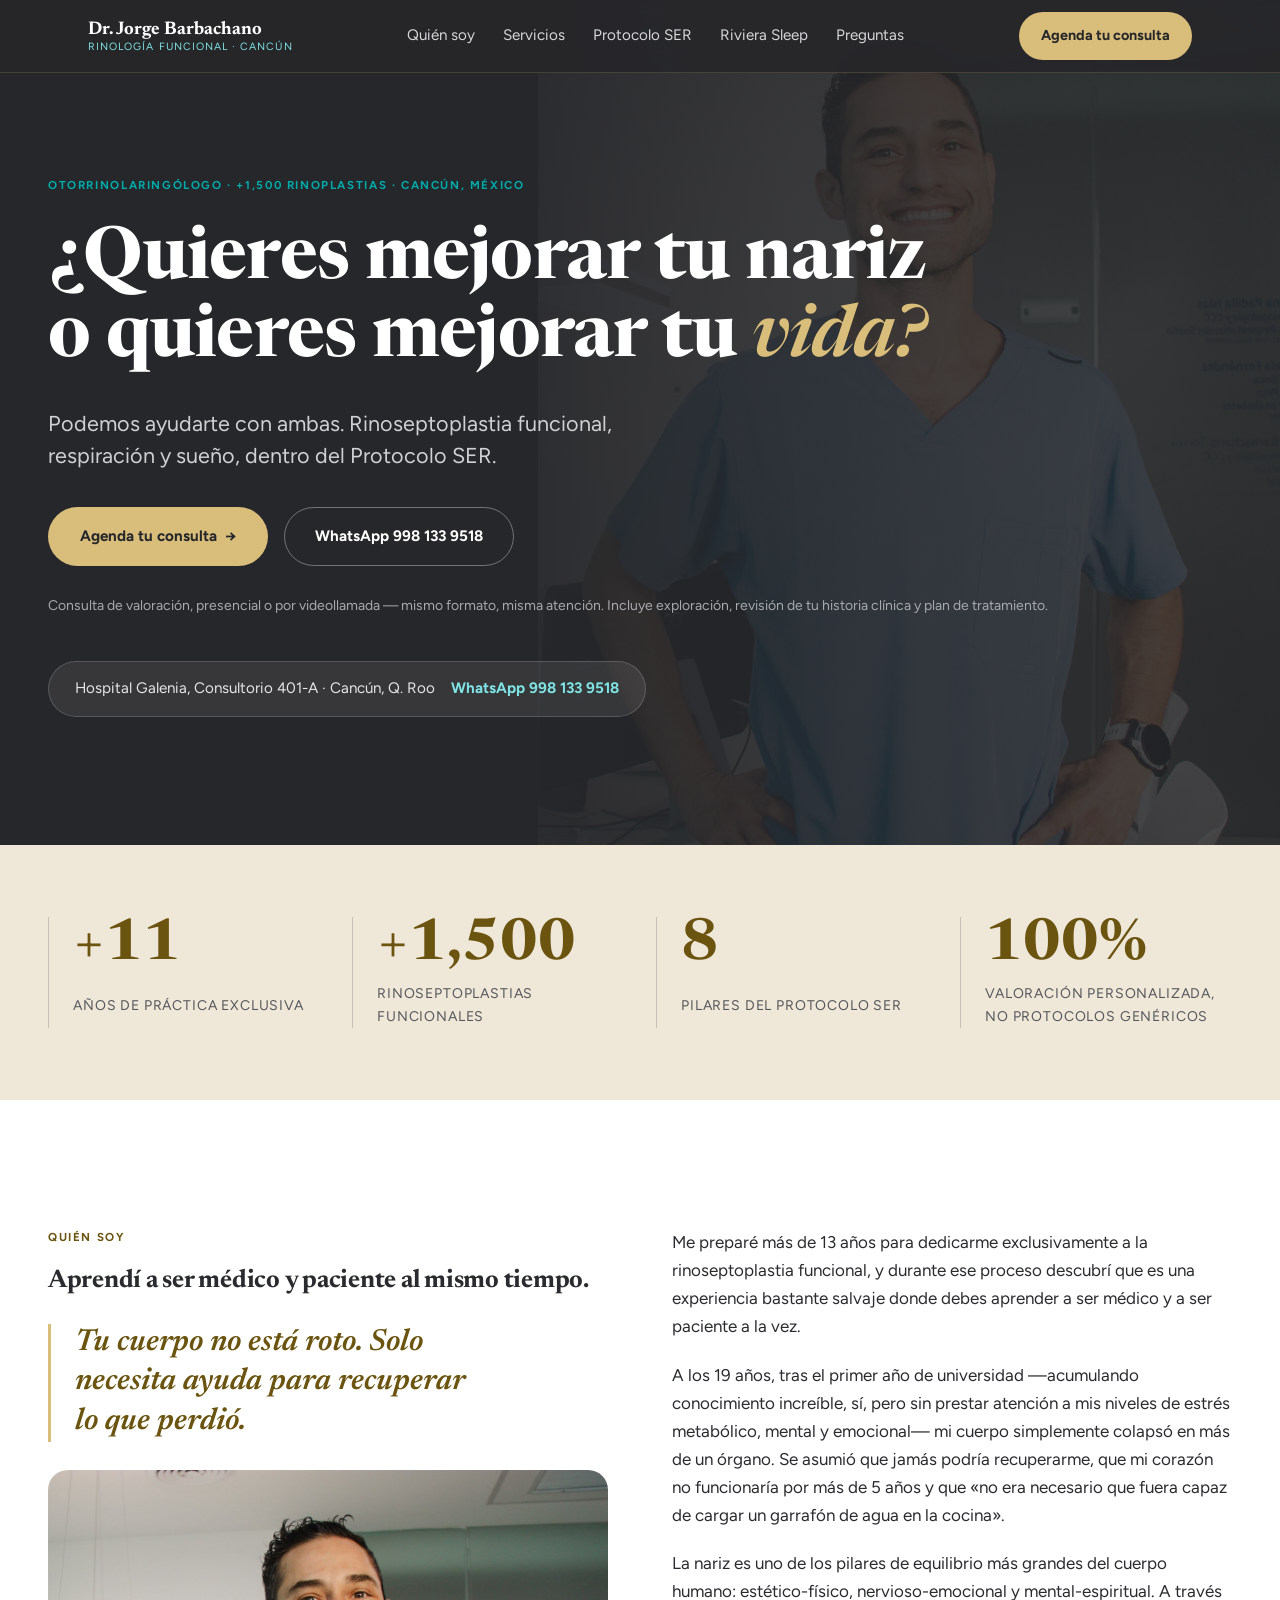
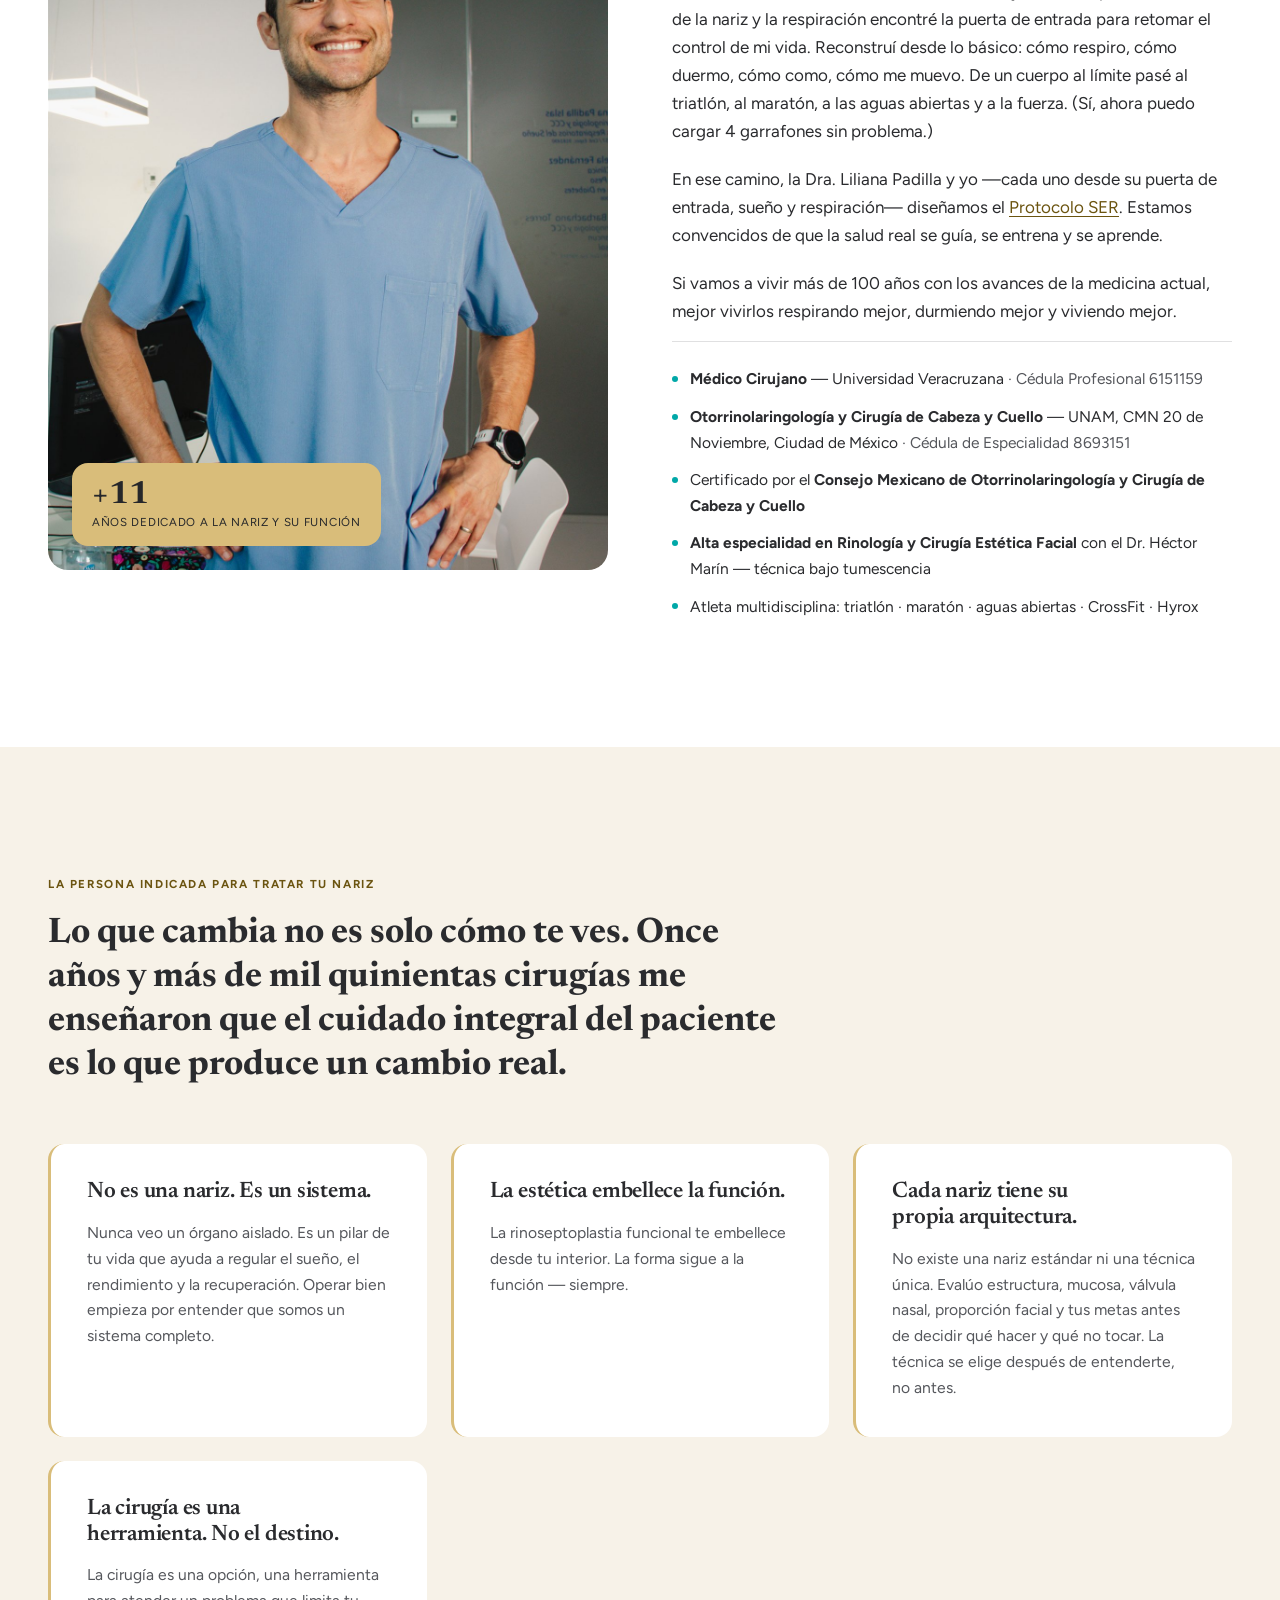
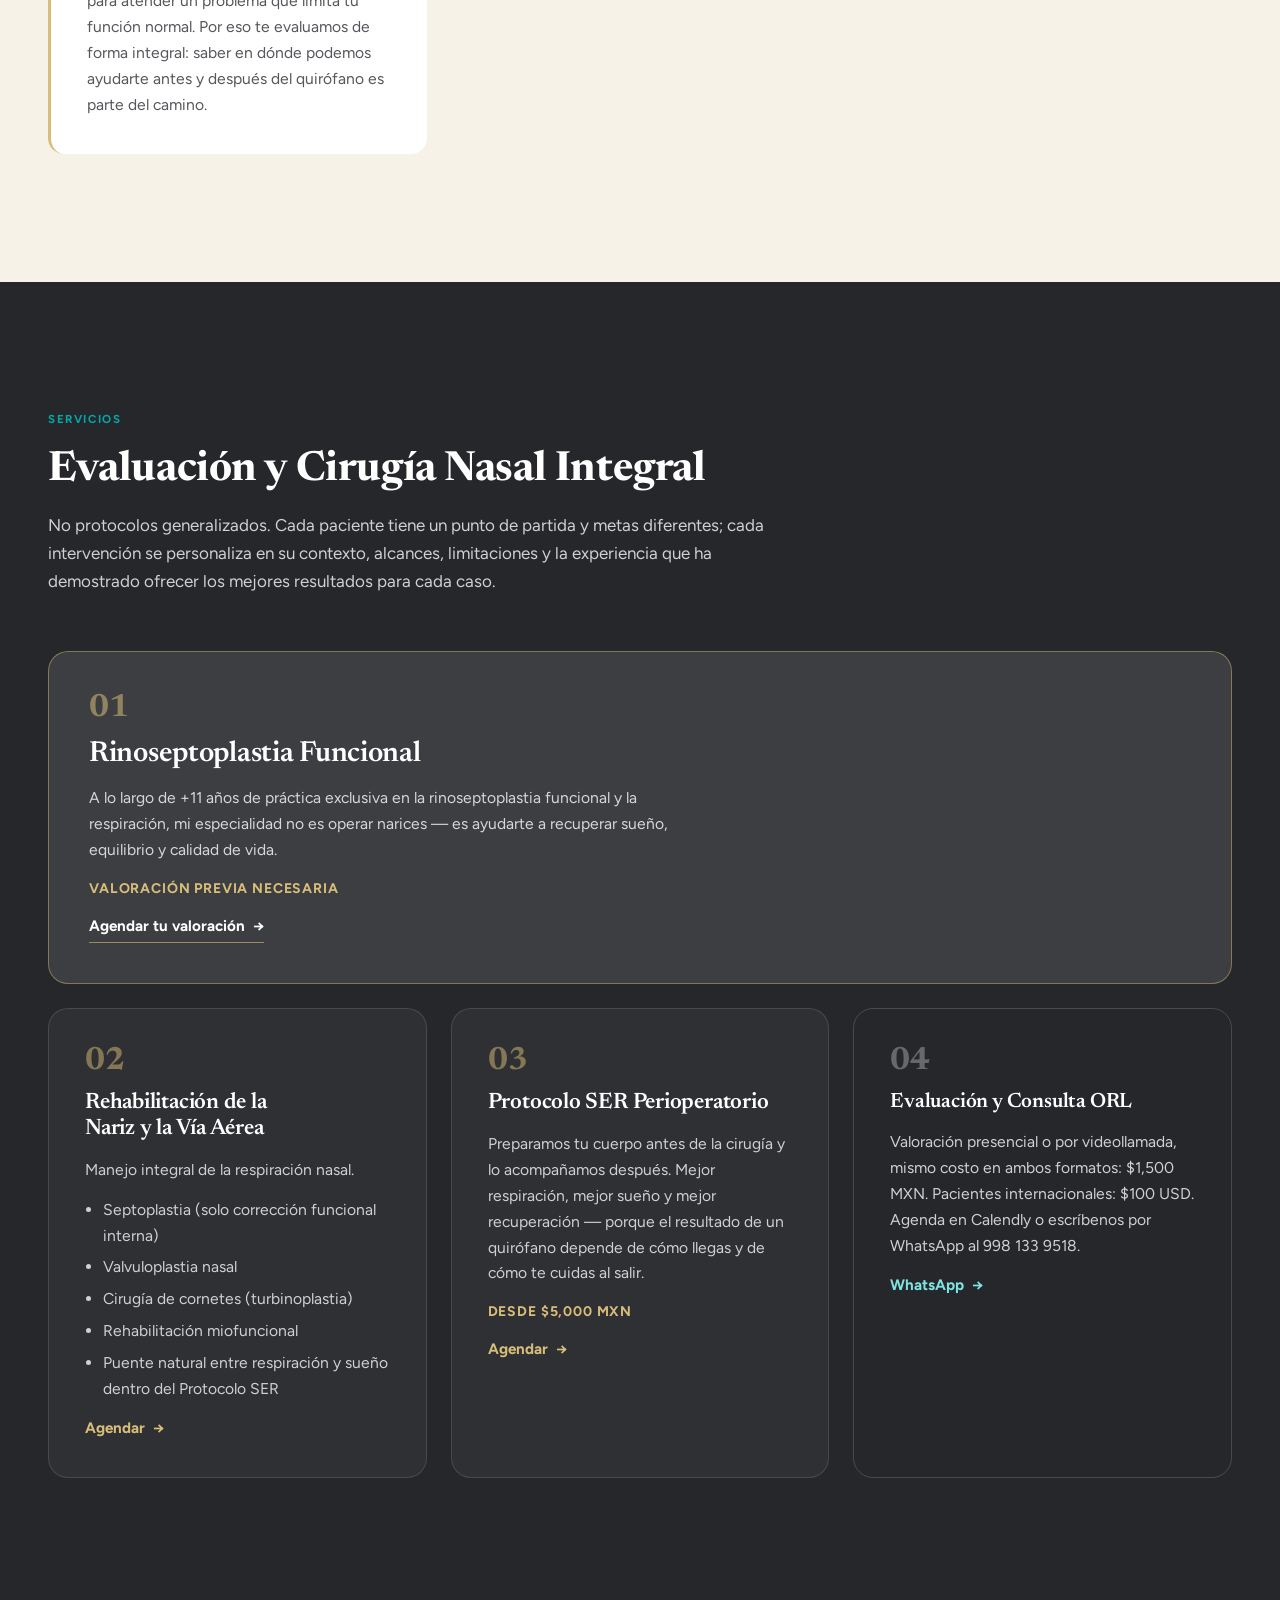
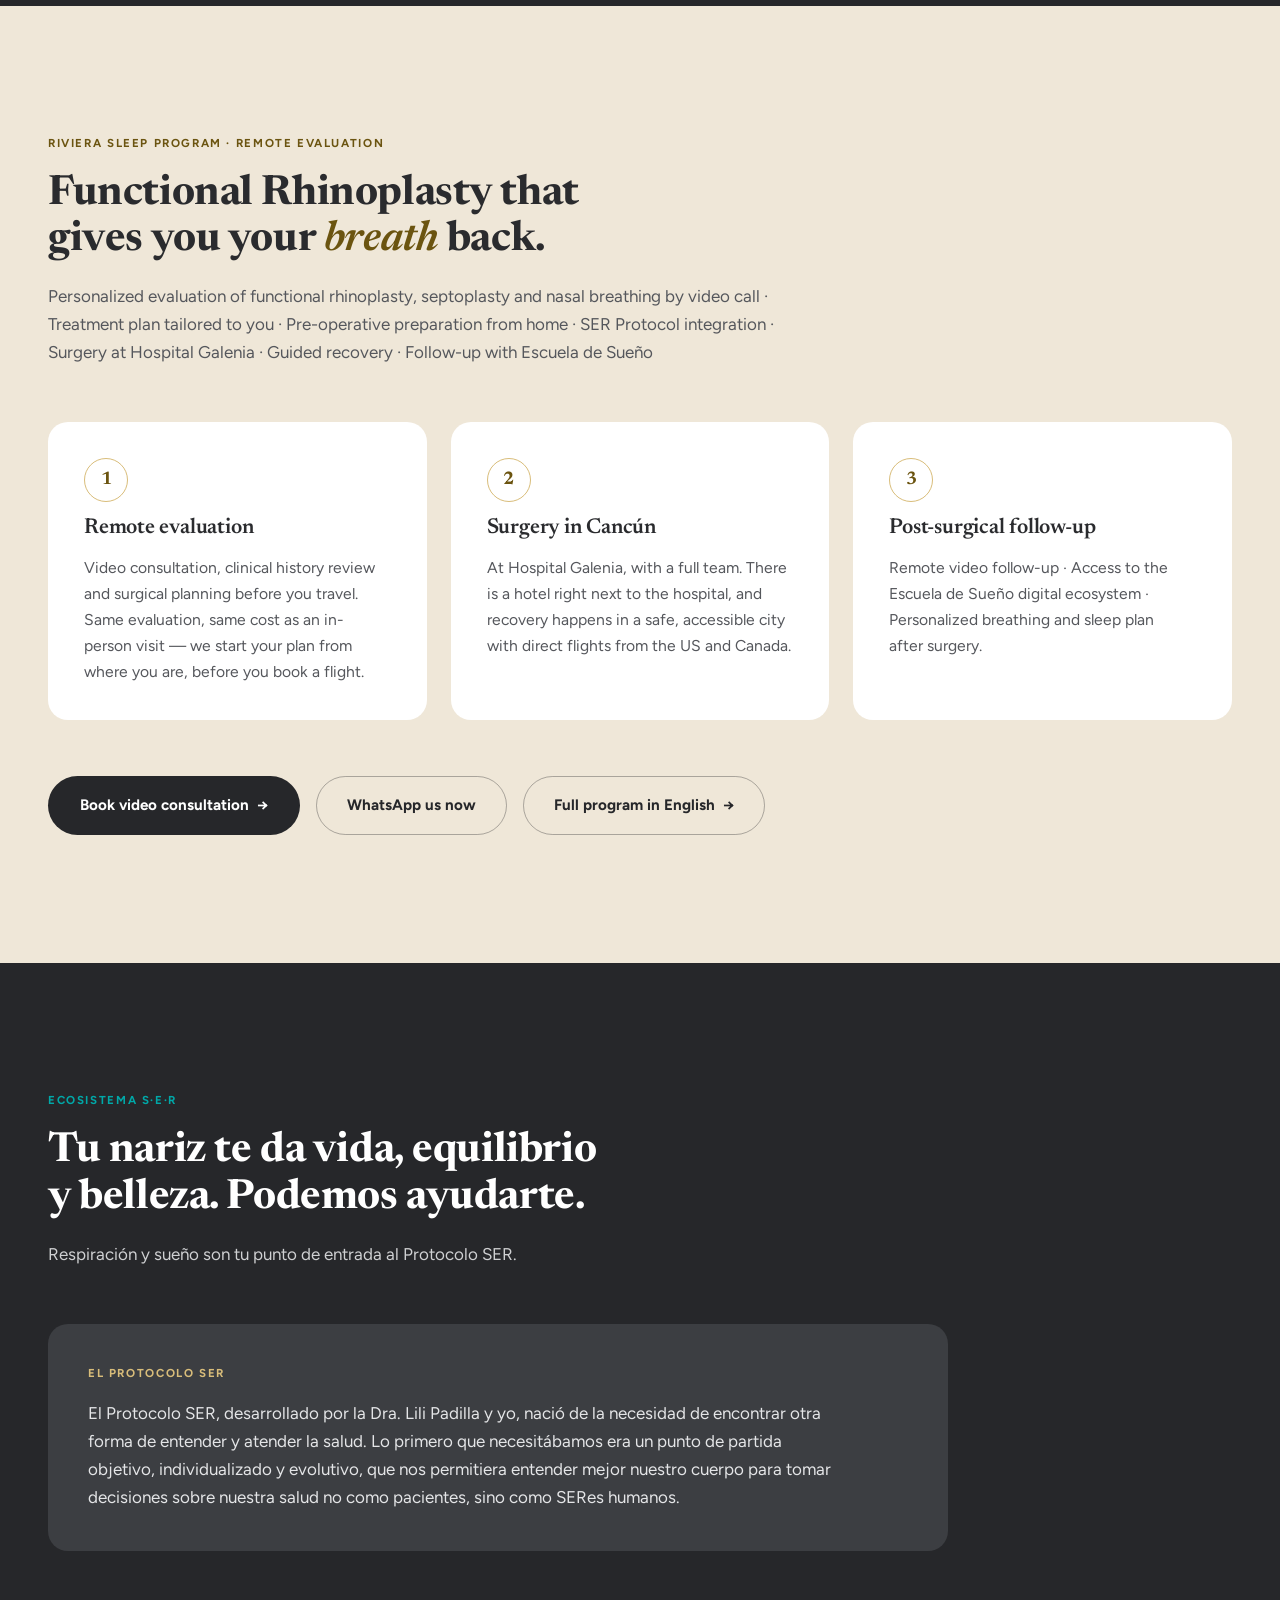
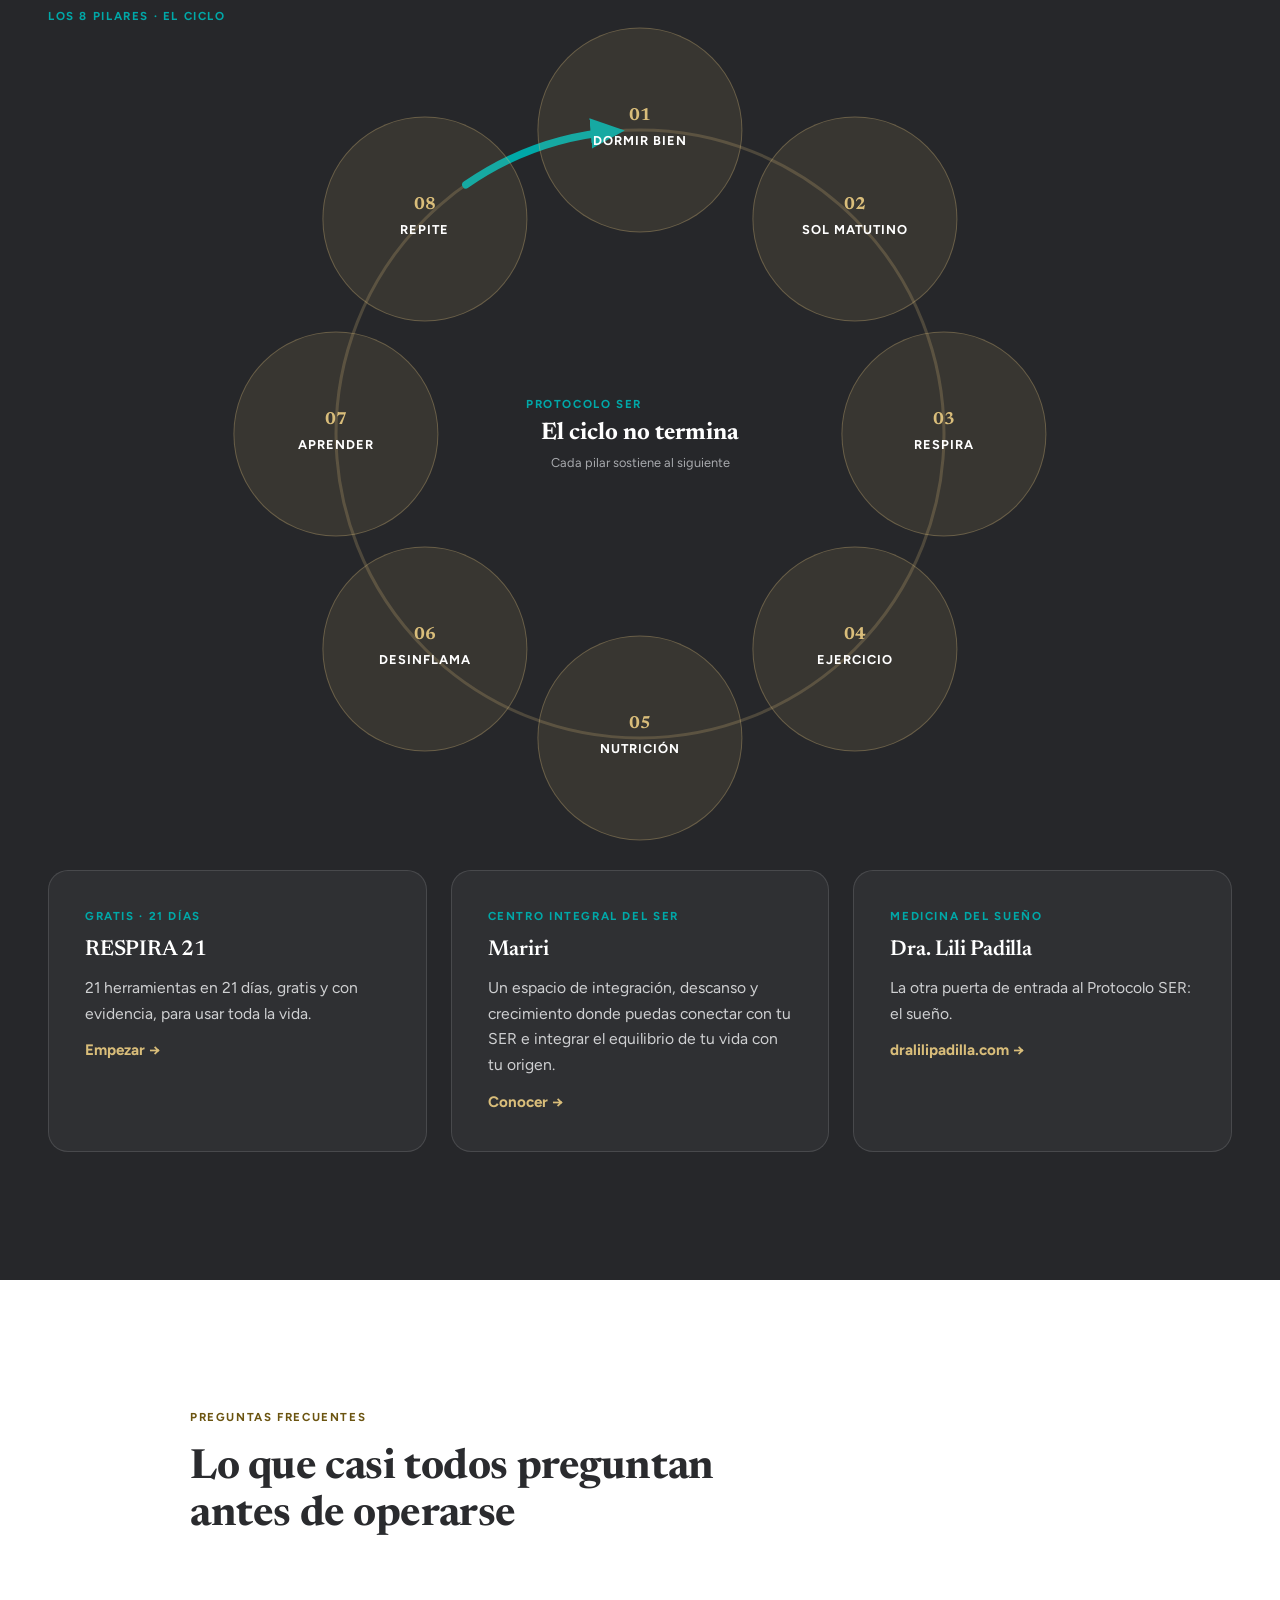
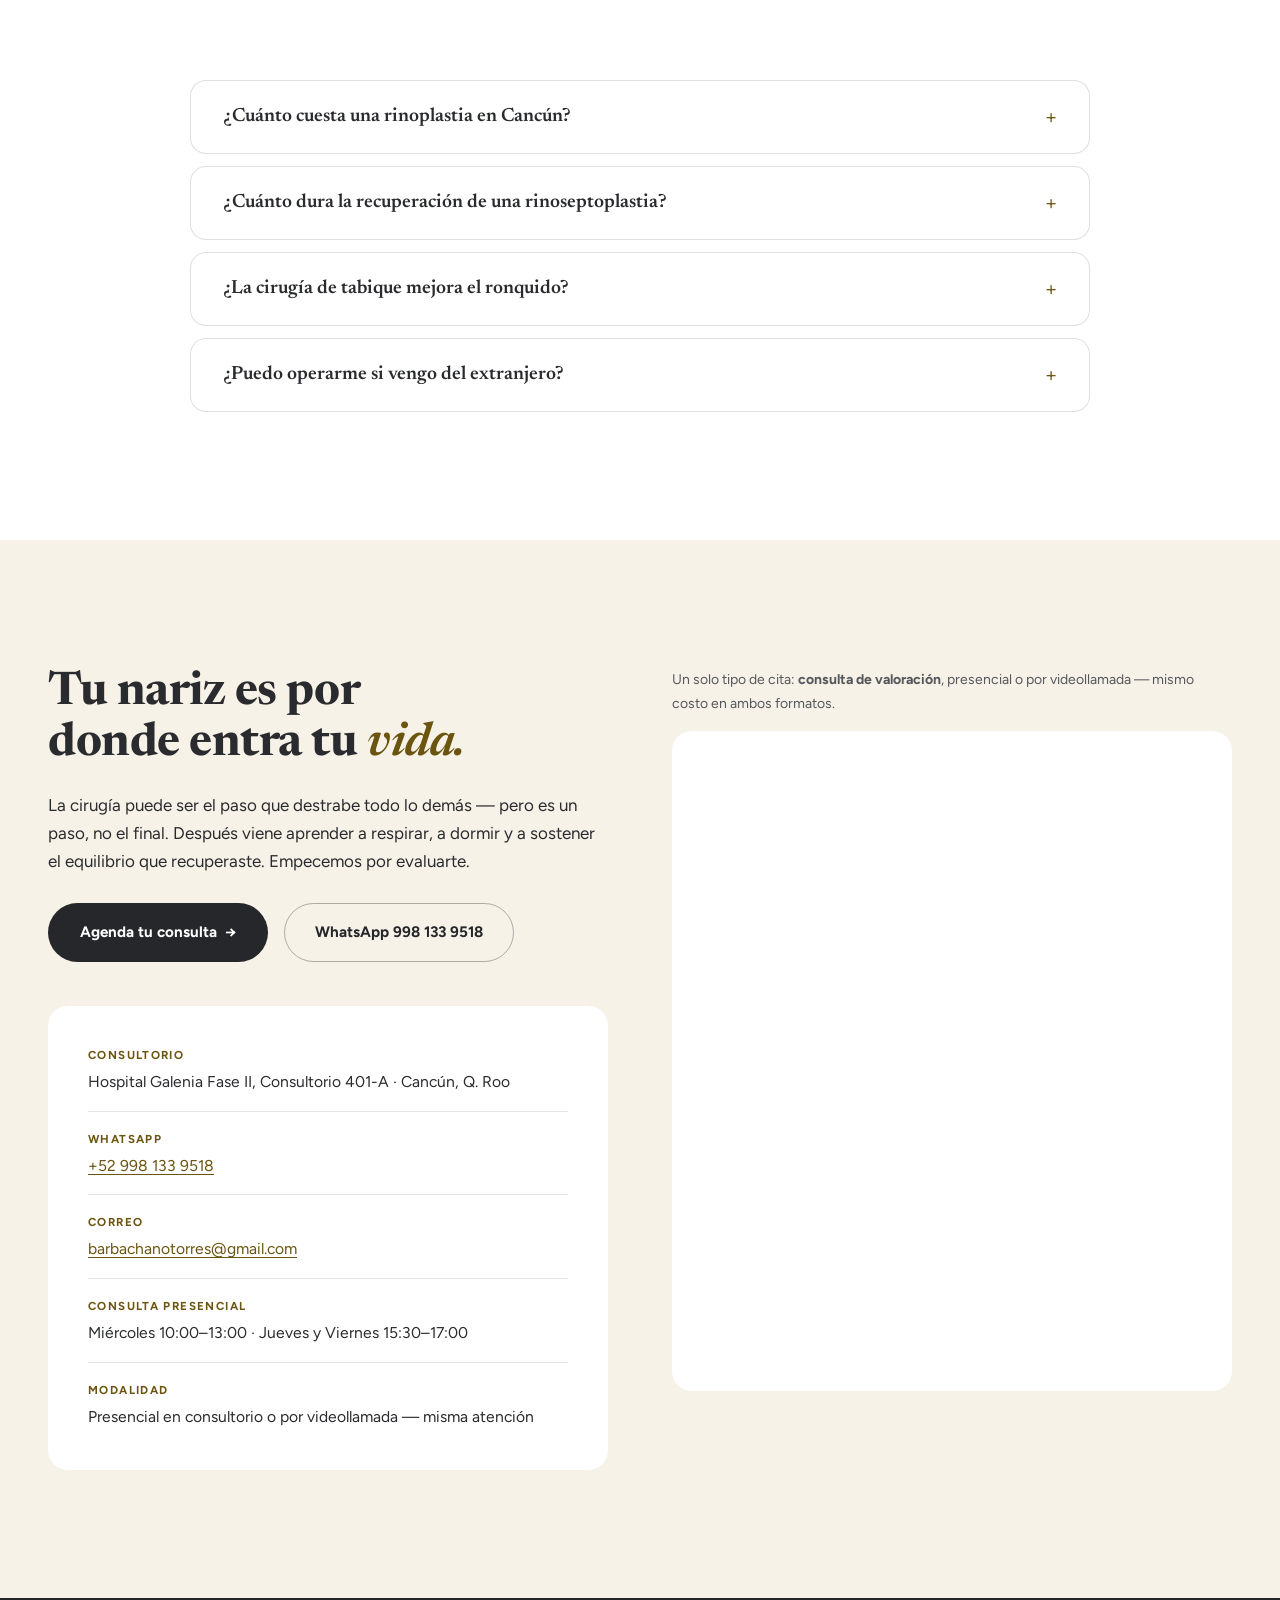
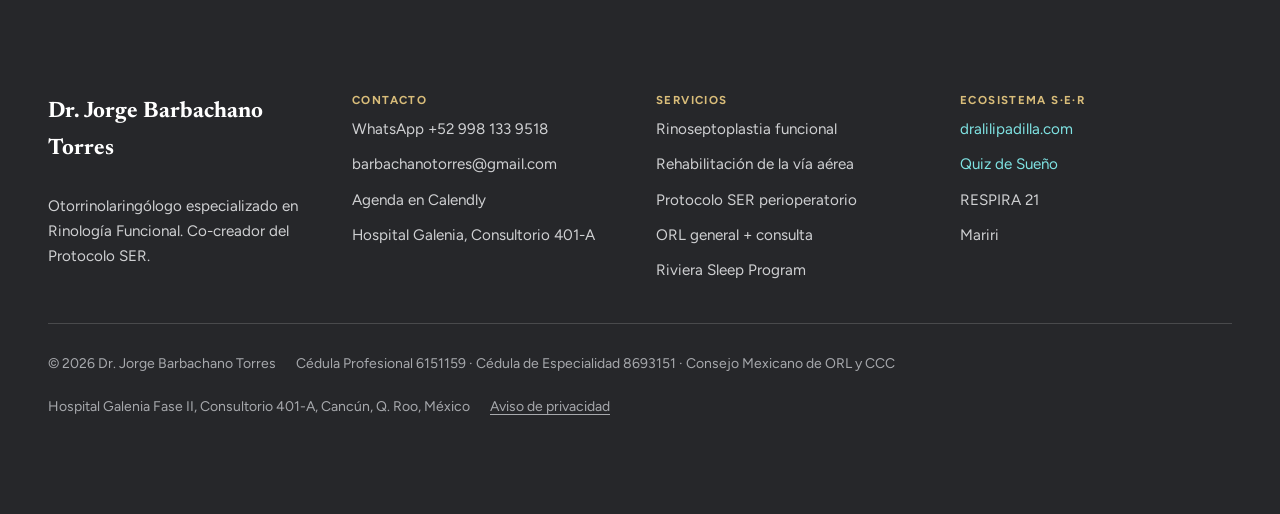
<file: index.html>
<!DOCTYPE html>
<html lang="es-MX">
<head>
  <meta charset="UTF-8">
  <meta name="viewport" content="width=device-width, initial-scale=1.0">

  <title>Rinoplastia Funcional en Cancún · Dr. Jorge Barbachano</title>
  <meta name="description" content="Rinoplastia funcional en Cancún con el Dr. Jorge Barbachano, otorrinolaringólogo. +11 años de práctica exclusiva y +1,500 cirugías. Hospital Galenia.">
  <link rel="canonical" href="https://drjorgebarbachano.com/">

  <meta name="robots" content="index, follow, max-image-preview:large, max-snippet:-1">
  <meta name="author" content="Dr. Jorge Barbachano Torres">
  <meta name="geo.region" content="MX-ROO">
  <meta name="geo.placename" content="Cancún, Quintana Roo">
  <meta name="theme-color" content="#26272a">

  <!-- Open Graph / Twitter -->
  <meta property="og:type" content="website">
  <meta property="og:site_name" content="Dr. Jorge Barbachano Torres">
  <meta property="og:title" content="Rinoplastia Funcional en Cancún · Dr. Jorge Barbachano">
  <meta property="og:description" content="¿Quieres mejorar tu nariz o quieres mejorar tu vida? Podemos ayudarte con ambas. +11 años de práctica exclusiva en rinoseptoplastia funcional. Cancún, México.">
  <meta property="og:url" content="https://drjorgebarbachano.com/">
  <meta property="og:image" content="https://drjorgebarbachano.com/assets/img/jorge-consultorio.jpg">
  <meta property="og:image:alt" content="Dr. Jorge Barbachano Torres en su consultorio del Hospital Galenia, Cancún">
  <meta property="og:locale" content="es_MX">
  <meta name="twitter:card" content="summary_large_image">
  <meta name="twitter:title" content="Rinoplastia Funcional en Cancún · Dr. Jorge Barbachano">
  <meta name="twitter:description" content="+11 años de práctica exclusiva en rinoseptoplastia funcional. +1,500 cirugías. Hospital Galenia, Cancún.">
  <meta name="twitter:image" content="https://drjorgebarbachano.com/assets/img/jorge-consultorio.jpg">

  <!-- Sin hreflang hacia /riviera-sleep: no es la traducción de esta página, es
       otro producto (turismo médico para EUA y Canadá). Declararlas como
       alternates le diría a Google que son equivalentes y que eligiera una por
       idioma, lo que puede suprimir una en favor de la otra. Cada página se
       sostiene con su propio canonical. -->

  <!-- Tipografía del SER Design System: serif de display + sans humanista -->
  <link rel="preconnect" href="https://fonts.googleapis.com">
  <link rel="preconnect" href="https://fonts.gstatic.com" crossorigin>
  <link rel="stylesheet" href="https://fonts.googleapis.com/css2?family=Newsreader:ital,wght@0,400;0,600;0,700;1,600;1,700&family=Figtree:wght@400;600;700&display=swap">

  <link rel="preload" as="image" href="assets/img/jorge-consultorio.jpg" fetchpriority="high">
  <link rel="stylesheet" href="styles.css?v=5">
  <!-- Varios formatos: el SVG es el preferido por navegadores modernos, pero
       Google Search y navegadores más viejos piden /favicon.ico directamente
       sin mirar esta etiqueta — si no existe, se cae al globo genérico. -->
  <link rel="icon" href="favicon.svg" type="image/svg+xml">
  <link rel="icon" href="favicon-32.png" sizes="32x32" type="image/png">
  <link rel="icon" href="favicon-192.png" sizes="192x192" type="image/png">
  <link rel="shortcut icon" href="favicon.ico">
  <link rel="apple-touch-icon" href="apple-touch-icon.png">

  <!-- =========================================================
       Datos estructurados. La entidad Physician vive aquí y las
       subpáginas la referencian por @id, para que Google consolide
       una sola entidad en lugar de varias parciales.
       ========================================================= -->
  <script type="application/ld+json">
  {
    "@context": "https://schema.org",
    "@graph": [
      {
        "@type": "WebSite",
        "@id": "https://drjorgebarbachano.com/#website",
        "url": "https://drjorgebarbachano.com/",
        "name": "Dr. Jorge Barbachano Torres · Rinoplastia Funcional Cancún",
        "inLanguage": "es-MX",
        "publisher": { "@id": "https://drjorgebarbachano.com/#consultorio" }
      },
      {
        "@type": ["Physician", "MedicalBusiness"],
        "@id": "https://drjorgebarbachano.com/#consultorio",
        "name": "Dr. Jorge Barbachano Torres — Otorrinolaringología y Rinoplastia Funcional",
        "url": "https://drjorgebarbachano.com/",
        "image": "https://drjorgebarbachano.com/assets/img/jorge-consultorio.jpg",
        "description": "Otorrinolaringólogo especializado en rinoseptoplastia funcional en Cancún. +11 años de práctica exclusiva y +1,500 cirugías.",
        "telephone": "+52-998-133-9518",
        "email": "barbachanotorres@gmail.com",
        "priceRange": "$$",
        "currenciesAccepted": "MXN, USD",
        "address": {
          "@type": "PostalAddress",
          "streetAddress": "Hospital Galenia Fase II, Consultorio 401-A",
          "addressLocality": "Cancún",
          "addressRegion": "Quintana Roo",
          "postalCode": "77504",
          "addressCountry": "MX"
        },
        "geo": { "@type": "GeoCoordinates", "latitude": 21.1449, "longitude": -86.8236 },
        "medicalSpecialty": "Otolaryngologic",
        "areaServed": [
          { "@type": "City", "name": "Cancún" },
          { "@type": "State", "name": "Quintana Roo" },
          { "@type": "Country", "name": "México" },
          { "@type": "Country", "name": "United States" },
          { "@type": "Country", "name": "Canada" }
        ],
        "openingHoursSpecification": [
          { "@type": "OpeningHoursSpecification", "dayOfWeek": "Wednesday", "opens": "10:00", "closes": "13:00" },
          { "@type": "OpeningHoursSpecification", "dayOfWeek": "Thursday",  "opens": "15:30", "closes": "17:00" },
          { "@type": "OpeningHoursSpecification", "dayOfWeek": "Friday",    "opens": "15:30", "closes": "17:00" }
        ],
        "availableService": [
          { "@type": "MedicalProcedure", "name": "Rinoseptoplastia funcional", "procedureType": "https://schema.org/SurgicalProcedure" },
          { "@type": "MedicalProcedure", "name": "Septoplastia", "procedureType": "https://schema.org/SurgicalProcedure" },
          { "@type": "MedicalProcedure", "name": "Valvuloplastia nasal", "procedureType": "https://schema.org/SurgicalProcedure" },
          { "@type": "MedicalProcedure", "name": "Turbinoplastia (cirugía de cornetes)", "procedureType": "https://schema.org/SurgicalProcedure" },
          { "@type": "MedicalTherapy",   "name": "Rehabilitación miofuncional" }
        ],
        "sameAs": ["https://dralilipadilla.com/"]
      },
      {
        "@type": "Physician",
        "@id": "https://drjorgebarbachano.com/#dr-jorge",
        "name": "Dr. Jorge Barbachano Torres",
        "honorificPrefix": "Dr.",
        "jobTitle": "Otorrinolaringólogo · Rinología y Cirugía Estética Facial",
        "url": "https://drjorgebarbachano.com/",
        "image": "https://drjorgebarbachano.com/assets/img/jorge-consultorio.jpg",
        "medicalSpecialty": "Otolaryngologic",
        "worksFor": { "@id": "https://drjorgebarbachano.com/#consultorio" },
        "alumniOf": [
          { "@type": "CollegeOrUniversity", "name": "Universidad Veracruzana" },
          { "@type": "CollegeOrUniversity", "name": "Universidad Nacional Autónoma de México" }
        ],
        "identifier": [
          { "@type": "PropertyValue", "name": "Cédula Profesional", "value": "6151159" },
          { "@type": "PropertyValue", "name": "Cédula de Especialidad", "value": "8693151" }
        ],
        "memberOf": { "@type": "Organization", "name": "Consejo Mexicano de Otorrinolaringología y Cirugía de Cabeza y Cuello" },
        "colleague": { "@type": "Physician", "name": "Dra. Liliana Padilla Islas", "url": "https://dralilipadilla.com/" }
      },
      {
        "@type": "FAQPage",
        "@id": "https://drjorgebarbachano.com/#faq",
        "mainEntity": [
          {
            "@type": "Question",
            "name": "¿Qué es la rinoplastia funcional?",
            "acceptedAnswer": {
              "@type": "Answer",
              "text": "Es una cirugía que corrige la forma y la función de la nariz al mismo tiempo. A diferencia de una rinoplastia puramente estética, trabaja también el tabique, la válvula nasal y los cornetes, de modo que el resultado no solo se ve mejor: se respira mejor. Por eso se le llama rinoseptoplastia funcional."
            }
          },
          {
            "@type": "Question",
            "name": "¿Cuánto cuesta una rinoplastia en Cancún?",
            "acceptedAnswer": {
              "@type": "Answer",
              "text": "El costo de la rinoseptoplastia funcional depende de la estructura de cada nariz y del alcance de la cirugía, así que no se cotiza sin evaluación previa. La valoración —presencial o por videollamada, con el mismo costo en ambos formatos— cuesta $1,500 MXN en México ($100 USD para pacientes internacionales) e incluye tu plan de tratamiento personalizado."
            }
          },
          {
            "@type": "Question",
            "name": "¿Cuánto dura la recuperación de una rinoseptoplastia?",
            "acceptedAnswer": {
              "@type": "Answer",
              "text": "La cirugía es ambulatoria, bajo sedación superficial y sin tapones nasales: regresas a casa el mismo día. La férula externa y los puntos se retiran alrededor del día 7. La mayoría de los pacientes vuelve a su actividad habitual entre la segunda y la tercera semana, y el ejercicio de impacto se reanuda hacia la cuarta o sexta semana. La inflamación fina cede de forma gradual durante los primeros doce meses, cuando se define el resultado final."
            }
          },
          {
            "@type": "Question",
            "name": "¿La cirugía de tabique mejora el ronquido?",
            "acceptedAnswer": {
              "@type": "Answer",
              "text": "Puede ayudar cuando la obstrucción nasal es parte del problema, pero el ronquido y la apnea del sueño rara vez tienen una sola causa. Por eso la vía aérea se evalúa completa, de la nariz a la faringe, y se estudia el sueño antes de decidir. Corregir el tabique sin entender el resto del sistema es lo que hace que muchos pacientes sigan roncando después de operarse."
            }
          },
          {
            "@type": "Question",
            "name": "¿Puedo operarme si vengo del extranjero?",
            "acceptedAnswer": {
              "@type": "Answer",
              "text": "Sí. El Riviera Sleep Program está pensado para quienes no viven en Cancún y necesitan planear su viaje: la valoración se hace por videollamada antes de que compres el vuelo, la cirugía se realiza en el Hospital Galenia —con hotel a un costado— y el seguimiento posterior continúa de forma remota. El costo de la cirugía es el mismo, vengas de donde vengas."
            }
          }
        ]
      },
      {
        "@type": "BreadcrumbList",
        "@id": "https://drjorgebarbachano.com/#breadcrumb",
        "itemListElement": [
          { "@type": "ListItem", "position": 1, "name": "Inicio", "item": "https://drjorgebarbachano.com/" }
        ]
      }
    ]
  }
  </script>
</head>

<body>
<a class="skip-link" href="#main">Saltar al contenido</a>

<!-- ============================== NAV ============================== -->
<header class="nav">
  <div class="nav__inner">
    <a class="brand" href="#inicio">
      Dr. Jorge Barbachano
      <small>Rinología funcional · Cancún</small>
    </a>

    <nav class="nav__links" aria-label="Navegación principal">
      <a href="#quien-soy">Quién soy</a>
      <a href="#servicios">Servicios</a>
      <a href="#ecosistema">Protocolo SER</a>
      <a href="#international">Riviera Sleep</a>
      <a href="#faq">Preguntas</a>
    </nav>

    <a class="btn btn--gold nav__cta" href="https://calendly.com/drjorgebarbachano?utm_source=web&utm_medium=nav" target="_blank" rel="noopener">
      Agenda tu consulta
    </a>

    <button class="nav__toggle" id="navToggle" type="button" aria-expanded="false" aria-controls="menu">Menú</button>
  </div>
</header>

<div class="menu" id="menu">
  <a href="#quien-soy">Quién soy</a>
  <a href="#servicios">Servicios</a>
  <a href="#ecosistema">Protocolo SER</a>
  <a href="#international">Riviera Sleep</a>
  <a href="#faq">Preguntas frecuentes</a>
  <a href="#contacto">Contacto</a>
  <a class="btn btn--gold" href="https://calendly.com/drjorgebarbachano?utm_source=web&utm_medium=menu" target="_blank" rel="noopener">
    Agenda tu consulta <span class="arrow" aria-hidden="true">→</span>
  </a>
  <a class="btn btn--outline-light" href="https://wa.me/529981339518?text=Hola%20Dr.%20Barbachano%2C%20quiero%20agendar%20una%20consulta" target="_blank" rel="noopener">
    WhatsApp 998 133 9518
  </a>
</div>

<main id="main">

<!-- ============================== HERO ============================== -->
<header class="hero" id="inicio">
  <img class="hero__bg" src="assets/img/jorge-consultorio.jpg" alt="" aria-hidden="true"
       fetchpriority="high" width="1200" height="1500">
  <div class="hero__inner">
    <span class="eyebrow">Otorrinolaringólogo · +1,500 rinoplastias · Cancún, México</span>
    <h1>¿Quieres mejorar tu nariz o quieres mejorar tu <em class="gold-em">vida?</em></h1>
    <p class="hero__lede">
      Podemos ayudarte con ambas. Rinoseptoplastia funcional, respiración y sueño,
      dentro del Protocolo SER.
    </p>

    <div class="btn-row">
      <a class="btn btn--gold" href="https://calendly.com/drjorgebarbachano?utm_source=web&utm_medium=hero" target="_blank" rel="noopener">
        Agenda tu consulta <span class="arrow" aria-hidden="true">→</span>
      </a>
      <a class="btn btn--outline-light" href="https://wa.me/529981339518?text=Hola%20Dr.%20Barbachano%2C%20quiero%20agendar%20una%20consulta" target="_blank" rel="noopener">
        WhatsApp 998 133 9518
      </a>
    </div>
    <span class="note">
      Consulta de valoración, presencial o por videollamada — mismo formato, misma atención.
      Incluye exploración, revisión de tu historia clínica y plan de tratamiento.
    </span>

    <div class="hero-badge">
      <span>Hospital Galenia, Consultorio 401-A · Cancún, Q. Roo</span>
      <a href="https://wa.me/529981339518?text=Hola%20Dr.%20Barbachano%2C%20quiero%20agendar%20una%20consulta" target="_blank" rel="noopener">WhatsApp 998 133 9518</a>
    </div>
  </div>
</header>

<!-- ============================== CIFRAS ============================== -->
<section class="section section--arena" style="padding-block: clamp(48px, 7vw, 72px);" aria-label="Cifras">
  <ul class="wrap stats reveal">
    <li class="stat"><span class="stat__n">+11</span><span class="stat__l">Años de práctica exclusiva</span></li>
    <li class="stat"><span class="stat__n">+1,500</span><span class="stat__l">Rinoseptoplastias funcionales</span></li>
    <li class="stat"><span class="stat__n">8</span><span class="stat__l">Pilares del Protocolo SER</span></li>
    <li class="stat"><span class="stat__n">100%</span><span class="stat__l">Valoración personalizada, no protocolos genéricos</span></li>
  </ul>
</section>

<!-- ============================== QUIÉN SOY ============================== -->
<section class="section section--white" id="quien-soy">
  <div class="wrap split">

    <div class="col reveal">
      <span class="eyebrow">Quién soy</span>
      <h2>Aprendí a ser médico y paciente al mismo tiempo.</h2>
      <blockquote class="quote">Tu cuerpo no está roto. Solo necesita ayuda para recuperar lo que perdió.</blockquote>

      <figure class="portrait">
        <img src="assets/img/jorge-consultorio.jpg"
             alt="Dr. Jorge Barbachano Torres, otorrinolaringólogo, en su consultorio del Hospital Galenia en Cancún"
             loading="lazy" width="1200" height="1500">
        <figcaption>
          <b>+11</b>
          <span>Años dedicado a la nariz y su función</span>
        </figcaption>
      </figure>
    </div>

    <div class="reveal" style="--d:120ms">
      <div class="prose">
        <p>
          Me preparé más de 13 años para dedicarme exclusivamente a la rinoseptoplastia funcional,
          y durante ese proceso descubrí que es una experiencia bastante salvaje donde debes
          aprender a ser médico y a ser paciente a la vez.
        </p>
        <p>
          A los 19 años, tras el primer año de universidad —acumulando conocimiento increíble, sí,
          pero sin prestar atención a mis niveles de estrés metabólico, mental y emocional— mi
          cuerpo simplemente colapsó en más de un órgano. Se asumió que jamás podría recuperarme,
          que mi corazón no funcionaría por más de 5 años y que «no era necesario que fuera capaz
          de cargar un garrafón de agua en la cocina».
        </p>
        <p>
          La nariz es uno de los pilares de equilibrio más grandes del cuerpo humano:
          estético-físico, nervioso-emocional y mental-espiritual. A través de la nariz y la
          respiración encontré la puerta de entrada para retomar el control de mi vida. Reconstruí
          desde lo básico: cómo respiro, cómo duermo, cómo como, cómo me muevo. De un cuerpo al
          límite pasé al triatlón, al maratón, a las aguas abiertas y a la fuerza. (Sí, ahora
          puedo cargar 4 garrafones sin problema.)
        </p>
        <p>
          En ese camino, la Dra. Liliana Padilla y yo —cada uno desde su puerta de entrada, sueño
          y respiración— diseñamos el <a href="#ecosistema">Protocolo SER</a>. Estamos convencidos
          de que la salud real se guía, se entrena y se aprende.
        </p>
        <p>
          Si vamos a vivir más de 100 años con los avances de la medicina actual, mejor vivirlos
          respirando mejor, durmiendo mejor y viviendo mejor.
        </p>
      </div>

      <ul class="creds">
        <li><span><strong>Médico Cirujano</strong> — Universidad Veracruzana <span class="cedula">· Cédula Profesional 6151159</span></span></li>
        <li><span><strong>Otorrinolaringología y Cirugía de Cabeza y Cuello</strong> — UNAM, CMN 20 de Noviembre, Ciudad de México <span class="cedula">· Cédula de Especialidad 8693151</span></span></li>
        <li><span>Certificado por el <strong>Consejo Mexicano de Otorrinolaringología y Cirugía de Cabeza y Cuello</strong></span></li>
        <li><span><strong>Alta especialidad en Rinología y Cirugía Estética Facial</strong> con el Dr. Héctor Marín — técnica bajo tumescencia</span></li>
        <li><span>Atleta multidisciplina: triatlón · maratón · aguas abiertas · CrossFit · Hyrox</span></li>
      </ul>
    </div>

  </div>
</section>

<!-- ============================== ENFOQUE ============================== -->
<section class="section section--crema" aria-labelledby="enfoque-t">
  <div class="wrap stack">
    <div class="head reveal">
      <span class="eyebrow">La persona indicada para tratar tu nariz</span>
      <p id="enfoque-t" style="font-family:var(--f-serif);font-weight:700;font-size:clamp(1.5rem,3vw,2.2rem);line-height:1.25;color:var(--txt)">
        Lo que cambia no es solo cómo te ves. Once años y más de mil quinientas cirugías me
        enseñaron que el cuidado integral del paciente es lo que produce un cambio real.
      </p>
    </div>

    <div class="grid-auto">
      <article class="pillar reveal">
        <h3>No es una nariz. Es un sistema.</h3>
        <p>
          Nunca veo un órgano aislado. Es un pilar de tu vida que ayuda a regular el sueño, el
          rendimiento y la recuperación. Operar bien empieza por entender que somos un sistema
          completo.
        </p>
      </article>
      <article class="pillar reveal" style="--d:80ms">
        <h3>La estética embellece la función.</h3>
        <p>
          La rinoseptoplastia funcional te embellece desde tu interior. La forma sigue a la
          función — siempre.
        </p>
      </article>
      <article class="pillar reveal" style="--d:160ms">
        <h3>Cada nariz tiene su propia arquitectura.</h3>
        <p>
          No existe una nariz estándar ni una técnica única. Evalúo estructura, mucosa, válvula
          nasal, proporción facial y tus metas antes de decidir qué hacer y qué no tocar. La
          técnica se elige después de entenderte, no antes.
        </p>
      </article>
      <article class="pillar reveal" style="--d:240ms">
        <h3>La cirugía es una herramienta. No el destino.</h3>
        <p>
          La cirugía es una opción, una herramienta para atender un problema que limita tu función
          normal. Por eso te evaluamos de forma integral: saber en dónde podemos ayudarte antes y
          después del quirófano es parte del camino.
        </p>
      </article>
    </div>
  </div>
</section>

<!-- ============================== SERVICIOS ============================== -->
<section class="section section--carbon" id="servicios">
  <div class="wrap stack">
    <div class="head reveal">
      <span class="eyebrow">Servicios</span>
      <h2>Evaluación y Cirugía Nasal Integral</h2>
      <p>
        No protocolos generalizados. Cada paciente tiene un punto de partida y metas diferentes;
        cada intervención se personaliza en su contexto, alcances, limitaciones y la experiencia
        que ha demostrado ofrecer los mejores resultados para cada caso.
      </p>
    </div>

    <div style="display:grid;gap:var(--sp-6)">
      <article class="svc svc--star reveal">
        <span class="svc__n">01</span>
        <h3>Rinoseptoplastia Funcional</h3>
        <p>
          A lo largo de +11 años de práctica exclusiva en la rinoseptoplastia funcional y la
          respiración, mi especialidad no es operar narices — es ayudarte a recuperar sueño,
          equilibrio y calidad de vida.
        </p>
        <span class="svc__price">Valoración previa necesaria</span>
        <a class="svc__link" href="https://calendly.com/drjorgebarbachano?utm_source=web&utm_medium=servicio-rinoseptoplastia" target="_blank" rel="noopener">
          Agendar tu valoración <span class="arrow" aria-hidden="true">→</span>
        </a>
      </article>

      <div class="grid-auto grid-auto--services">
        <article class="svc reveal">
          <span class="svc__n">02</span>
          <h3>Rehabilitación de la Nariz y la Vía Aérea</h3>
          <p>Manejo integral de la respiración nasal.</p>
          <ul>
            <li>Septoplastia (solo corrección funcional interna)</li>
            <li>Valvuloplastia nasal</li>
            <li>Cirugía de cornetes (turbinoplastia)</li>
            <li>Rehabilitación miofuncional</li>
            <li>Puente natural entre respiración y sueño dentro del Protocolo SER</li>
          </ul>
          <a class="svc__link" href="https://calendly.com/drjorgebarbachano?utm_source=web&utm_medium=servicio-via-aerea" target="_blank" rel="noopener">
            Agendar <span class="arrow" aria-hidden="true">→</span>
          </a>
        </article>

        <article class="svc reveal" style="--d:80ms">
          <span class="svc__n">03</span>
          <h3>Protocolo SER Perioperatorio</h3>
          <p>
            Preparamos tu cuerpo antes de la cirugía y lo acompañamos después. Mejor respiración,
            mejor sueño y mejor recuperación — porque el resultado de un quirófano depende de cómo
            llegas y de cómo te cuidas al salir.
          </p>
          <span class="svc__price">Desde $5,000 MXN</span>
          <a class="svc__link" href="https://calendly.com/drjorgebarbachano?utm_source=web&utm_medium=servicio-ser-perioperatorio" target="_blank" rel="noopener">
            Agendar <span class="arrow" aria-hidden="true">→</span>
          </a>
        </article>

        <article class="svc svc--quiet reveal" style="--d:160ms">
          <span class="svc__n">04</span>
          <h3>Evaluación y Consulta ORL</h3>
          <p>
            Valoración presencial o por videollamada, mismo costo en ambos formatos: $1,500 MXN. Pacientes internacionales: $100 USD.
            Agenda en Calendly o escríbenos por WhatsApp al 998 133 9518.
          </p>
          <a class="svc__link" href="https://wa.me/529981339518?text=Hola%20Dr.%20Barbachano%2C%20quiero%20agendar%20una%20consulta" target="_blank" rel="noopener">
            WhatsApp <span class="arrow" aria-hidden="true">→</span>
          </a>
        </article>
      </div>
    </div>
  </div>
</section>

<!-- ============================== RIVIERA SLEEP PROGRAM ============================== -->
<section class="section section--arena" id="international">
  <div class="wrap stack">
    <div class="head reveal">
      <span class="eyebrow" lang="en">Riviera Sleep Program · Remote Evaluation</span>
      <h2 lang="en">Functional Rhinoplasty that gives you your <em class="gold-em gold-em--light">breath</em> back.</h2>
      <p lang="en">
        Personalized evaluation of functional rhinoplasty, septoplasty and nasal breathing by video
        call · Treatment plan tailored to you · Pre-operative preparation from home · SER Protocol
        integration · Surgery at Hospital Galenia · Guided recovery · Follow-up with Escuela de Sueño
      </p>
    </div>

    <div class="grid-auto grid-auto--narrow">
      <article class="step reveal" lang="en">
        <span class="step__n" aria-hidden="true">1</span>
        <h3>Remote evaluation</h3>
        <p>
          Video consultation, clinical history review and surgical planning before you travel.
          Same evaluation, same cost as an in-person visit — we start your plan from where you
          are, before you book a flight.
        </p>
      </article>
      <article class="step reveal" style="--d:80ms" lang="en">
        <span class="step__n" aria-hidden="true">2</span>
        <h3>Surgery in Cancún</h3>
        <p>
          At Hospital Galenia, with a full team. There is a hotel right next to the hospital, and
          recovery happens in a safe, accessible city with direct flights from the US and Canada.
        </p>
      </article>
      <article class="step reveal" style="--d:160ms" lang="en">
        <span class="step__n" aria-hidden="true">3</span>
        <h3>Post-surgical follow-up</h3>
        <p>
          Remote video follow-up · Access to the Escuela de Sueño digital ecosystem · Personalized
          breathing and sleep plan after surgery.
        </p>
      </article>
    </div>

    <div class="btn-row reveal">
      <a class="btn btn--dark" lang="en" href="https://calendly.com/drjorgebarbachano?utm_source=web&utm_medium=hero-en" target="_blank" rel="noopener">
        Book video consultation <span class="arrow" aria-hidden="true">→</span>
      </a>
      <a class="btn btn--outline-dark" lang="en" href="https://wa.me/529981339518?text=Hi%20Dr.%20Barbachano%2C%20I%27d%20like%20to%20book%20a%20video%20consultation" target="_blank" rel="noopener">
        WhatsApp us now
      </a>
      <a class="btn btn--outline-dark" lang="en" href="/riviera-sleep">
        Full program in English <span class="arrow" aria-hidden="true">→</span>
      </a>
    </div>
  </div>
</section>

<!-- ============================== ECOSISTEMA S·E·R ============================== -->
<section class="section section--carbon" id="ecosistema">
  <div class="wrap stack">

    <div class="head reveal">
      <span class="eyebrow">Ecosistema S·E·R</span>
      <h2>Tu nariz te da vida, equilibrio y belleza. Podemos ayudarte.</h2>
      <p>Respiración y sueño son tu punto de entrada al Protocolo SER.</p>
    </div>

    <div class="panel reveal">
      <span class="eyebrow">El Protocolo SER</span>
      <p>
        El Protocolo SER, desarrollado por la Dra. Lili Padilla y yo, nació de la necesidad de
        encontrar otra forma de entender y atender la salud. Lo primero que necesitábamos era un
        punto de partida objetivo, individualizado y evolutivo, que nos permitiera entender mejor
        nuestro cuerpo para tomar decisiones sobre nuestra salud no como pacientes, sino como
        SERes humanos.
      </p>
    </div>

    <!-- Los 8 Pilares como ciclo. Se muestran siempre completos y en este
         orden: "Repetir" cierra el círculo, es intencional. -->
    <div class="wheel-block reveal">
      <span class="eyebrow">Los 8 Pilares · el ciclo</span>

      <div class="wheel">
        <svg class="wheel__ring" viewBox="0 0 100 100" aria-hidden="true">
          <circle cx="50" cy="50" r="40" fill="none" stroke="rgba(217,189,122,.22)" stroke-width=".4"></circle>
          <defs>
            <marker id="jb-arrow" viewBox="0 0 10 10" refX="6" refY="5" markerWidth="5" markerHeight="5" orient="auto-start-reverse">
              <path d="M 0 1 L 9 5 L 0 9 z" fill="#00a8a8"></path>
            </marker>
          </defs>
          <path d="M 27.1 17.2 A 40 40 0 0 1 46.5 10.2" fill="none" stroke="#00a8a8"
                stroke-width="1" stroke-linecap="round" marker-end="url(#jb-arrow)"></path>
        </svg>

        <div class="wheel__core">
          <span class="eyebrow">Protocolo SER</span>
          <b>El ciclo no termina</b>
          <small>Cada pilar sostiene al siguiente</small>
        </div>

        <div class="wheel__node" style="left:50%;top:10%"><b>01</b><span>Dormir bien</span></div>
        <div class="wheel__node" style="left:78.3%;top:21.7%"><b>02</b><span>Sol matutino</span></div>
        <div class="wheel__node" style="left:90%;top:50%"><b>03</b><span>Respira</span></div>
        <div class="wheel__node" style="left:78.3%;top:78.3%"><b>04</b><span>Ejercicio</span></div>
        <div class="wheel__node" style="left:50%;top:90%"><b>05</b><span>Nutrición</span></div>
        <div class="wheel__node" style="left:21.7%;top:78.3%"><b>06</b><span>Desinflama</span></div>
        <div class="wheel__node" style="left:10%;top:50%"><b>07</b><span>Aprender</span></div>
        <div class="wheel__node" style="left:21.7%;top:21.7%"><b>08</b><span>Repite</span></div>
      </div>

      <ul class="wheel-chips">
        <li><b>01</b><span>Dormir bien</span></li>
        <li><b>02</b><span>Sol matutino</span></li>
        <li><b>03</b><span>Respira</span></li>
        <li><b>04</b><span>Ejercicio</span></li>
        <li><b>05</b><span>Nutrición</span></li>
        <li><b>06</b><span>Desinflama</span></li>
        <li><b>07</b><span>Aprender</span></li>
        <li><b>08</b><span>Repite</span></li>
      </ul>
    </div>

    <div class="grid-auto grid-auto--narrow">
      <article class="eco reveal">
        <span class="eyebrow">Gratis · 21 días</span>
        <h3>RESPIRA 21</h3>
        <p>21 herramientas en 21 días, gratis y con evidencia, para usar toda la vida.</p>
        <a href="https://dralilipadilla.com/protocolo-ser" target="_blank" rel="noopener">Empezar →</a>
      </article>
      <article class="eco reveal" style="--d:80ms">
        <span class="eyebrow">Centro Integral del SER</span>
        <h3>Mariri</h3>
        <p>
          Un espacio de integración, descanso y crecimiento donde puedas conectar con tu SER e
          integrar el equilibrio de tu vida con tu origen.
        </p>
        <a href="https://dralilipadilla.com/protocolo-ser" target="_blank" rel="noopener">Conocer →</a>
      </article>
      <article class="eco reveal" style="--d:160ms">
        <span class="eyebrow">Medicina del sueño</span>
        <h3>Dra. Lili Padilla</h3>
        <p>La otra puerta de entrada al Protocolo SER: el sueño.</p>
        <a href="https://dralilipadilla.com/" target="_blank" rel="noopener">dralilipadilla.com →</a>
      </article>
    </div>

  </div>
</section>

<!-- ============================== FAQ ============================== -->
<section class="section section--white" id="faq">
  <div class="wrap stack" style="max-width:900px">
    <div class="head reveal">
      <span class="eyebrow">Preguntas frecuentes</span>
      <h2>Lo que casi todos preguntan antes de operarse</h2>
    </div>

    <div class="faq">
      <details class="reveal">
        <summary>¿Qué es la rinoplastia funcional?</summary>
        <div>
          <p>
            Es una cirugía que corrige la forma y la función de la nariz al mismo tiempo. A
            diferencia de una rinoplastia puramente estética, trabaja también el tabique, la
            válvula nasal y los cornetes, de modo que el resultado no solo se ve mejor: se respira
            mejor. Por eso se le llama rinoseptoplastia funcional.
          </p>
        </div>
      </details>

      <details class="reveal">
        <summary>¿Cuánto cuesta una rinoplastia en Cancún?</summary>
        <div>
          <p>
            El costo de la rinoseptoplastia funcional depende de la estructura de cada nariz y del
            alcance de la cirugía, así que no se cotiza sin evaluación previa. La valoración
            —presencial o por videollamada, con el mismo costo en ambos formatos— cuesta
            <strong>$1,500 MXN</strong> ($100 USD para pacientes internacionales) e incluye tu plan de tratamiento personalizado.
          </p>
        </div>
      </details>

      <details class="reveal">
        <summary>¿Cuánto dura la recuperación de una rinoseptoplastia?</summary>
        <div>
          <p>
            La cirugía es ambulatoria, bajo sedación superficial y <strong>sin tapones
            nasales</strong>: regresas a casa el mismo día. La férula externa y los puntos se retiran
            alrededor del día 7. La mayoría de los pacientes
            vuelve a su actividad habitual entre la segunda y la tercera semana, y el ejercicio de
            impacto se reanuda hacia la cuarta o sexta semana. La inflamación fina cede de forma
            gradual durante los primeros doce meses, cuando se define el resultado final.
          </p>
        </div>
      </details>

      <details class="reveal">
        <summary>¿La cirugía de tabique mejora el ronquido?</summary>
        <div>
          <p>
            Puede ayudar cuando la obstrucción nasal es parte del problema, pero el ronquido y la
            apnea del sueño rara vez tienen una sola causa. Por eso la vía aérea se evalúa
            completa, de la nariz a la faringe, y se estudia el sueño antes de decidir. Corregir el
            tabique sin entender el resto del sistema es lo que hace que muchos pacientes sigan
            roncando después de operarse.
          </p>
        </div>
      </details>

      <details class="reveal">
        <summary>¿Puedo operarme si vengo del extranjero?</summary>
        <div>
          <p>
            Sí. El <a href="/riviera-sleep">Riviera Sleep Program</a> está pensado para quienes no
            viven en Cancún y necesitan planear su viaje: la valoración se hace por videollamada
            antes de que compres el vuelo, la cirugía se realiza en el Hospital Galenia —con hotel
            a un costado— y el seguimiento posterior continúa de forma remota. El costo de la
            cirugía es el mismo, vengas de donde vengas.
          </p>
        </div>
      </details>
    </div>
  </div>
</section>

<!-- ============================== CTA FINAL / CONTACTO ============================== -->
<section class="section section--crema" id="contacto">
  <div class="wrap split">

    <div class="col reveal" style="max-width:60ch">
      <h2 style="font-size:var(--fs-h2-lg);line-height:1.1">
        Tu nariz es por donde entra tu <em class="gold-em gold-em--light">vida.</em>
      </h2>
      <p>
        La cirugía puede ser el paso que destrabe todo lo demás — pero es un paso, no el final.
        Después viene aprender a respirar, a dormir y a sostener el equilibrio que recuperaste.
        Empecemos por evaluarte.
      </p>

      <div class="btn-row" style="margin-top:var(--sp-2)">
        <a class="btn btn--dark" href="https://calendly.com/drjorgebarbachano?utm_source=web&utm_medium=cta-final" target="_blank" rel="noopener">
          Agenda tu consulta <span class="arrow" aria-hidden="true">→</span>
        </a>
        <a class="btn btn--outline-dark" href="https://wa.me/529981339518?text=Hola%20Dr.%20Barbachano%2C%20quiero%20agendar%20una%20consulta" target="_blank" rel="noopener">
          WhatsApp 998 133 9518
        </a>
      </div>

      <ul class="datacard" style="margin-top:var(--sp-6)">
        <li>
          <span class="label">Consultorio</span>
          <span class="value">Hospital Galenia Fase II, Consultorio 401-A · Cancún, Q. Roo</span>
        </li>
        <li>
          <span class="label">WhatsApp</span>
          <span class="value"><a href="https://wa.me/529981339518" target="_blank" rel="noopener">+52 998 133 9518</a></span>
        </li>
        <li>
          <span class="label">Correo</span>
          <span class="value"><a href="mailto:barbachanotorres@gmail.com">barbachanotorres@gmail.com</a></span>
        </li>
        <li>
          <span class="label">Consulta presencial</span>
          <span class="value">Miércoles 10:00–13:00 · Jueves y Viernes 15:30–17:00</span>
        </li>
        <li>
          <span class="label">Modalidad</span>
          <span class="value">Presencial en consultorio o por videollamada — misma atención</span>
        </li>
      </ul>
    </div>

    <!-- Calendly embebido. Se inyecta al acercarse al viewport para no castigar
         el LCP; los botones de arriba son el respaldo si el script falla.
         Se apunta al perfil, no a un evento: la cuenta es plan gratuito y solo
         admite un tipo de cita. Si algún día se abre un segundo evento, aquí va
         la URL específica en vez del perfil. -->
    <div class="reveal" style="--d:120ms">
      <p class="note" style="margin-bottom:var(--sp-4)">
        Un solo tipo de cita: <strong>consulta de valoración</strong>, presencial o por
        videollamada — mismo costo en ambos formatos.
      </p>
      <div class="calendly-shell">
        <div class="calendly-inline-widget" id="calendly"
             data-url="https://calendly.com/drjorgebarbachano?hide_gdpr_banner=1&primary_color=d9bd7a&utm_source=web&utm_medium=embed"></div>
        <noscript>
          <div class="calendly-fallback">
            <p>Para agendar tu consulta, abre el calendario en una pestaña nueva.</p>
            <a class="btn btn--gold" href="https://calendly.com/drjorgebarbachano" target="_blank" rel="noopener">Abrir Calendly →</a>
          </div>
        </noscript>
      </div>
    </div>

  </div>
</section>

</main>

<!-- ============================== FOOTER ============================== -->
<footer class="footer">
  <div class="footer__inner">
    <div class="footer__cols">
      <div class="footer__brand">
        <b>Dr. Jorge Barbachano Torres</b>
        <p>Otorrinolaringólogo especializado en Rinología Funcional. Co-creador del Protocolo SER.</p>
      </div>

      <div class="footer__col">
        <h4>Contacto</h4>
        <a href="https://wa.me/529981339518" target="_blank" rel="noopener">WhatsApp +52 998 133 9518</a>
        <a href="mailto:barbachanotorres@gmail.com">barbachanotorres@gmail.com</a>
        <a href="https://calendly.com/drjorgebarbachano" target="_blank" rel="noopener">Agenda en Calendly</a>
        <span>Hospital Galenia, Consultorio 401-A</span>
      </div>

      <div class="footer__col">
        <h4>Servicios</h4>
        <a href="#servicios">Rinoseptoplastia funcional</a>
        <a href="#servicios">Rehabilitación de la vía aérea</a>
        <a href="#servicios">Protocolo SER perioperatorio</a>
        <a href="#servicios">ORL general + consulta</a>
        <a href="/riviera-sleep" lang="en">Riviera Sleep Program</a>
      </div>

      <div class="footer__col">
        <h4>Ecosistema S·E·R</h4>
        <a class="is-teal" href="https://dralilipadilla.com" target="_blank" rel="noopener">dralilipadilla.com</a>
        <a class="is-teal" href="https://quiz-escueladesueno.netlify.app" target="_blank" rel="noopener">Quiz de Sueño</a>
        <a href="#ecosistema">RESPIRA 21</a>
        <a href="#ecosistema">Mariri</a>
      </div>
    </div>

    <div class="footer__legal">
      <span>© <span id="year">2026</span> Dr. Jorge Barbachano Torres</span>
      <span>Cédula Profesional 6151159 · Cédula de Especialidad 8693151 · Consejo Mexicano de ORL y CCC</span>
      <span>Hospital Galenia Fase II, Consultorio 401-A, Cancún, Q. Roo, México</span>
      <a href="/privacidad">Aviso de privacidad</a>
    </div>
  </div>
</footer>

<a class="wa-float" id="waFloat"
   href="https://wa.me/529981339518?text=Hola%20Dr.%20Barbachano%2C%20quiero%20agendar%20una%20consulta"
   target="_blank" rel="noopener" aria-label="Escribir por WhatsApp al 998 133 9518">
  <svg viewBox="0 0 24 24" fill="currentColor" aria-hidden="true"><path d="M12.04 2C6.58 2 2.13 6.45 2.13 11.91c0 1.75.46 3.46 1.32 4.96L2 22l5.25-1.38a9.9 9.9 0 0 0 4.79 1.22h.01c5.46 0 9.9-4.45 9.9-9.91C21.95 6.45 17.5 2 12.04 2Zm5.8 14.13c-.25.69-1.45 1.32-2 1.4-.51.08-1.16.11-1.87-.12-.43-.14-.99-.32-1.7-.63-2.99-1.29-4.94-4.3-5.09-4.5-.15-.2-1.22-1.62-1.22-3.09s.77-2.19 1.04-2.49c.27-.3.59-.37.79-.37.2 0 .39 0 .57.01.18.01.42-.07.66.5.25.6.84 2.07.91 2.22.07.15.12.32.02.52-.1.2-.15.32-.3.5-.15.17-.31.39-.44.52-.15.15-.3.31-.13.61.17.3.76 1.25 1.63 2.03 1.12 1 2.06 1.31 2.36 1.46.3.15.47.12.65-.07.17-.2.74-.87.94-1.16.2-.3.4-.25.66-.15.27.1 1.7.8 1.99.95.3.15.5.22.57.35.07.12.07.72-.18 1.41Z"/></svg>
</a>

<script src="analytics.js?v=1" defer></script>
<script src="main.js" defer></script>
</body>
</html>
</file>
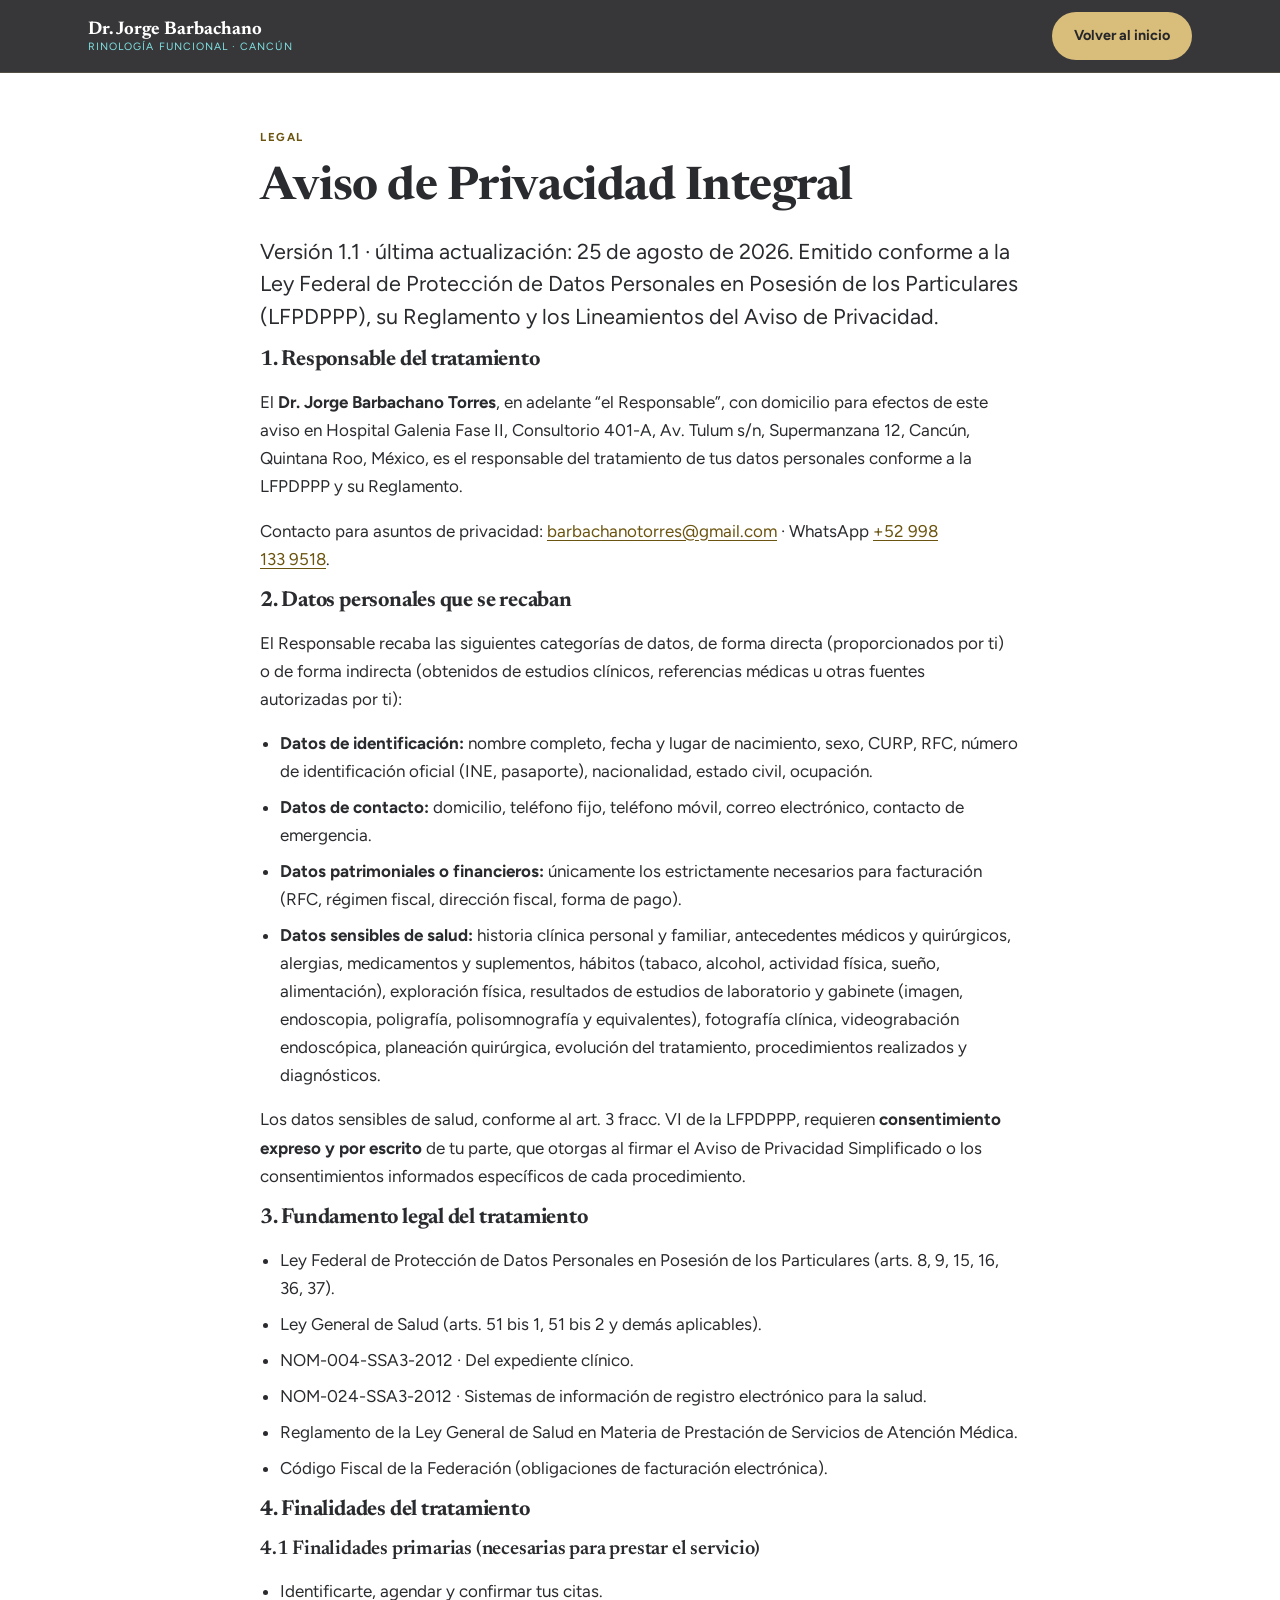
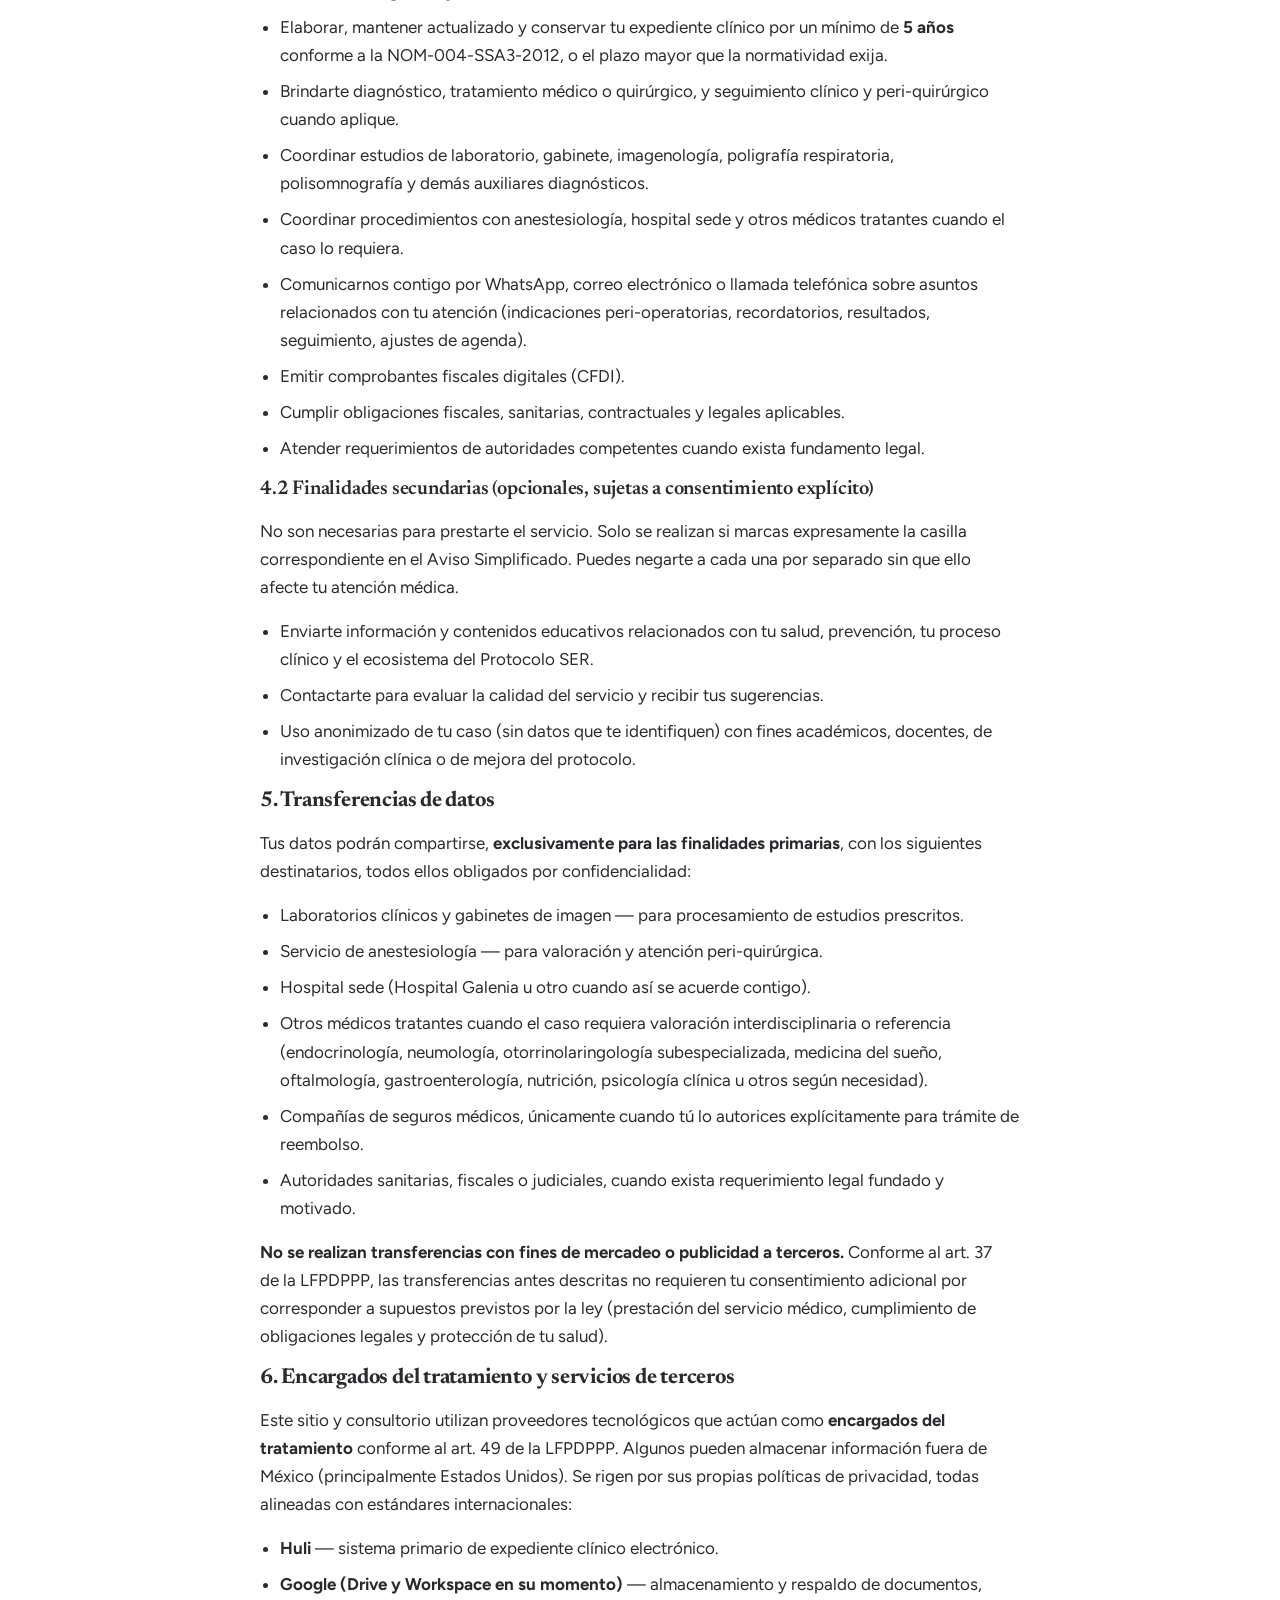
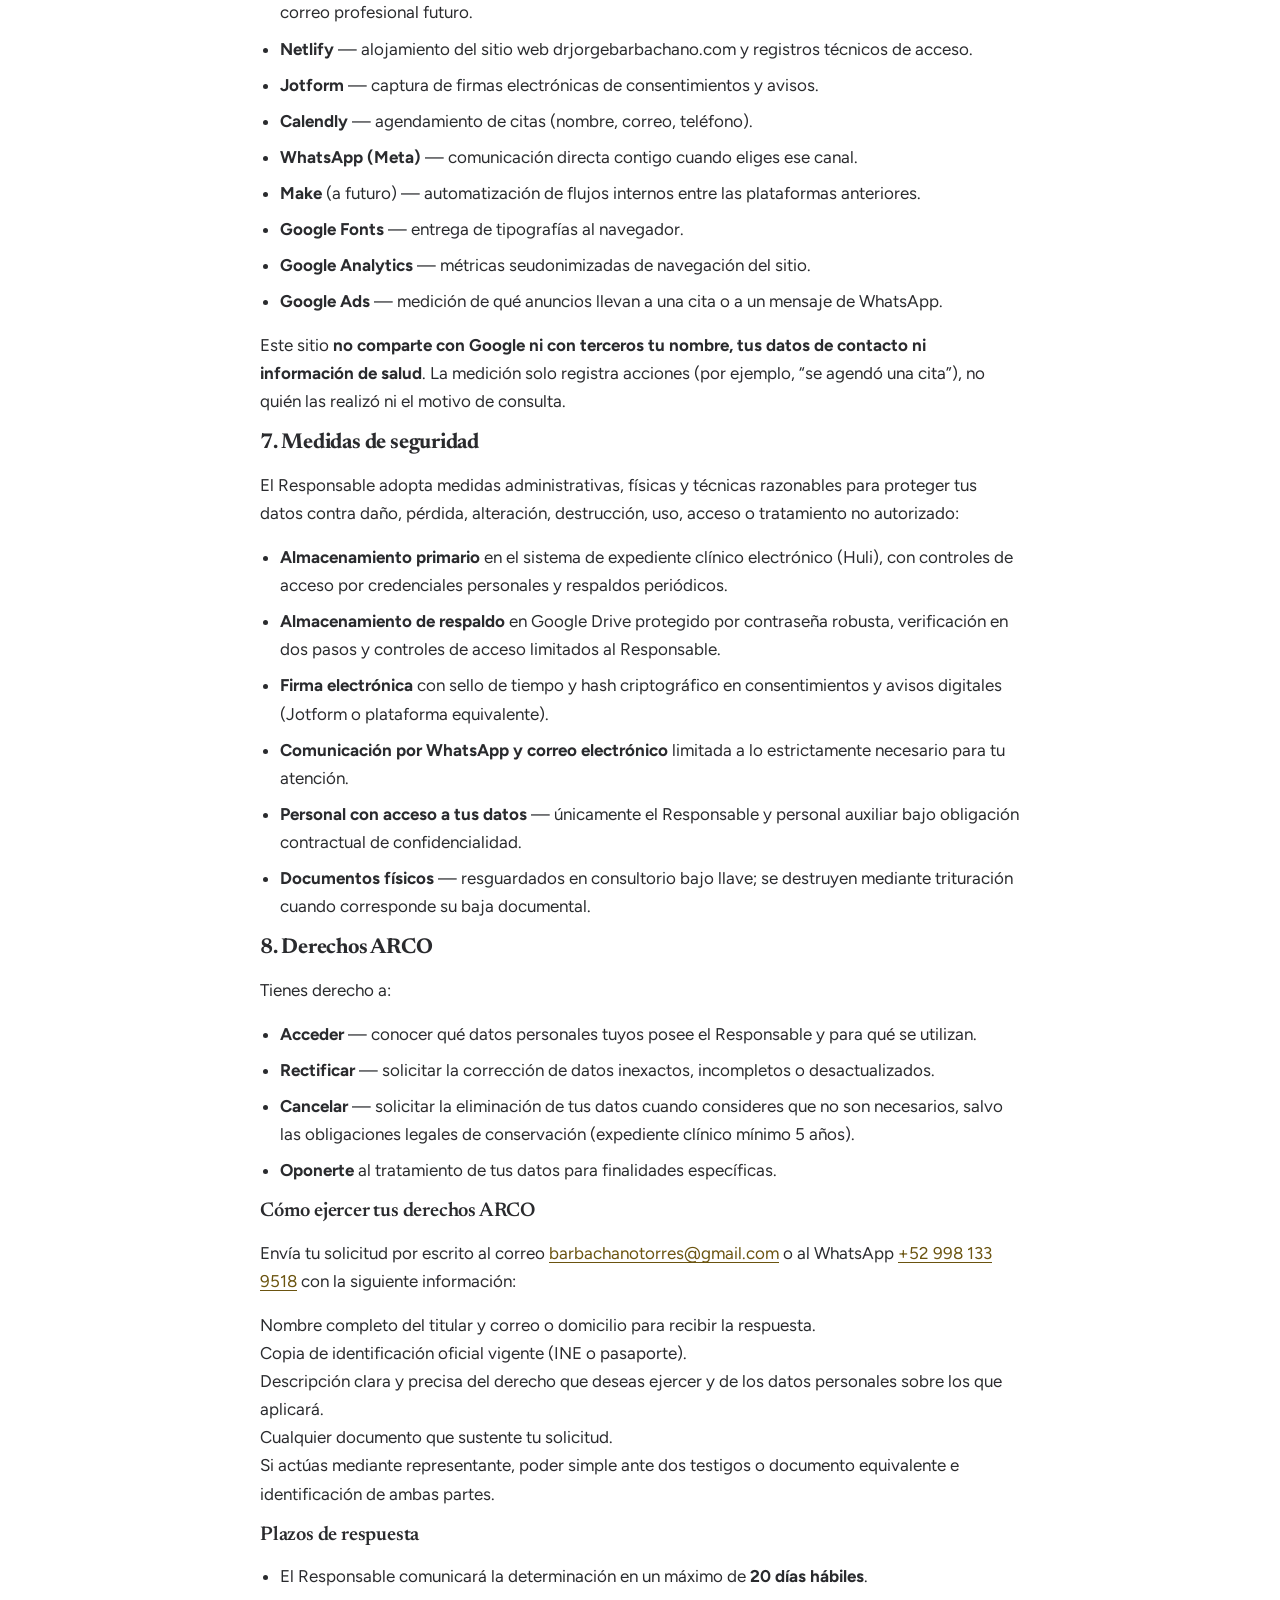
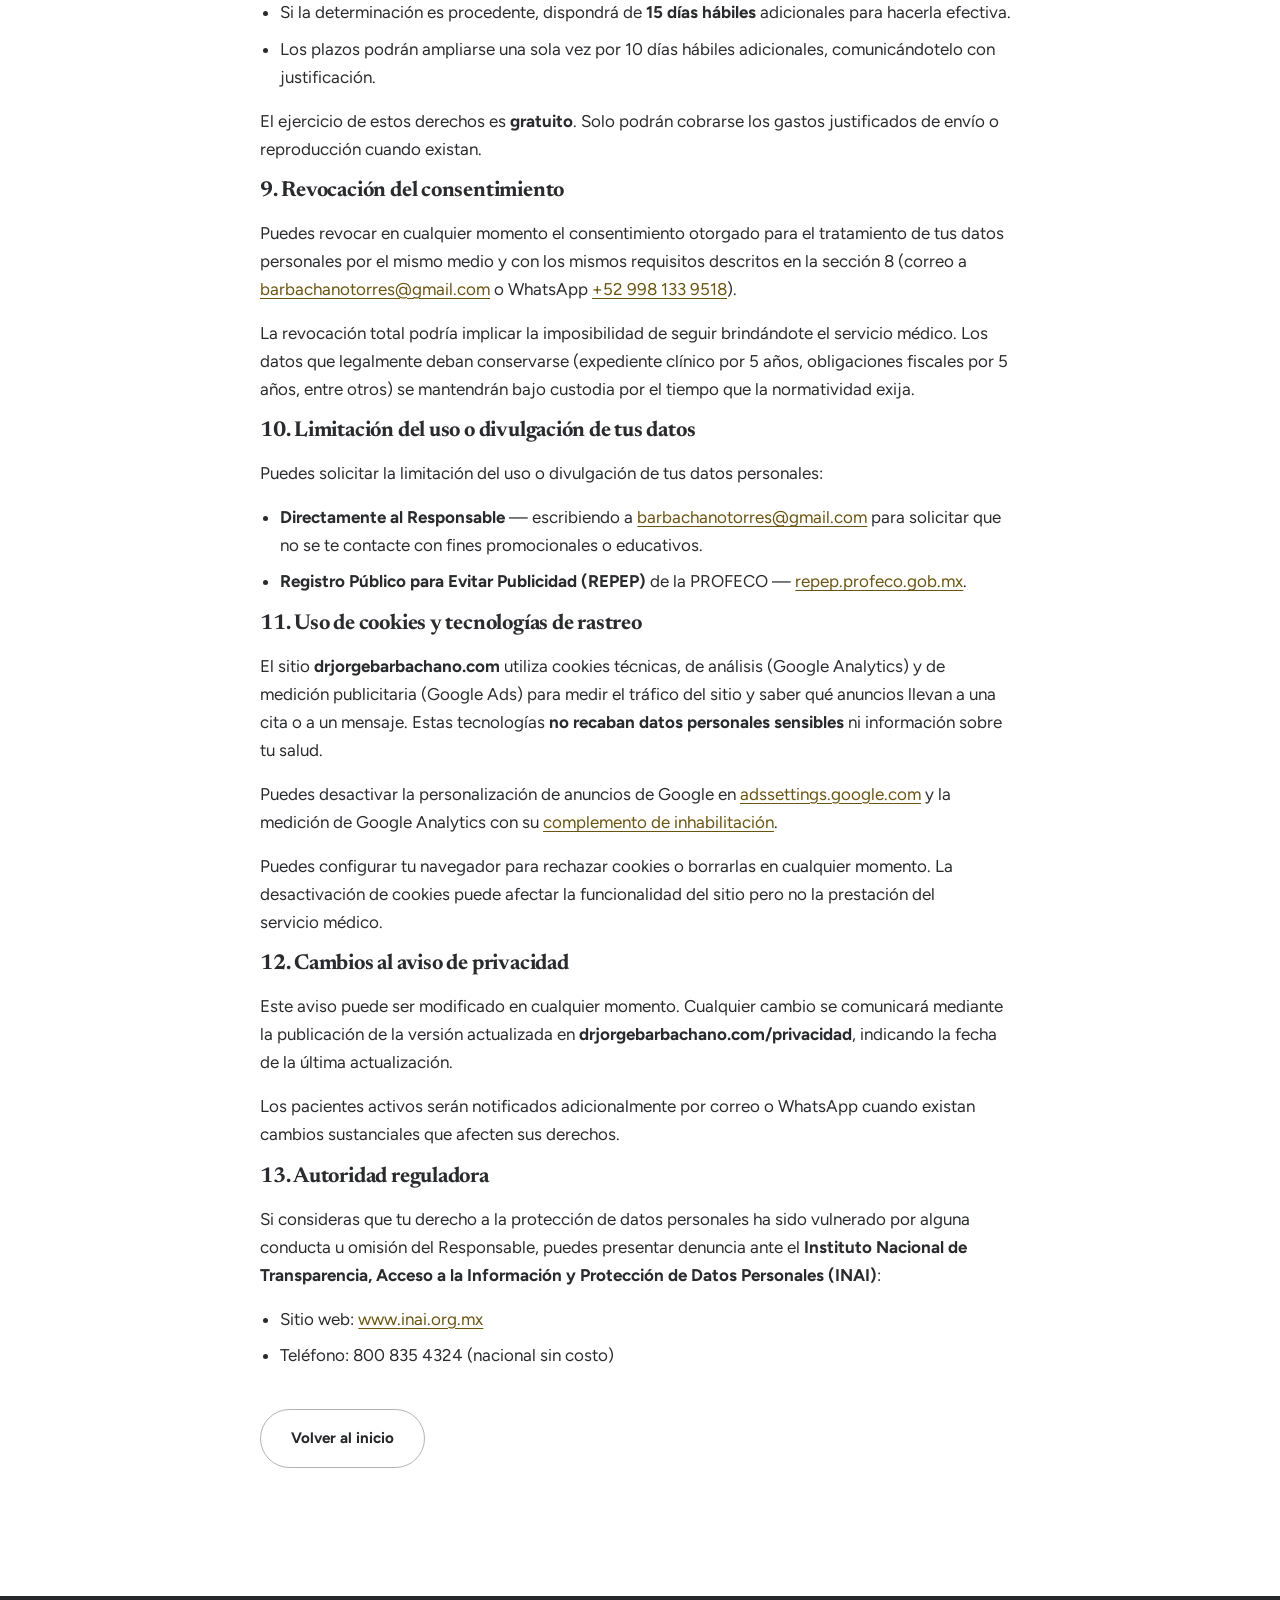
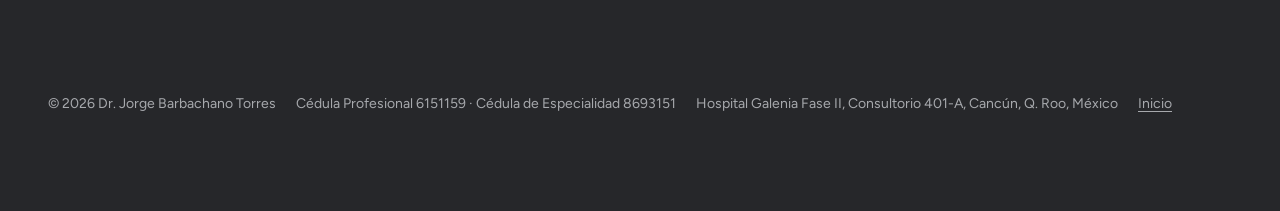
<file: privacidad.html>
<!DOCTYPE html>
<html lang="es-MX">
<head>
  <meta charset="UTF-8">
  <meta name="viewport" content="width=device-width, initial-scale=1.0">
  <title>Aviso de Privacidad · Dr. Jorge Barbachano Torres</title>
  <meta name="description" content="Aviso de privacidad integral del consultorio del Dr. Jorge Barbachano Torres, conforme a la Ley Federal de Protección de Datos Personales en Posesión de los Particulares (LFPDPPP).">
  <link rel="canonical" href="https://drjorgebarbachano.com/privacidad">
  <meta name="robots" content="noindex, follow">
  <meta name="theme-color" content="#26272a">

  <link rel="preconnect" href="https://fonts.googleapis.com">
  <link rel="preconnect" href="https://fonts.gstatic.com" crossorigin>
  <link rel="stylesheet" href="https://fonts.googleapis.com/css2?family=Newsreader:ital,wght@0,400;0,600;0,700&family=Figtree:wght@400;600;700&display=swap">
  <link rel="stylesheet" href="styles.css?v=5">
  <link rel="icon" href="favicon.svg" type="image/svg+xml">
  <link rel="icon" href="favicon-32.png" sizes="32x32" type="image/png">
  <link rel="shortcut icon" href="favicon.ico">
</head>
<body>

<header class="nav">
  <div class="nav__inner">
    <a class="brand" href="/">
      Dr. Jorge Barbachano
      <small>Rinología funcional · Cancún</small>
    </a>
    <a class="btn btn--gold nav__cta" style="display:inline-flex" href="/">Volver al inicio</a>
  </div>
</header>

<main id="main" class="doc">
  <div class="doc__inner">
    <span class="eyebrow">Legal</span>
    <h1>Aviso de Privacidad Integral</h1>
    <p class="lede">
      Versión 1.1 · última actualización: 25 de agosto de 2026. Emitido conforme a la
      Ley Federal de Protección de Datos Personales en Posesión de los Particulares (LFPDPPP),
      su Reglamento y los Lineamientos del Aviso de Privacidad.
    </p>

    <h2>1. Responsable del tratamiento</h2>
    <p>
      El <strong>Dr. Jorge Barbachano Torres</strong>, en adelante &ldquo;el Responsable&rdquo;,
      con domicilio para efectos de este aviso en Hospital Galenia Fase II, Consultorio 401-A,
      Av. Tulum s/n, Supermanzana 12, Cancún, Quintana Roo, México, es el responsable del
      tratamiento de tus datos personales conforme a la LFPDPPP y su Reglamento.
    </p>
    <p>
      Contacto para asuntos de privacidad:
      <a href="mailto:barbachanotorres@gmail.com">barbachanotorres@gmail.com</a> ·
      WhatsApp <a href="https://wa.me/529981339518" target="_blank" rel="noopener">+52 998 133 9518</a>.
    </p>

    <h2>2. Datos personales que se recaban</h2>
    <p>
      El Responsable recaba las siguientes categorías de datos, de forma directa (proporcionados por ti)
      o de forma indirecta (obtenidos de estudios clínicos, referencias médicas u otras fuentes
      autorizadas por ti):
    </p>
    <ul>
      <li><strong>Datos de identificación:</strong> nombre completo, fecha y lugar de nacimiento, sexo, CURP, RFC, número de identificación oficial (INE, pasaporte), nacionalidad, estado civil, ocupación.</li>
      <li><strong>Datos de contacto:</strong> domicilio, teléfono fijo, teléfono móvil, correo electrónico, contacto de emergencia.</li>
      <li><strong>Datos patrimoniales o financieros:</strong> únicamente los estrictamente necesarios para facturación (RFC, régimen fiscal, dirección fiscal, forma de pago).</li>
      <li><strong>Datos sensibles de salud:</strong> historia clínica personal y familiar, antecedentes médicos y quirúrgicos, alergias, medicamentos y suplementos, hábitos (tabaco, alcohol, actividad física, sueño, alimentación), exploración física, resultados de estudios de laboratorio y gabinete (imagen, endoscopia, poligrafía, polisomnografía y equivalentes), fotografía clínica, videograbación endoscópica, planeación quirúrgica, evolución del tratamiento, procedimientos realizados y diagnósticos.</li>
    </ul>
    <p>
      Los datos sensibles de salud, conforme al art. 3 fracc. VI de la LFPDPPP, requieren
      <strong>consentimiento expreso y por escrito</strong> de tu parte, que otorgas al firmar
      el Aviso de Privacidad Simplificado o los consentimientos informados específicos de cada procedimiento.
    </p>

    <h2>3. Fundamento legal del tratamiento</h2>
    <ul>
      <li>Ley Federal de Protección de Datos Personales en Posesión de los Particulares (arts. 8, 9, 15, 16, 36, 37).</li>
      <li>Ley General de Salud (arts. 51 bis 1, 51 bis 2 y demás aplicables).</li>
      <li>NOM-004-SSA3-2012 · Del expediente clínico.</li>
      <li>NOM-024-SSA3-2012 · Sistemas de información de registro electrónico para la salud.</li>
      <li>Reglamento de la Ley General de Salud en Materia de Prestación de Servicios de Atención Médica.</li>
      <li>Código Fiscal de la Federación (obligaciones de facturación electrónica).</li>
    </ul>

    <h2>4. Finalidades del tratamiento</h2>
    <h3>4.1 Finalidades primarias (necesarias para prestar el servicio)</h3>
    <ul>
      <li>Identificarte, agendar y confirmar tus citas.</li>
      <li>Elaborar, mantener actualizado y conservar tu expediente clínico por un mínimo de <strong>5 años</strong> conforme a la NOM-004-SSA3-2012, o el plazo mayor que la normatividad exija.</li>
      <li>Brindarte diagnóstico, tratamiento médico o quirúrgico, y seguimiento clínico y peri-quirúrgico cuando aplique.</li>
      <li>Coordinar estudios de laboratorio, gabinete, imagenología, poligrafía respiratoria, polisomnografía y demás auxiliares diagnósticos.</li>
      <li>Coordinar procedimientos con anestesiología, hospital sede y otros médicos tratantes cuando el caso lo requiera.</li>
      <li>Comunicarnos contigo por WhatsApp, correo electrónico o llamada telefónica sobre asuntos relacionados con tu atención (indicaciones peri-operatorias, recordatorios, resultados, seguimiento, ajustes de agenda).</li>
      <li>Emitir comprobantes fiscales digitales (CFDI).</li>
      <li>Cumplir obligaciones fiscales, sanitarias, contractuales y legales aplicables.</li>
      <li>Atender requerimientos de autoridades competentes cuando exista fundamento legal.</li>
    </ul>

    <h3>4.2 Finalidades secundarias (opcionales, sujetas a consentimiento explícito)</h3>
    <p>
      No son necesarias para prestarte el servicio. Solo se realizan si marcas expresamente la casilla
      correspondiente en el Aviso Simplificado. Puedes negarte a cada una por separado sin que ello
      afecte tu atención médica.
    </p>
    <ul>
      <li>Enviarte información y contenidos educativos relacionados con tu salud, prevención, tu proceso clínico y el ecosistema del Protocolo SER.</li>
      <li>Contactarte para evaluar la calidad del servicio y recibir tus sugerencias.</li>
      <li>Uso anonimizado de tu caso (sin datos que te identifiquen) con fines académicos, docentes, de investigación clínica o de mejora del protocolo.</li>
    </ul>

    <h2>5. Transferencias de datos</h2>
    <p>
      Tus datos podrán compartirse, <strong>exclusivamente para las finalidades primarias</strong>,
      con los siguientes destinatarios, todos ellos obligados por confidencialidad:
    </p>
    <ul>
      <li>Laboratorios clínicos y gabinetes de imagen &mdash; para procesamiento de estudios prescritos.</li>
      <li>Servicio de anestesiología &mdash; para valoración y atención peri-quirúrgica.</li>
      <li>Hospital sede (Hospital Galenia u otro cuando así se acuerde contigo).</li>
      <li>Otros médicos tratantes cuando el caso requiera valoración interdisciplinaria o referencia (endocrinología, neumología, otorrinolaringología subespecializada, medicina del sueño, oftalmología, gastroenterología, nutrición, psicología clínica u otros según necesidad).</li>
      <li>Compañías de seguros médicos, únicamente cuando tú lo autorices explícitamente para trámite de reembolso.</li>
      <li>Autoridades sanitarias, fiscales o judiciales, cuando exista requerimiento legal fundado y motivado.</li>
    </ul>
    <p>
      <strong>No se realizan transferencias con fines de mercadeo o publicidad a terceros.</strong>
      Conforme al art. 37 de la LFPDPPP, las transferencias antes descritas no requieren tu consentimiento
      adicional por corresponder a supuestos previstos por la ley (prestación del servicio médico,
      cumplimiento de obligaciones legales y protección de tu salud).
    </p>

    <h2>6. Encargados del tratamiento y servicios de terceros</h2>
    <p>
      Este sitio y consultorio utilizan proveedores tecnológicos que actúan como <strong>encargados del
      tratamiento</strong> conforme al art. 49 de la LFPDPPP. Algunos pueden almacenar información
      fuera de México (principalmente Estados Unidos). Se rigen por sus propias políticas de privacidad,
      todas alineadas con estándares internacionales:
    </p>
    <ul>
      <li><strong>Huli</strong> &mdash; sistema primario de expediente clínico electrónico.</li>
      <li><strong>Google (Drive y Workspace en su momento)</strong> &mdash; almacenamiento y respaldo de documentos, correo profesional futuro.</li>
      <li><strong>Netlify</strong> &mdash; alojamiento del sitio web drjorgebarbachano.com y registros técnicos de acceso.</li>
      <li><strong>Jotform</strong> &mdash; captura de firmas electrónicas de consentimientos y avisos.</li>
      <li><strong>Calendly</strong> &mdash; agendamiento de citas (nombre, correo, teléfono).</li>
      <li><strong>WhatsApp (Meta)</strong> &mdash; comunicación directa contigo cuando eliges ese canal.</li>
      <li><strong>Make</strong> (a futuro) &mdash; automatización de flujos internos entre las plataformas anteriores.</li>
      <li><strong>Google Fonts</strong> &mdash; entrega de tipografías al navegador.</li>
      <li><strong>Google Analytics</strong> &mdash; métricas seudonimizadas de navegación del sitio.</li>
      <li><strong>Google Ads</strong> &mdash; medición de qué anuncios llevan a una cita o a un mensaje de WhatsApp.</li>
    </ul>
    <p>
      Este sitio <strong>no comparte con Google ni con terceros tu nombre, tus datos de contacto ni
      información de salud</strong>. La medición solo registra acciones (por ejemplo, &ldquo;se agendó
      una cita&rdquo;), no quién las realizó ni el motivo de consulta.
    </p>

    <h2>7. Medidas de seguridad</h2>
    <p>
      El Responsable adopta medidas administrativas, físicas y técnicas razonables para proteger tus
      datos contra daño, pérdida, alteración, destrucción, uso, acceso o tratamiento no autorizado:
    </p>
    <ul>
      <li><strong>Almacenamiento primario</strong> en el sistema de expediente clínico electrónico (Huli), con controles de acceso por credenciales personales y respaldos periódicos.</li>
      <li><strong>Almacenamiento de respaldo</strong> en Google Drive protegido por contraseña robusta, verificación en dos pasos y controles de acceso limitados al Responsable.</li>
      <li><strong>Firma electrónica</strong> con sello de tiempo y hash criptográfico en consentimientos y avisos digitales (Jotform o plataforma equivalente).</li>
      <li><strong>Comunicación por WhatsApp y correo electrónico</strong> limitada a lo estrictamente necesario para tu atención.</li>
      <li><strong>Personal con acceso a tus datos</strong> &mdash; únicamente el Responsable y personal auxiliar bajo obligación contractual de confidencialidad.</li>
      <li><strong>Documentos físicos</strong> &mdash; resguardados en consultorio bajo llave; se destruyen mediante trituración cuando corresponde su baja documental.</li>
    </ul>

    <h2>8. Derechos ARCO</h2>
    <p>Tienes derecho a:</p>
    <ul>
      <li><strong>Acceder</strong> &mdash; conocer qué datos personales tuyos posee el Responsable y para qué se utilizan.</li>
      <li><strong>Rectificar</strong> &mdash; solicitar la corrección de datos inexactos, incompletos o desactualizados.</li>
      <li><strong>Cancelar</strong> &mdash; solicitar la eliminación de tus datos cuando consideres que no son necesarios, salvo las obligaciones legales de conservación (expediente clínico mínimo 5 años).</li>
      <li><strong>Oponerte</strong> al tratamiento de tus datos para finalidades específicas.</li>
    </ul>

    <h3>Cómo ejercer tus derechos ARCO</h3>
    <p>
      Envía tu solicitud por escrito al correo
      <a href="mailto:barbachanotorres@gmail.com">barbachanotorres@gmail.com</a> o al WhatsApp
      <a href="https://wa.me/529981339518" target="_blank" rel="noopener">+52 998 133 9518</a>
      con la siguiente información:
    </p>
    <ol>
      <li>Nombre completo del titular y correo o domicilio para recibir la respuesta.</li>
      <li>Copia de identificación oficial vigente (INE o pasaporte).</li>
      <li>Descripción clara y precisa del derecho que deseas ejercer y de los datos personales sobre los que aplicará.</li>
      <li>Cualquier documento que sustente tu solicitud.</li>
      <li>Si actúas mediante representante, poder simple ante dos testigos o documento equivalente e identificación de ambas partes.</li>
    </ol>

    <h3>Plazos de respuesta</h3>
    <ul>
      <li>El Responsable comunicará la determinación en un máximo de <strong>20 días hábiles</strong>.</li>
      <li>Si la determinación es procedente, dispondrá de <strong>15 días hábiles</strong> adicionales para hacerla efectiva.</li>
      <li>Los plazos podrán ampliarse una sola vez por 10 días hábiles adicionales, comunicándotelo con justificación.</li>
    </ul>
    <p>
      El ejercicio de estos derechos es <strong>gratuito</strong>. Solo podrán cobrarse los gastos
      justificados de envío o reproducción cuando existan.
    </p>

    <h2>9. Revocación del consentimiento</h2>
    <p>
      Puedes revocar en cualquier momento el consentimiento otorgado para el tratamiento de tus datos
      personales por el mismo medio y con los mismos requisitos descritos en la sección 8 (correo a
      <a href="mailto:barbachanotorres@gmail.com">barbachanotorres@gmail.com</a> o WhatsApp
      <a href="https://wa.me/529981339518" target="_blank" rel="noopener">+52 998 133 9518</a>).
    </p>
    <p>
      La revocación total podría implicar la imposibilidad de seguir brindándote el servicio médico.
      Los datos que legalmente deban conservarse (expediente clínico por 5 años, obligaciones fiscales
      por 5 años, entre otros) se mantendrán bajo custodia por el tiempo que la normatividad exija.
    </p>

    <h2>10. Limitación del uso o divulgación de tus datos</h2>
    <p>Puedes solicitar la limitación del uso o divulgación de tus datos personales:</p>
    <ul>
      <li><strong>Directamente al Responsable</strong> &mdash; escribiendo a
        <a href="mailto:barbachanotorres@gmail.com">barbachanotorres@gmail.com</a>
        para solicitar que no se te contacte con fines promocionales o educativos.</li>
      <li><strong>Registro Público para Evitar Publicidad (REPEP)</strong> de la PROFECO &mdash;
        <a href="https://repep.profeco.gob.mx" target="_blank" rel="noopener">repep.profeco.gob.mx</a>.</li>
    </ul>

    <h2>11. Uso de cookies y tecnologías de rastreo</h2>
    <p>
      El sitio <strong>drjorgebarbachano.com</strong> utiliza cookies técnicas, de análisis
      (Google Analytics) y de medición publicitaria (Google Ads) para medir el tráfico del sitio y
      saber qué anuncios llevan a una cita o a un mensaje. Estas tecnologías <strong>no recaban datos
      personales sensibles</strong> ni información sobre tu salud.
    </p>
    <p>
      Puedes desactivar la personalización de anuncios de Google en
      <a href="https://adssettings.google.com" target="_blank" rel="noopener">adssettings.google.com</a>
      y la medición de Google Analytics con su
      <a href="https://tools.google.com/dlpage/gaoptout" target="_blank" rel="noopener">complemento de inhabilitación</a>.
    </p>
    <p>
      Puedes configurar tu navegador para rechazar cookies o borrarlas en cualquier momento. La
      desactivación de cookies puede afectar la funcionalidad del sitio pero no la prestación del
      servicio médico.
    </p>

    <h2>12. Cambios al aviso de privacidad</h2>
    <p>
      Este aviso puede ser modificado en cualquier momento. Cualquier cambio se comunicará mediante la
      publicación de la versión actualizada en <strong>drjorgebarbachano.com/privacidad</strong>,
      indicando la fecha de la última actualización.
    </p>
    <p>
      Los pacientes activos serán notificados adicionalmente por correo o WhatsApp cuando existan
      cambios sustanciales que afecten sus derechos.
    </p>

    <h2>13. Autoridad reguladora</h2>
    <p>
      Si consideras que tu derecho a la protección de datos personales ha sido vulnerado por alguna
      conducta u omisión del Responsable, puedes presentar denuncia ante el
      <strong>Instituto Nacional de Transparencia, Acceso a la Información y Protección de Datos
      Personales (INAI)</strong>:
    </p>
    <ul>
      <li>Sitio web: <a href="https://www.inai.org.mx" target="_blank" rel="noopener">www.inai.org.mx</a></li>
      <li>Teléfono: 800 835 4324 (nacional sin costo)</li>
    </ul>

    <p style="margin-top:var(--sp-8)">
      <a class="btn btn--outline-dark" href="/">Volver al inicio</a>
    </p>
  </div>
</main>

<footer class="footer">
  <div class="footer__inner">
    <div class="footer__legal" style="border-top:0;padding-top:0">
      <span>© <span id="year">2026</span> Dr. Jorge Barbachano Torres</span>
      <span>Cédula Profesional 6151159 · Cédula de Especialidad 8693151</span>
      <span>Hospital Galenia Fase II, Consultorio 401-A, Cancún, Q. Roo, México</span>
      <a href="/">Inicio</a>
    </div>
  </div>
</footer>

<script src="analytics.js?v=1" defer></script>
<script src="main.js" defer></script>
</body>
</html>
</file>
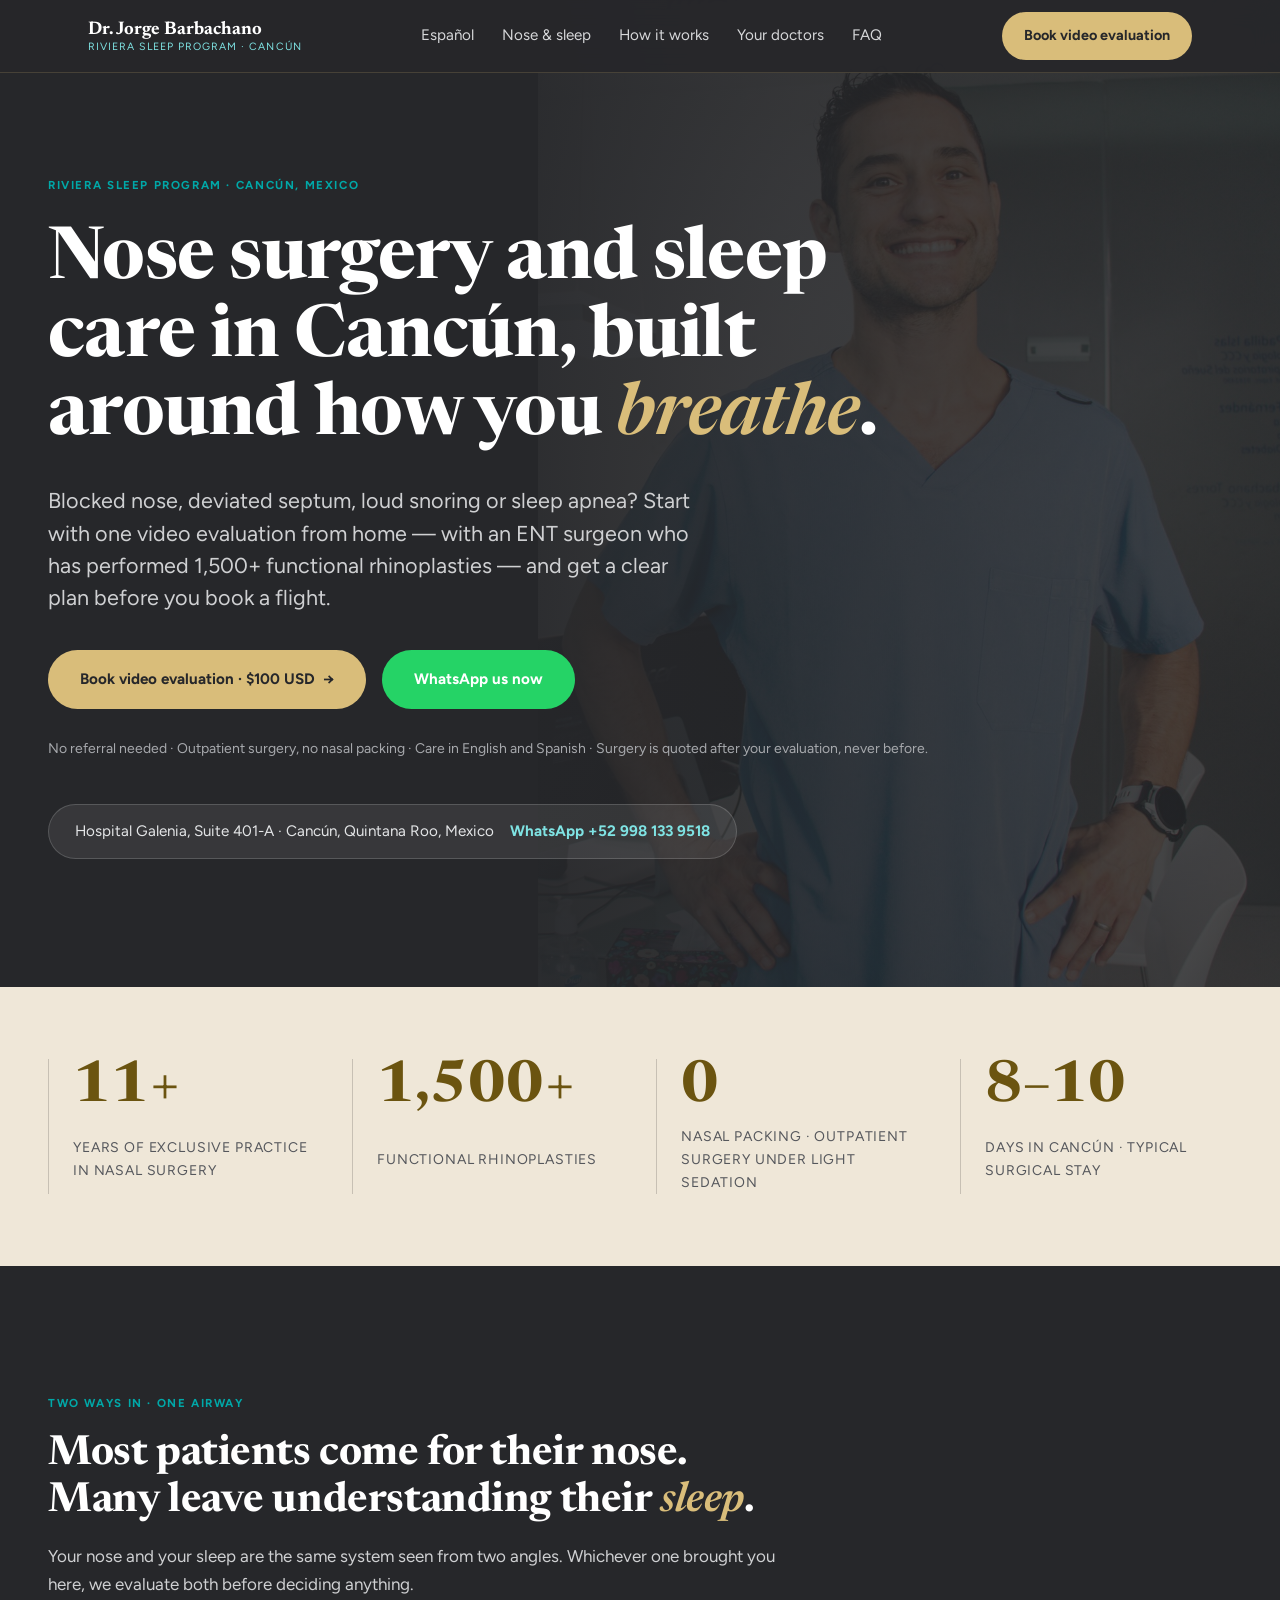
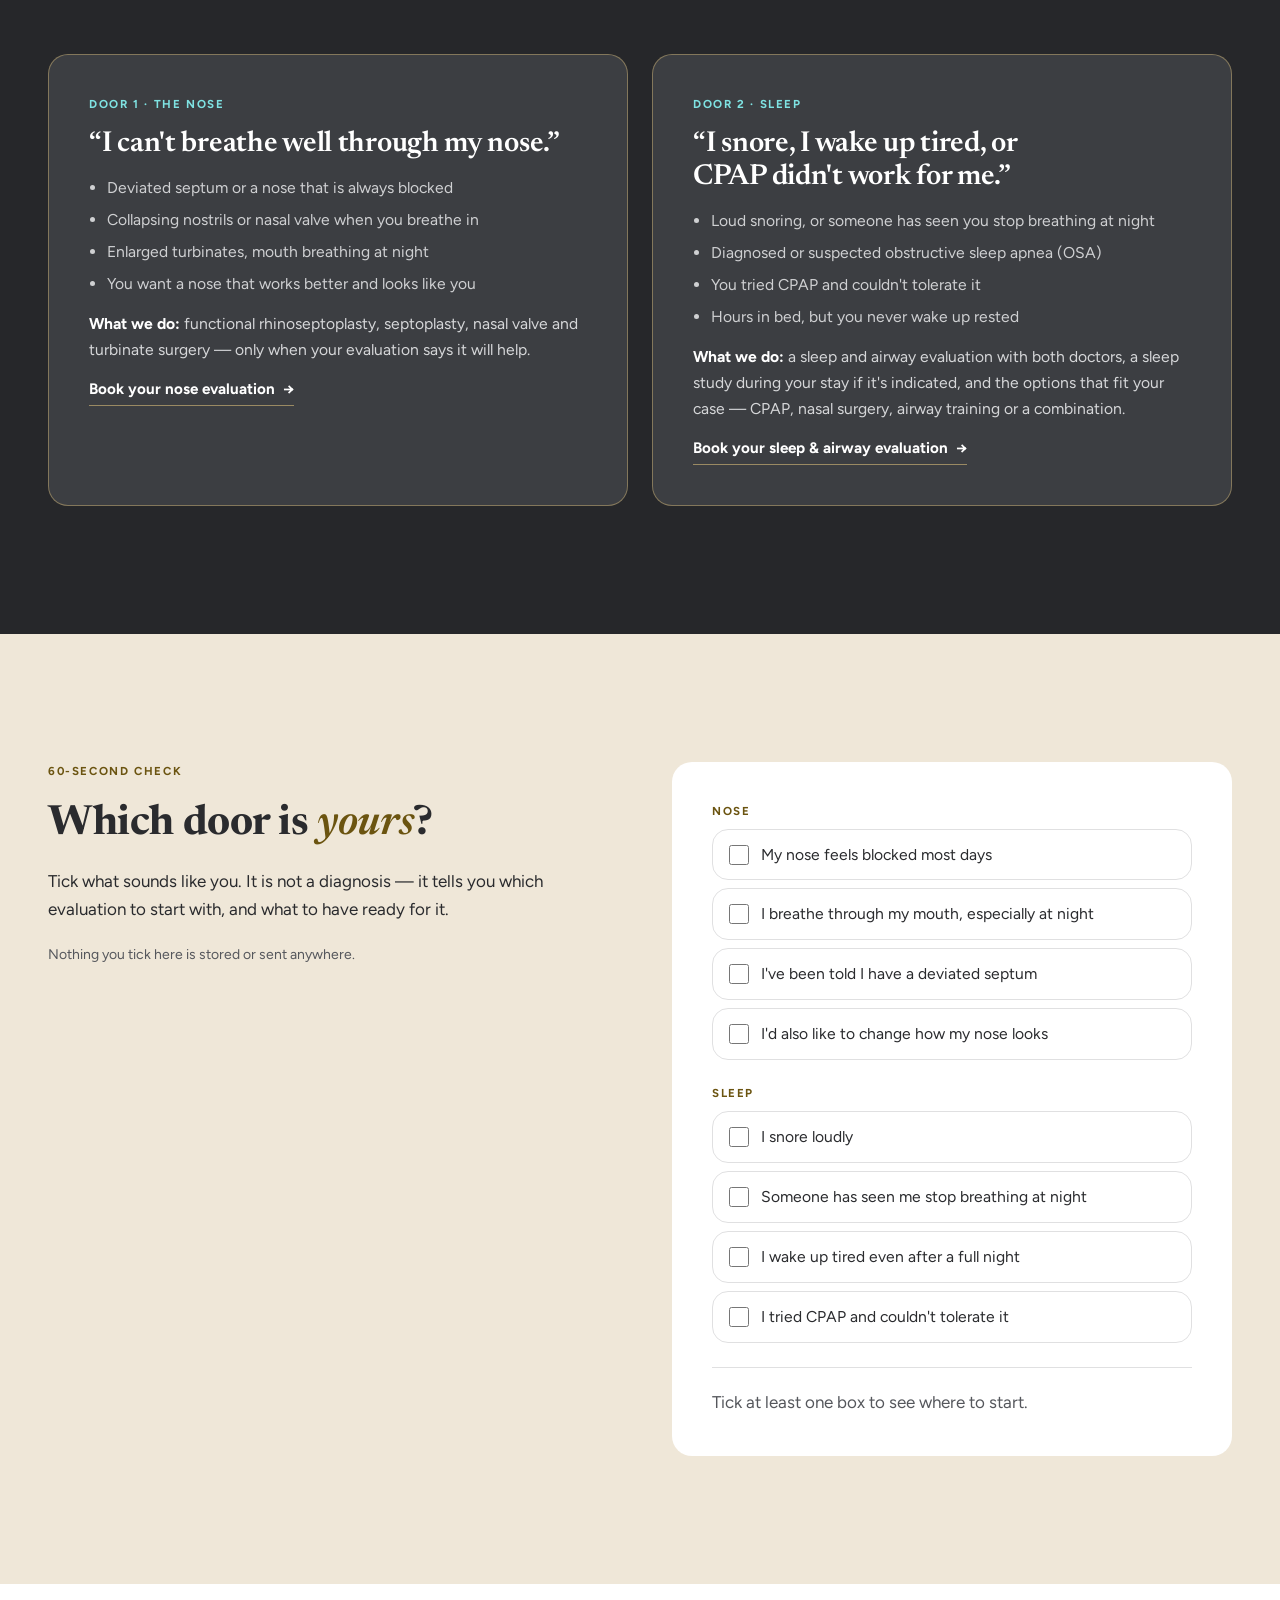
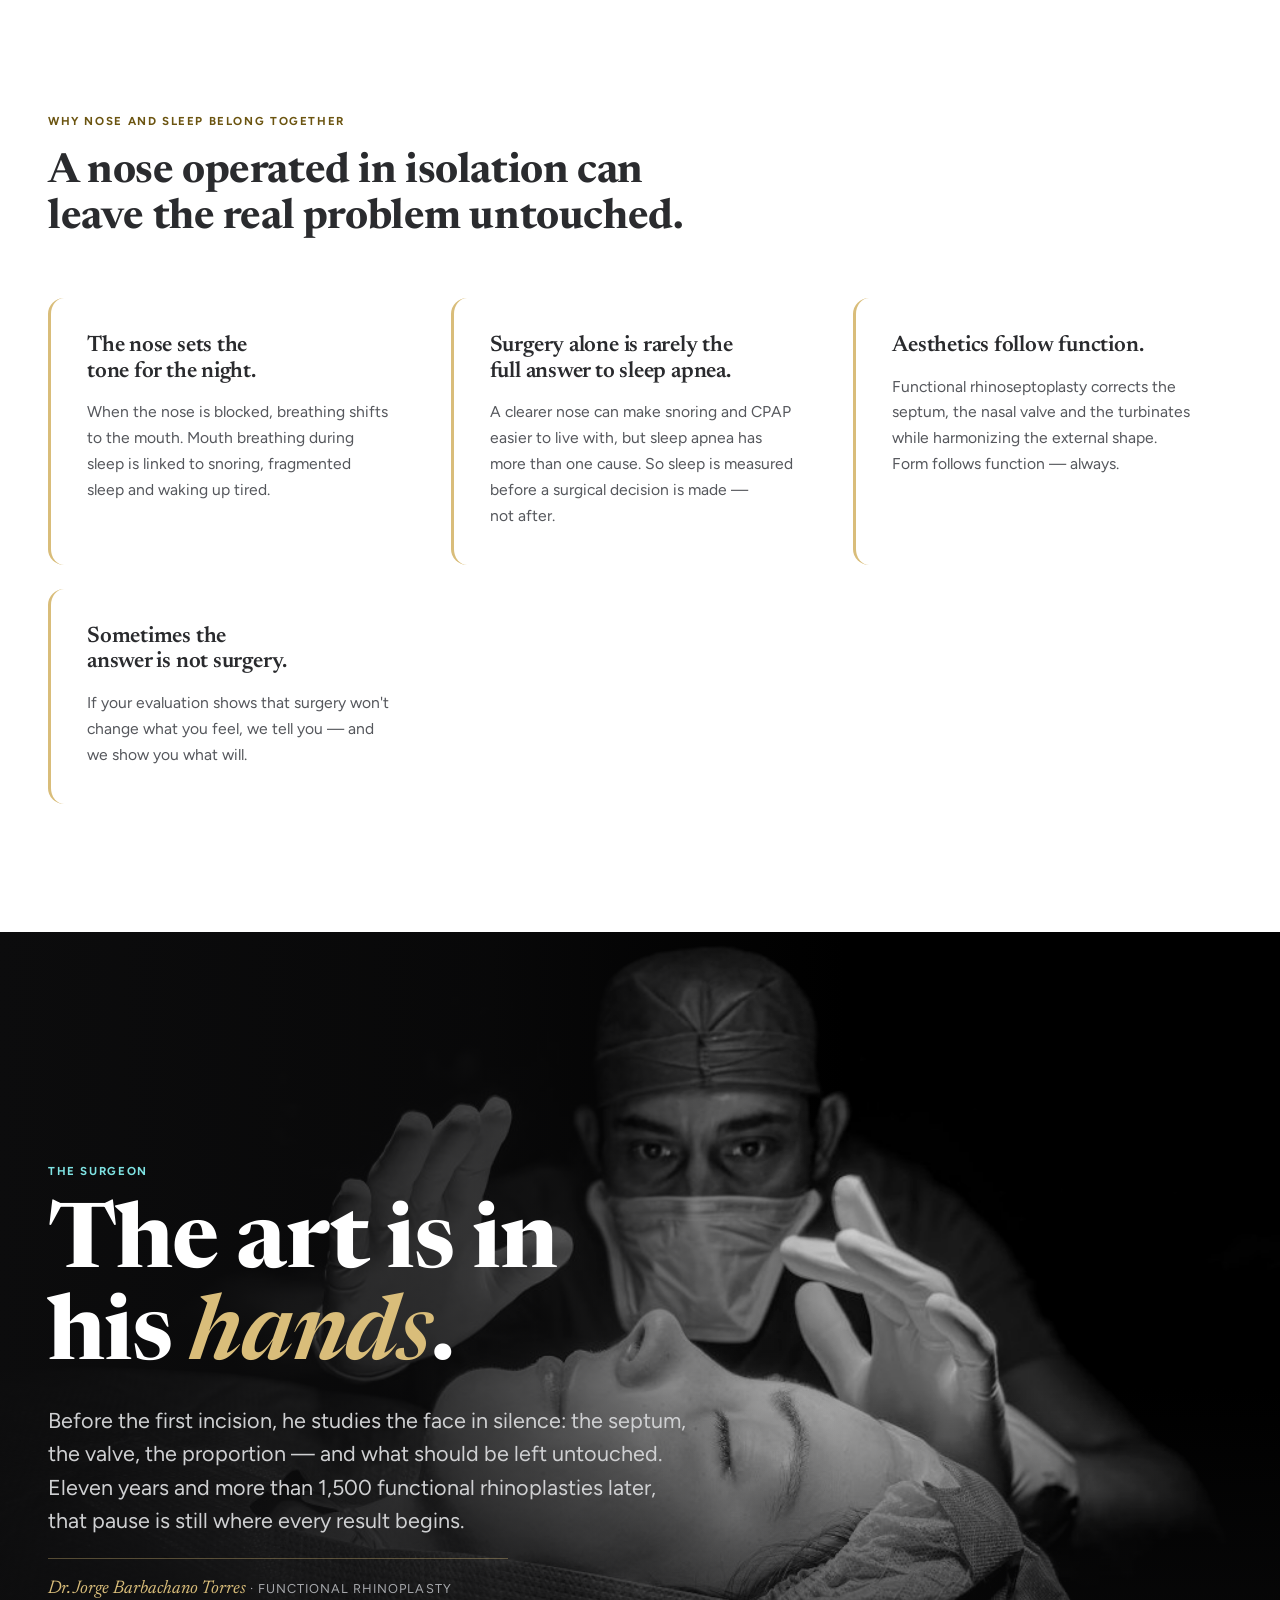
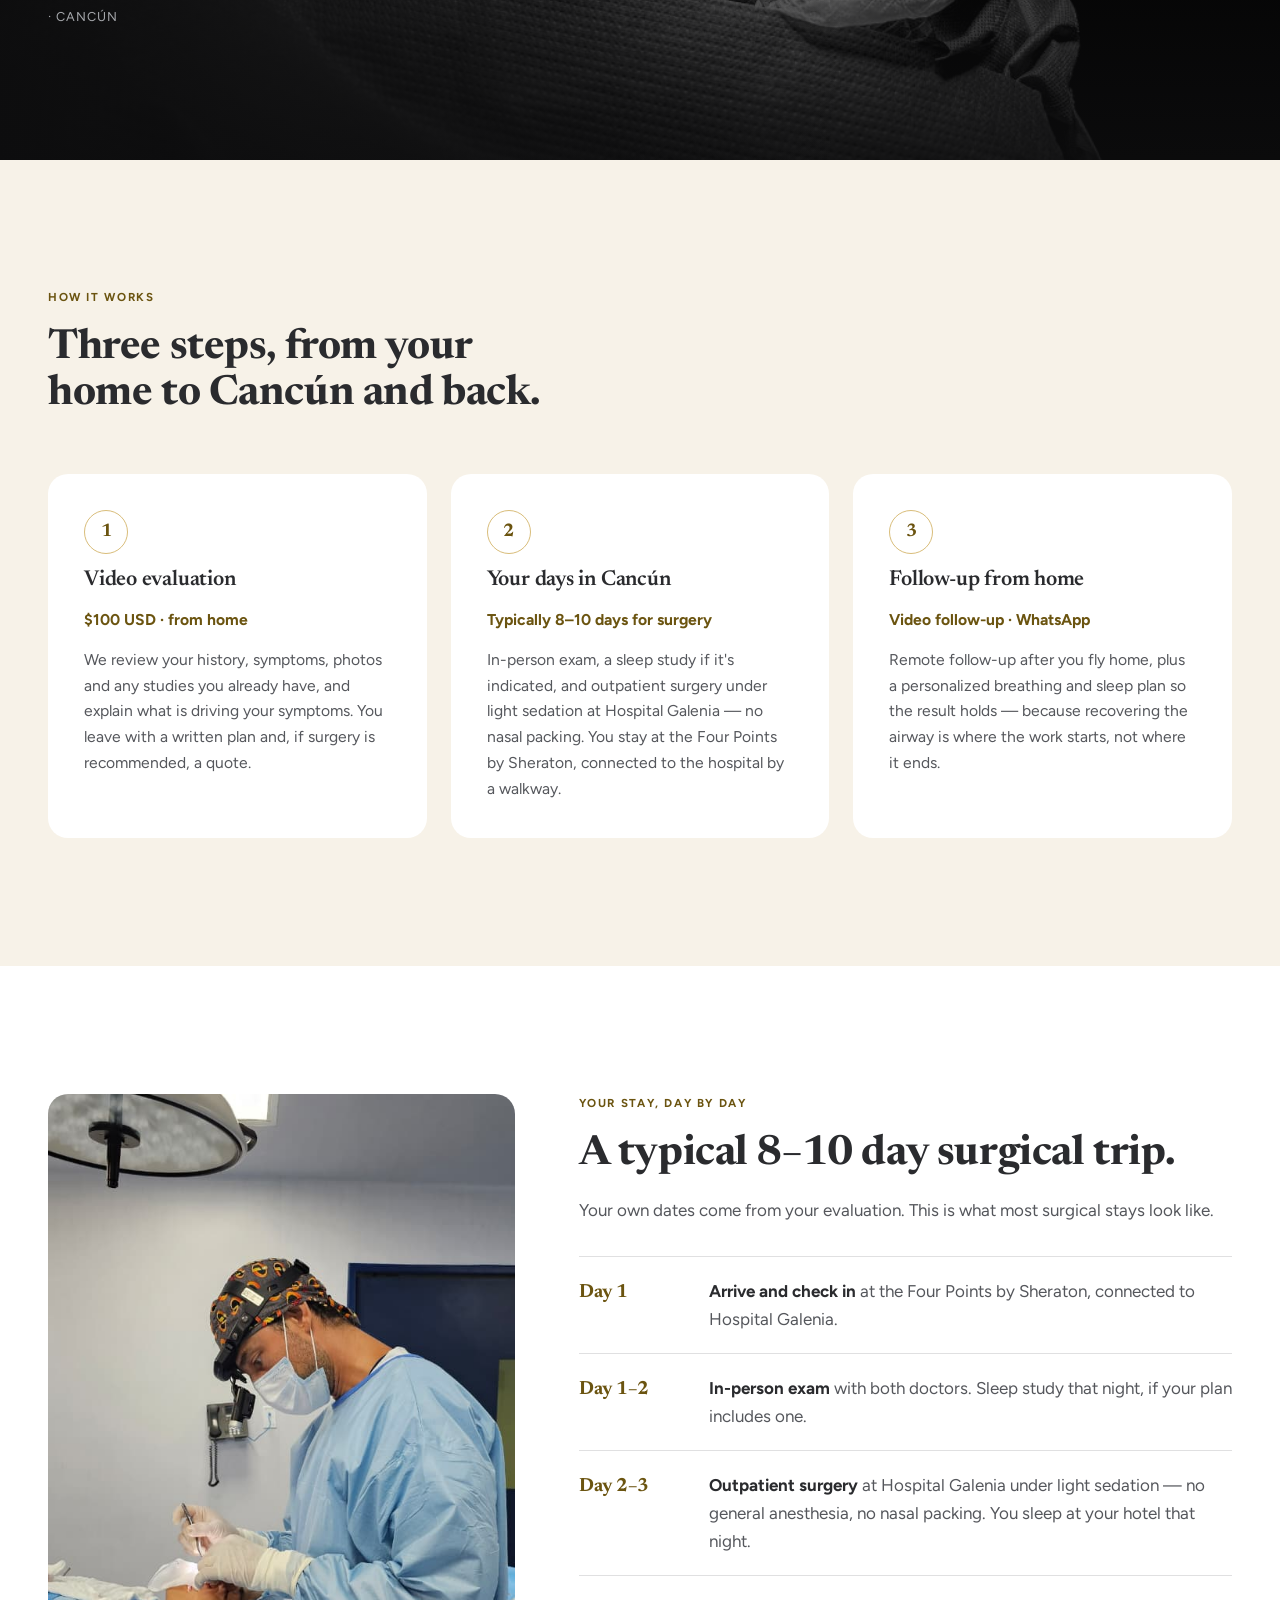
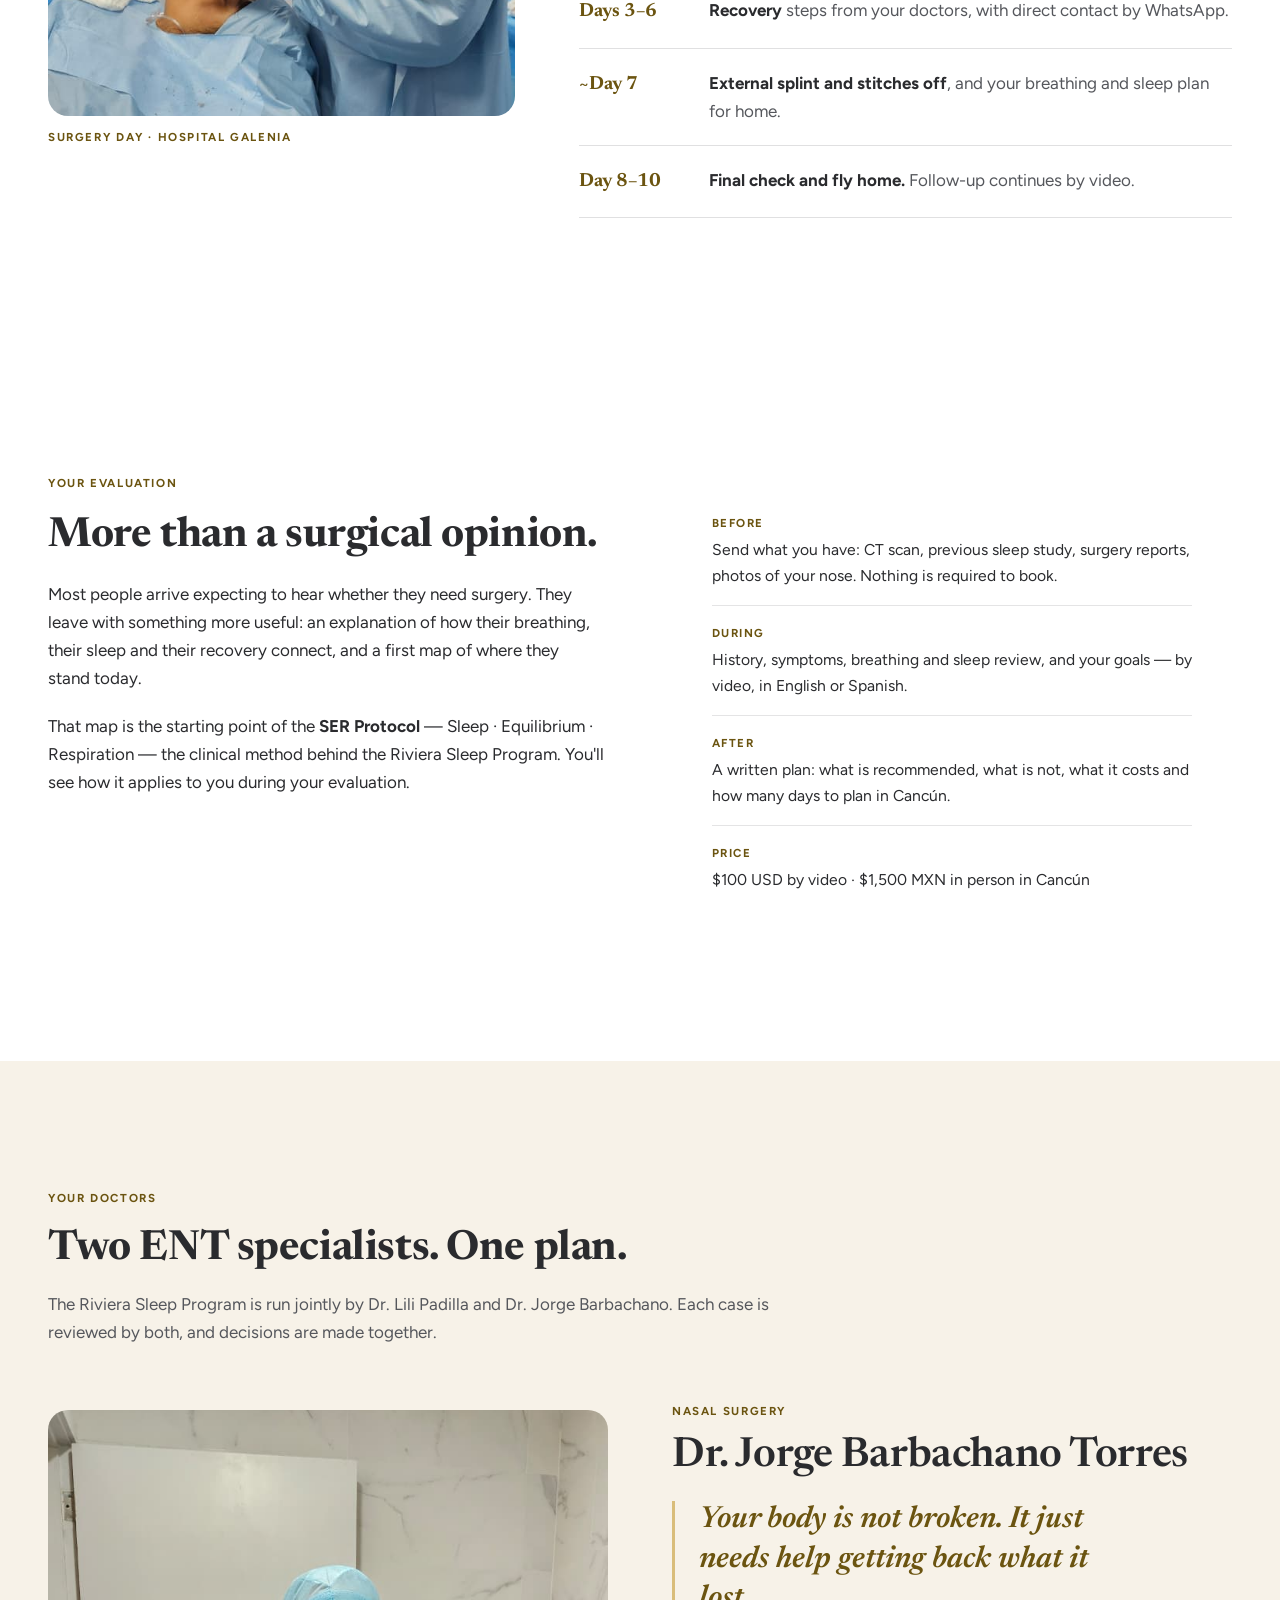
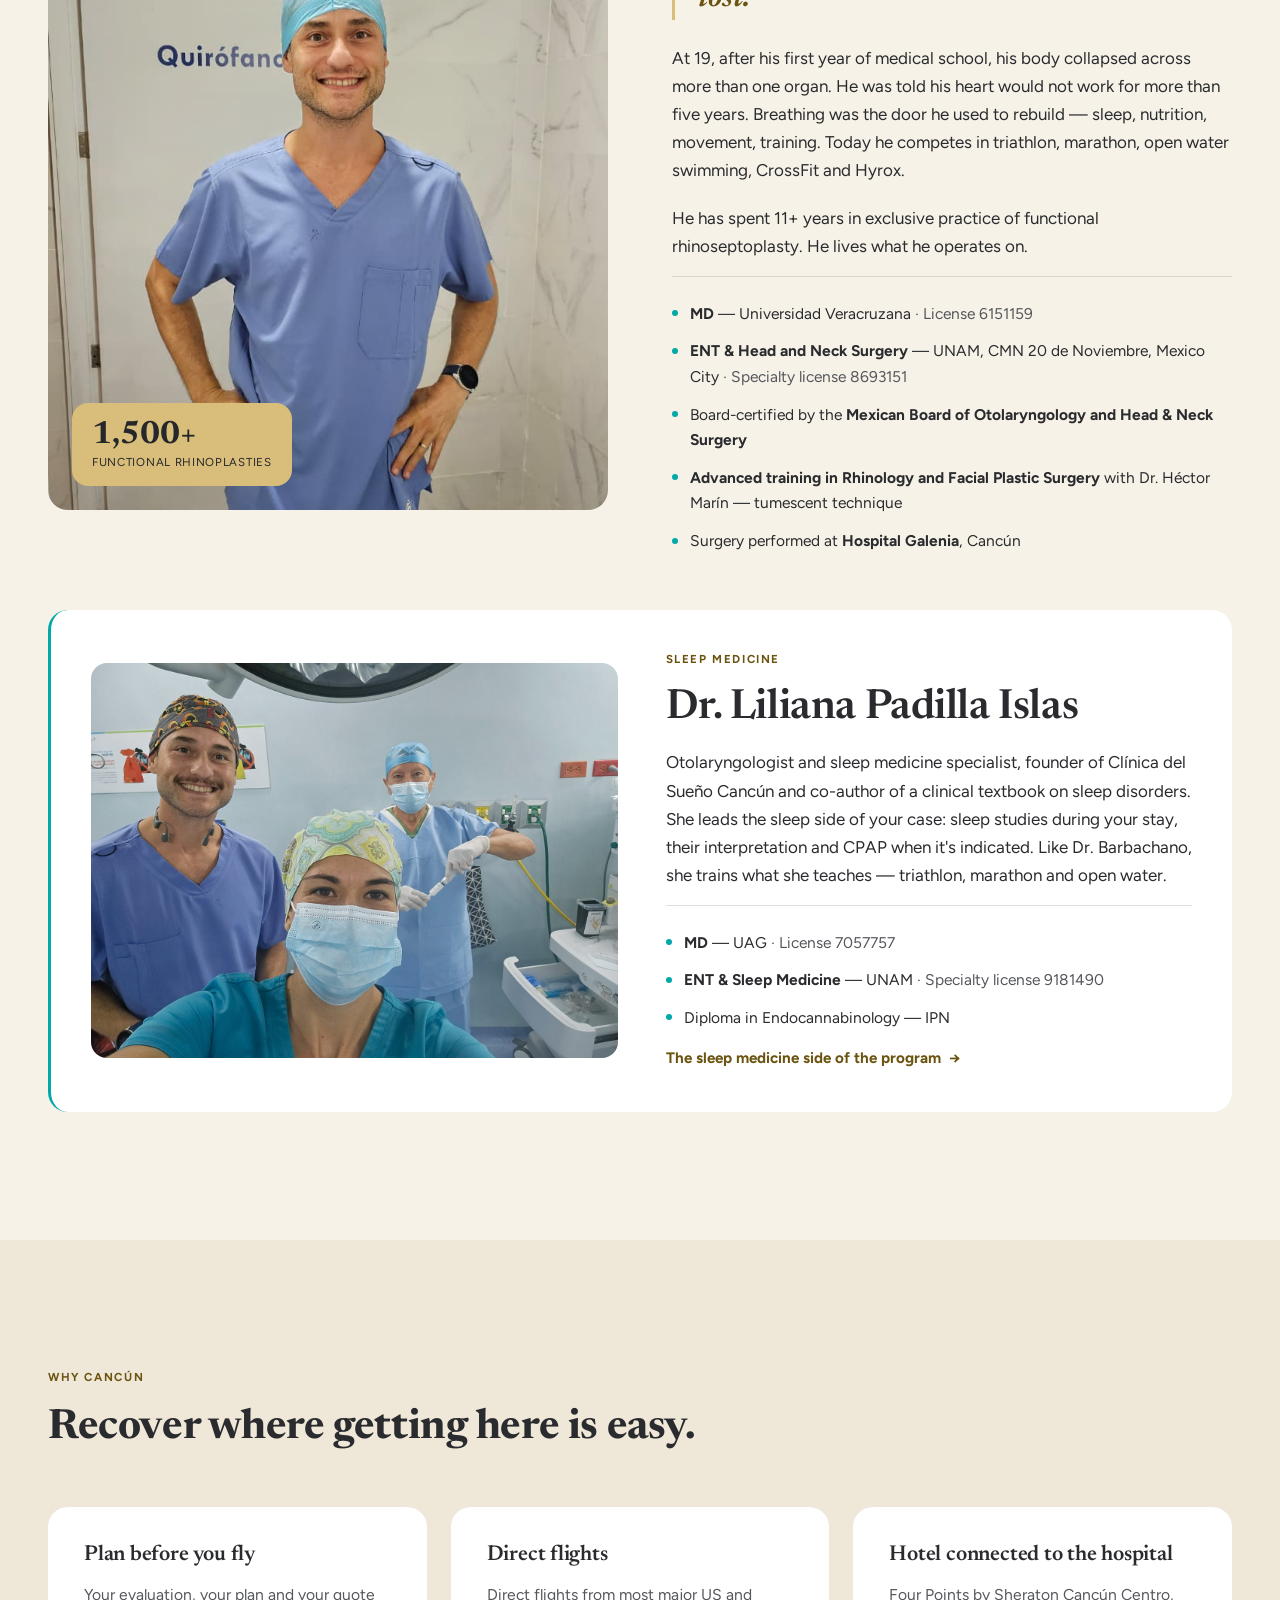
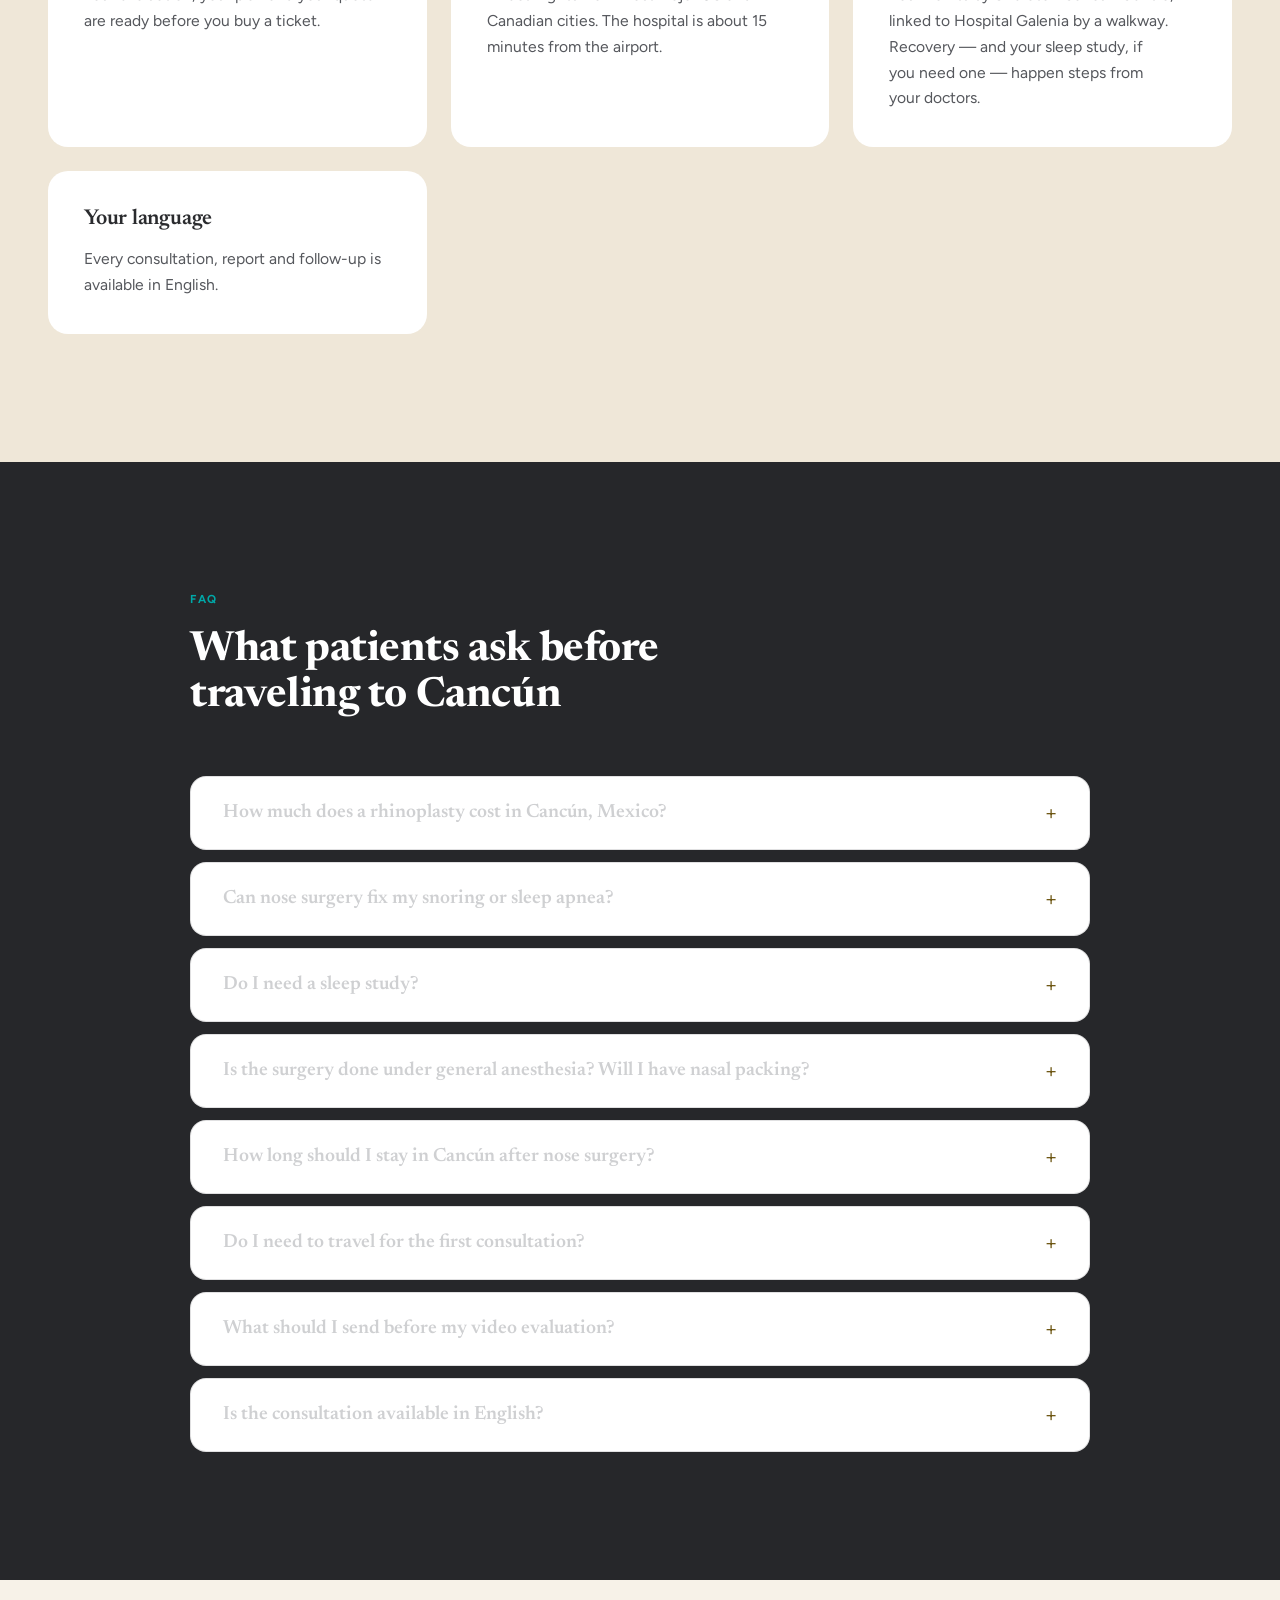
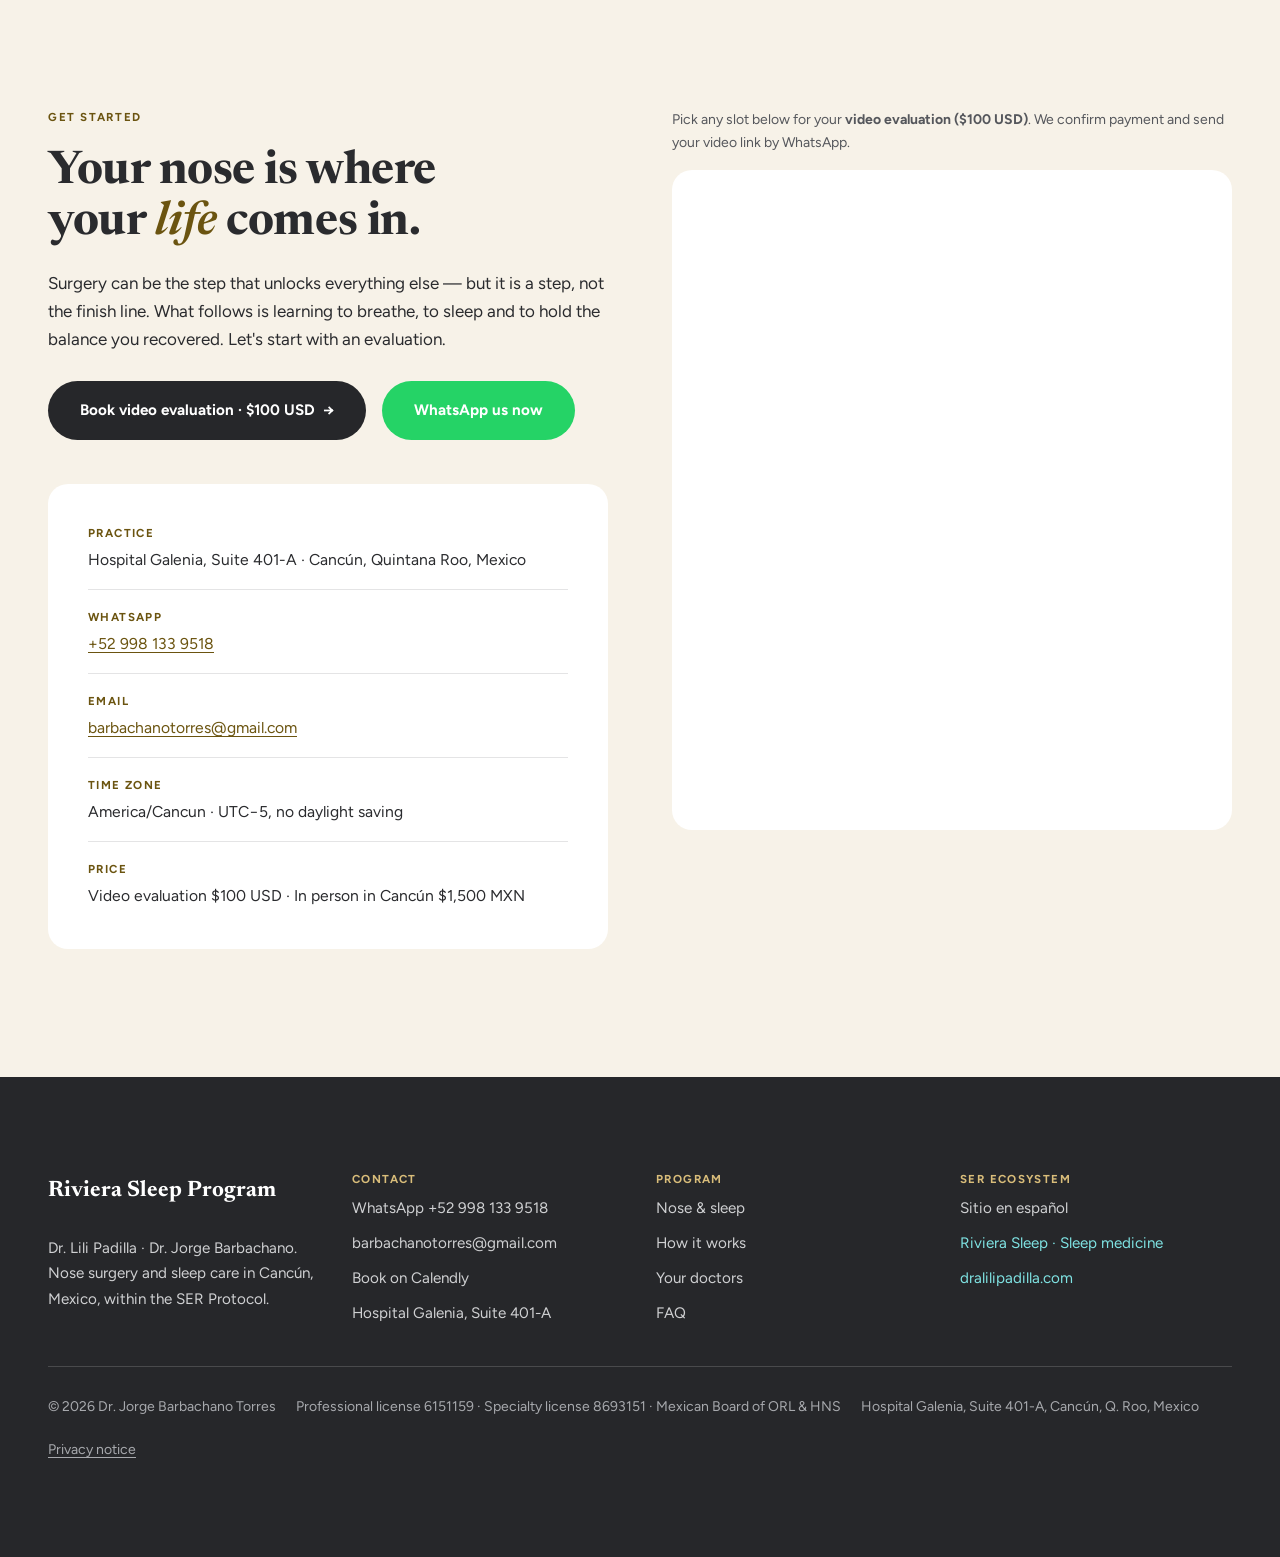
<file: riviera-sleep.html>
<!DOCTYPE html>
<html lang="en">
<head>
  <meta charset="UTF-8">
  <meta name="viewport" content="width=device-width, initial-scale=1.0">

  <title>Functional Rhinoplasty &amp; Sleep Care in Cancún, Mexico · Riviera Sleep Program</title>
  <meta name="description" content="Nose surgery and sleep care in Cancún, Mexico. Functional rhinoplasty, septoplasty, snoring and sleep apnea evaluation. $100 USD video evaluation before you fly. US &amp; Canada patients.">
  <link rel="canonical" href="https://drjorgebarbachano.com/riviera-sleep">

  <meta name="robots" content="index, follow, max-image-preview:large, max-snippet:-1">
  <meta name="theme-color" content="#26272a">

  <meta property="og:type" content="website">
  <meta property="og:site_name" content="Dr. Jorge Barbachano Torres">
  <meta property="og:title" content="Nose surgery &amp; sleep care in Cancún · Riviera Sleep Program">
  <meta property="og:description" content="Blocked nose, deviated septum, snoring or sleep apnea? One video evaluation before you fly. Surgery at Hospital Galenia, Cancún.">
  <meta property="og:url" content="https://drjorgebarbachano.com/riviera-sleep">
  <meta property="og:image" content="https://drjorgebarbachano.com/assets/img/jorge-consultorio.jpg">
  <meta property="og:locale" content="en_US">
  <meta name="twitter:card" content="summary_large_image">

  <link rel="preconnect" href="https://fonts.googleapis.com">
  <link rel="preconnect" href="https://fonts.gstatic.com" crossorigin>
  <link rel="stylesheet" href="https://fonts.googleapis.com/css2?family=Newsreader:ital,wght@0,400;0,600;0,700;1,600;1,700&family=Figtree:wght@400;600;700&display=swap">
  <link rel="preload" as="image" href="assets/img/jorge-consultorio.jpg" fetchpriority="high">
  <link rel="stylesheet" href="styles.css?v=5">
  <link rel="icon" href="favicon.svg" type="image/svg+xml">
  <link rel="icon" href="favicon-32.png" sizes="32x32" type="image/png">
  <link rel="icon" href="favicon-192.png" sizes="192x192" type="image/png">
  <link rel="shortcut icon" href="favicon.ico">
  <link rel="apple-touch-icon" href="apple-touch-icon.png">

  <!-- La entidad principal se declara en la home; aquí solo se referencia por @id
       para que Google consolide una sola entidad médica, no dos parciales.
       El FAQPage repite, palabra por palabra, las preguntas visibles de #faq. -->
  <script type="application/ld+json">
  {
    "@context": "https://schema.org",
    "@graph": [
      {
        "@type": "WebPage",
        "@id": "https://drjorgebarbachano.com/riviera-sleep#page",
        "url": "https://drjorgebarbachano.com/riviera-sleep",
        "name": "Functional Rhinoplasty & Sleep Care in Cancún · Riviera Sleep Program",
        "inLanguage": "en-US",
        "about": { "@id": "https://drjorgebarbachano.com/#consultorio" },
        "isPartOf": { "@id": "https://drjorgebarbachano.com/#website" }
      },
      {
        "@type": "MedicalProcedure",
        "@id": "https://drjorgebarbachano.com/riviera-sleep#procedure",
        "name": "Functional rhinoplasty (rhinoseptoplasty)",
        "procedureType": "https://schema.org/SurgicalProcedure",
        "bodyLocation": "Nose",
        "howPerformed": "Functional rhinoseptoplasty correcting the nasal septum, nasal valve and turbinates together with the external nasal shape.",
        "preparation": "Remote video evaluation, clinical history review and pre-operative SER Protocol preparation from home.",
        "followup": "Remote video follow-up and a personalized breathing and sleep plan after surgery.",
        "performerType": { "@id": "https://drjorgebarbachano.com/#dr-jorge" }
      },
      {
        "@type": "BreadcrumbList",
        "itemListElement": [
          { "@type": "ListItem", "position": 1, "name": "Home", "item": "https://drjorgebarbachano.com/" },
          { "@type": "ListItem", "position": 2, "name": "Riviera Sleep Program", "item": "https://drjorgebarbachano.com/riviera-sleep" }
        ]
      },
      {
        "@type": "FAQPage",
        "mainEntity": [
          {
            "@type": "Question",
            "name": "How much does a rhinoplasty cost in Cancún, Mexico?",
            "acceptedAnswer": { "@type": "Answer", "text": "The cost depends on your nasal structure and the scope of the surgery, so it is quoted after your evaluation, not before. The video evaluation costs $100 USD and ends with a written plan: what is causing your symptoms, what is recommended, and what it costs." }
          },
          {
            "@type": "Question",
            "name": "Can nose surgery fix my snoring or sleep apnea?",
            "acceptedAnswer": { "@type": "Answer", "text": "Sometimes it is part of the answer, rarely the whole answer. A blocked nose can make snoring worse and CPAP harder to tolerate, but nasal surgery on its own does not usually resolve moderate or severe obstructive sleep apnea. That is why, in the Riviera Sleep Program, sleep is evaluated before any surgical decision is made." }
          },
          {
            "@type": "Question",
            "name": "Do I need a sleep study?",
            "acceptedAnswer": { "@type": "Answer", "text": "Only if your evaluation points to it. If it does, Dr. Lili Padilla runs it during your stay: a sleep test you take to your hotel room, or a full overnight polysomnography at the Four Points by Sheraton, connected to Hospital Galenia. If you already have a recent sleep study, send it before your video evaluation." }
          },
          {
            "@type": "Question",
            "name": "Is the surgery done under general anesthesia? Will I have nasal packing?",
            "acceptedAnswer": { "@type": "Answer", "text": "No general anesthesia and no nasal packing. Surgery is outpatient, under light sedation, so you go back to your hotel the same day. There is nothing to pull out of your nose afterwards: about a week later the external splint and stitches come off." }
          },
          {
            "@type": "Question",
            "name": "How long should I stay in Cancún after nose surgery?",
            "acceptedAnswer": { "@type": "Answer", "text": "Most patients traveling in plan for 8 to 10 days: outpatient surgery under light sedation, removal of the external splint and stitches around day 7, and a final in-person check before flying home. You stay at the Four Points by Sheraton, connected to Hospital Galenia by a walkway, about 15 minutes from Cancún International Airport." }
          },
          {
            "@type": "Question",
            "name": "Do I need to travel for the first consultation?",
            "acceptedAnswer": { "@type": "Answer", "text": "No. The first evaluation is a video consultation. We review your history, your breathing, your sleep and your goals, and build your plan before you book a flight. No referral needed." }
          },
          {
            "@type": "Question",
            "name": "What should I send before my video evaluation?",
            "acceptedAnswer": { "@type": "Answer", "text": "Anything you already have: a CT scan of the sinuses, a previous sleep study, prior surgery reports and front and profile photos of your nose. None of it is required to book." }
          },
          {
            "@type": "Question",
            "name": "Is the consultation available in English?",
            "acceptedAnswer": { "@type": "Answer", "text": "Yes. Consultations, surgical planning and follow-up are available in English and Spanish. WhatsApp is the fastest way to reach the practice." }
          }
        ]
      }
    ]
  }
  </script>
</head>

<body>
<a class="skip-link" href="#main">Skip to content</a>

<header class="nav">
  <div class="nav__inner">
    <a class="brand" href="#inicio">
      Dr. Jorge Barbachano
      <small>Riviera Sleep Program · Cancún</small>
    </a>

    <nav class="nav__links" aria-label="Main navigation">
      <a href="/" lang="es">Español</a>
      <a href="#doors">Nose &amp; sleep</a>
      <a href="#steps">How it works</a>
      <a href="#team">Your doctors</a>
      <a href="#faq">FAQ</a>
    </nav>

    <a class="btn btn--gold nav__cta" href="https://calendly.com/drjorgebarbachano?utm_source=web&utm_medium=nav-en" target="_blank" rel="noopener">
      Book video evaluation
    </a>

    <button class="nav__toggle" id="navToggle" type="button" aria-expanded="false" aria-controls="menu">Menu</button>
  </div>
</header>

<div class="menu" id="menu">
  <a href="/" lang="es">Español</a>
  <a href="#doors">Nose &amp; sleep</a>
  <a href="#steps">How it works</a>
  <a href="#check">Quick check</a>
  <a href="#team">Your doctors</a>
  <a href="#faq">FAQ</a>
  <a href="#contact">Contact</a>
  <a class="btn btn--gold" href="https://calendly.com/drjorgebarbachano?utm_source=web&utm_medium=menu-en" target="_blank" rel="noopener">
    Book video evaluation · $100 USD <span class="arrow" aria-hidden="true">→</span>
  </a>
  <a class="btn btn--outline-light" href="https://wa.me/529981339518?text=Hi%20Dr.%20Barbachano%2C%20I%27d%20like%20to%20book%20a%20video%20evaluation" target="_blank" rel="noopener">
    WhatsApp +52 998 133 9518
  </a>
</div>

<main id="main">

<!-- ============================== HERO ============================== -->
<header class="hero" id="inicio">
  <img class="hero__bg" src="assets/img/jorge-consultorio.jpg" alt="" aria-hidden="true"
       fetchpriority="high" width="1200" height="1500">
  <div class="hero__inner">
    <span class="eyebrow">Riviera Sleep Program · Cancún, Mexico</span>
    <h1>Nose surgery and sleep care in Cancún, built around how you <em class="gold-em">breathe</em>.</h1>
    <p class="hero__lede">
      Blocked nose, deviated septum, loud snoring or sleep apnea? Start with one video evaluation
      from home — with an ENT surgeon who has performed 1,500+ functional rhinoplasties — and get a
      clear plan before you book a flight.
    </p>

    <div class="btn-row">
      <a class="btn btn--gold" href="https://calendly.com/drjorgebarbachano?utm_source=web&utm_medium=hero-en" target="_blank" rel="noopener">
        Book video evaluation · $100 USD <span class="arrow" aria-hidden="true">→</span>
      </a>
      <a class="btn btn--wa" href="https://wa.me/529981339518?text=Hi%20Dr.%20Barbachano%2C%20I%27d%20like%20to%20book%20a%20video%20evaluation" target="_blank" rel="noopener">
        WhatsApp us now
      </a>
    </div>
    <span class="note">
      No referral needed · Outpatient surgery, no nasal packing · Care in English and Spanish ·
      Surgery is quoted after your evaluation, never before.
    </span>

    <div class="hero-badge">
      <span>Hospital Galenia, Suite 401-A · Cancún, Quintana Roo, Mexico</span>
      <a href="https://wa.me/529981339518" target="_blank" rel="noopener">WhatsApp +52 998 133 9518</a>
    </div>
  </div>
</header>

<section class="section section--arena" style="padding-block: clamp(48px, 7vw, 72px);" aria-label="Key figures">
  <ul class="wrap stats reveal">
    <li class="stat"><span class="stat__n">11+</span><span class="stat__l">Years of exclusive practice in nasal surgery</span></li>
    <li class="stat"><span class="stat__n">1,500+</span><span class="stat__l">Functional rhinoplasties</span></li>
    <li class="stat"><span class="stat__n">0</span><span class="stat__l">Nasal packing · outpatient surgery under light sedation</span></li>
    <li class="stat"><span class="stat__n">8–10</span><span class="stat__l">Days in Cancún · typical surgical stay</span></li>
  </ul>
</section>

<!-- ============================== DOS PUERTAS ============================== -->
<section class="section section--carbon" id="doors">
  <div class="wrap stack">
    <div class="head reveal">
      <span class="eyebrow">Two ways in · one airway</span>
      <h2>Most patients come for their nose. Many leave understanding their <em class="gold-em">sleep</em>.</h2>
      <p>
        Your nose and your sleep are the same system seen from two angles. Whichever one brought
        you here, we evaluate both before deciding anything.
      </p>
    </div>

    <div class="grid-auto">
      <article class="svc svc--star reveal">
        <span class="eyebrow">Door 1 · The nose</span>
        <h3>“I can't breathe well through my nose.”</h3>
        <ul>
          <li>Deviated septum or a nose that is always blocked</li>
          <li>Collapsing nostrils or nasal valve when you breathe in</li>
          <li>Enlarged turbinates, mouth breathing at night</li>
          <li>You want a nose that works better and looks like you</li>
        </ul>
        <p>
          <strong>What we do:</strong> functional rhinoseptoplasty, septoplasty, nasal valve and
          turbinate surgery — only when your evaluation says it will help.
        </p>
        <a class="svc__link" href="https://calendly.com/drjorgebarbachano?utm_source=web&utm_medium=door-nose" target="_blank" rel="noopener">
          Book your nose evaluation <span class="arrow" aria-hidden="true">→</span>
        </a>
      </article>

      <article class="svc svc--star reveal" style="--d:100ms">
        <span class="eyebrow">Door 2 · Sleep</span>
        <h3>“I snore, I wake up tired, or CPAP didn't work for me.”</h3>
        <ul>
          <li>Loud snoring, or someone has seen you stop breathing at night</li>
          <li>Diagnosed or suspected obstructive sleep apnea (OSA)</li>
          <li>You tried CPAP and couldn't tolerate it</li>
          <li>Hours in bed, but you never wake up rested</li>
        </ul>
        <p>
          <strong>What we do:</strong> a sleep and airway evaluation with both doctors, a sleep
          study during your stay if it's indicated, and the options that fit your case — CPAP, nasal
          surgery, airway training or a combination.
        </p>
        <a class="svc__link" href="https://calendly.com/drjorgebarbachano?utm_source=web&utm_medium=door-sleep" target="_blank" rel="noopener">
          Book your sleep &amp; airway evaluation <span class="arrow" aria-hidden="true">→</span>
        </a>
      </article>
    </div>
  </div>
</section>

<!-- ============================== AUTOEVALUACIÓN ============================== -->
<section class="section section--arena" id="check">
  <div class="wrap split">
    <div class="col reveal">
      <span class="eyebrow">60-second check</span>
      <h2 style="font-size:var(--fs-h2)">Which door is <em class="gold-em gold-em--light">yours</em>?</h2>
      <p>
        Tick what sounds like you. It is not a diagnosis — it tells you which evaluation to start
        with, and what to have ready for it.
      </p>
      <p class="note">Nothing you tick here is stored or sent anywhere.</p>
    </div>

    <form class="quiz reveal" id="quiz" style="--d:120ms">
      <fieldset>
        <legend>Nose</legend>
        <label><input type="checkbox" data-door="nose"> My nose feels blocked most days</label>
        <label><input type="checkbox" data-door="nose"> I breathe through my mouth, especially at night</label>
        <label><input type="checkbox" data-door="nose"> I've been told I have a deviated septum</label>
        <label><input type="checkbox" data-door="nose"> I'd also like to change how my nose looks</label>
      </fieldset>
      <fieldset>
        <legend>Sleep</legend>
        <label><input type="checkbox" data-door="sleep"> I snore loudly</label>
        <label><input type="checkbox" data-door="sleep" data-flag="apnea"> Someone has seen me stop breathing at night</label>
        <label><input type="checkbox" data-door="sleep"> I wake up tired even after a full night</label>
        <label><input type="checkbox" data-door="sleep"> I tried CPAP and couldn't tolerate it</label>
      </fieldset>

      <div class="quiz__result" id="quizResult" aria-live="polite">
        <p class="quiz__lead">Tick at least one box to see where to start.</p>
      </div>
    </form>
  </div>
</section>

<!-- ============================== POR QUÉ JUNTOS ============================== -->
<section class="section section--white" id="program">
  <div class="wrap stack">
    <div class="head reveal">
      <span class="eyebrow">Why nose and sleep belong together</span>
      <h2>A nose operated in isolation can leave the real problem untouched.</h2>
    </div>

    <div class="grid-auto">
      <article class="pillar reveal">
        <h3>The nose sets the tone for the night.</h3>
        <p>
          When the nose is blocked, breathing shifts to the mouth. Mouth breathing during sleep is
          linked to snoring, fragmented sleep and waking up tired.
        </p>
      </article>
      <article class="pillar reveal" style="--d:80ms">
        <h3>Surgery alone is rarely the full answer to sleep apnea.</h3>
        <p>
          A clearer nose can make snoring and CPAP easier to live with, but sleep apnea has more
          than one cause. So sleep is measured before a surgical decision is made — not after.
        </p>
      </article>
      <article class="pillar reveal" style="--d:160ms">
        <h3>Aesthetics follow function.</h3>
        <p>
          Functional rhinoseptoplasty corrects the septum, the nasal valve and the turbinates while
          harmonizing the external shape. Form follows function — always.
        </p>
      </article>
      <article class="pillar reveal" style="--d:240ms">
        <h3>Sometimes the answer is not surgery.</h3>
        <p>
          If your evaluation shows that surgery won't change what you feel, we tell you — and we
          show you what will.
        </p>
      </article>
    </div>
  </div>
</section>

<!-- ============================== EL ARTE EN SUS MANOS ==============================
     Momento editorial de la marca personal de Jorge: foto B/N a sangre completa,
     el título entra sobre la sombra. -->
<section class="art" id="hands" aria-labelledby="hands-title">
  <figure class="art__media">
    <img src="assets/img/jorge-manos-bn.jpg"
         alt="Dr. Jorge Barbachano studying a patient's nose before surgery, in black and white"
         loading="lazy" width="1024" height="705">
  </figure>
  <div class="art__inner reveal">
    <span class="eyebrow">The surgeon</span>
    <h2 id="hands-title">The art is in his <em class="gold-em">hands</em>.</h2>
    <p>
      Before the first incision, he studies the face in silence: the septum, the valve, the
      proportion — and what should be left untouched. Eleven years and more than 1,500 functional
      rhinoplasties later, that pause is still where every result begins.
    </p>
    <p class="art__sign">Dr. Jorge Barbachano Torres <span>· Functional rhinoplasty · Cancún</span></p>
  </div>
</section>

<!-- ============================== CÓMO FUNCIONA ============================== -->
<section class="section section--crema" id="steps">
  <div class="wrap stack">
    <div class="head reveal">
      <span class="eyebrow">How it works</span>
      <h2>Three steps, from your home to Cancún and back.</h2>
    </div>

    <div class="grid-auto grid-auto--narrow">
      <article class="step reveal">
        <span class="step__n" aria-hidden="true">1</span>
        <h3>Video evaluation</h3>
        <p class="price">$100 USD · from home</p>
        <p>
          We review your history, symptoms, photos and any studies you already have, and explain
          what is driving your symptoms. You leave with a written plan and, if surgery is
          recommended, a quote.
        </p>
      </article>
      <article class="step reveal" style="--d:80ms">
        <span class="step__n" aria-hidden="true">2</span>
        <h3>Your days in Cancún</h3>
        <p class="price">Typically 8–10 days for surgery</p>
        <p>
          In-person exam, a sleep study if it's indicated, and outpatient surgery under light
          sedation at Hospital Galenia — no nasal packing. You stay at the Four Points by Sheraton, connected to the hospital by a walkway.
        </p>
      </article>
      <article class="step reveal" style="--d:160ms">
        <span class="step__n" aria-hidden="true">3</span>
        <h3>Follow-up from home</h3>
        <p class="price">Video follow-up · WhatsApp</p>
        <p>
          Remote follow-up after you fly home, plus a personalized breathing and sleep plan so the
          result holds — because recovering the airway is where the work starts, not where it ends.
        </p>
      </article>
    </div>
  </div>
</section>

<!-- ============================== ITINERARIO ============================== -->
<section class="section section--white" id="itinerary">
  <div class="wrap itinerary">
    <figure class="itinerary__photo reveal">
      <img src="assets/img/jorge-cirugia.jpg"
           alt="Dr. Jorge Barbachano operating at Hospital Galenia with a surgical headlight"
           loading="lazy" width="597" height="1280">
      <figcaption>Surgery day · Hospital Galenia</figcaption>
    </figure>

    <div class="stack" style="gap:var(--sp-7)">
    <div class="head reveal">
      <span class="eyebrow">Your stay, day by day</span>
      <h2>A typical 8–10 day surgical trip.</h2>
      <p>Your own dates come from your evaluation. This is what most surgical stays look like.</p>
    </div>

    <ol class="timeline reveal">
      <li><b>Day 1</b><span><strong>Arrive and check in</strong> at the Four Points by Sheraton, connected to Hospital Galenia.</span></li>
      <li><b>Day 1–2</b><span><strong>In-person exam</strong> with both doctors. Sleep study that night, if your plan includes one.</span></li>
      <li><b>Day 2–3</b><span><strong>Outpatient surgery</strong> at Hospital Galenia under light sedation — no general anesthesia, no nasal packing. You sleep at your hotel that night.</span></li>
      <li><b>Days 3–6</b><span><strong>Recovery</strong> steps from your doctors, with direct contact by WhatsApp.</span></li>
      <li><b>~Day 7</b><span><strong>External splint and stitches off</strong>, and your breathing and sleep plan for home.</span></li>
      <li><b>Day 8–10</b><span><strong>Final check and fly home.</strong> Follow-up continues by video.</span></li>
    </ol>
    </div>
  </div>
</section>

<!-- ============================== QUÉ INCLUYE LA VALORACIÓN ============================== -->
<section class="section section--white" id="evaluation">
  <div class="wrap split">
    <div class="col reveal">
      <span class="eyebrow">Your evaluation</span>
      <h2 style="font-size:var(--fs-h2)">More than a surgical opinion.</h2>
      <p>
        Most people arrive expecting to hear whether they need surgery. They leave with something
        more useful: an explanation of how their breathing, their sleep and their recovery connect,
        and a first map of where they stand today.
      </p>
      <p>
        That map is the starting point of the <strong>SER Protocol</strong> — Sleep · Equilibrium ·
        Respiration — the clinical method behind the Riviera Sleep Program. You'll see how it applies
        to you during your evaluation.
      </p>
    </div>

    <ul class="datacard reveal" style="--d:120ms">
      <li><span class="label">Before</span><span class="value">Send what you have: CT scan, previous sleep study, surgery reports, photos of your nose. Nothing is required to book.</span></li>
      <li><span class="label">During</span><span class="value">History, symptoms, breathing and sleep review, and your goals — by video, in English or Spanish.</span></li>
      <li><span class="label">After</span><span class="value">A written plan: what is recommended, what is not, what it costs and how many days to plan in Cancún.</span></li>
      <li><span class="label">Price</span><span class="value">$100 USD by video · $1,500 MXN in person in Cancún</span></li>
    </ul>
  </div>
</section>

<!-- ============================== RESULTADOS ==============================
     Oculta (hidden) hasta tener fotos reales con consentimiento firmado.
     Por cada caso, copia un <figure class="case">: dos fotos con la misma toma,
     luz y ángulo, sin retoque. Al publicar, quita "hidden" de la sección. -->
<section class="section section--white" id="results" hidden>
  <div class="wrap stack">
    <div class="head reveal">
      <span class="eyebrow">Results</span>
      <h2>Function first. The shape follows.</h2>
      <p>
        Real patients of Dr. Jorge Barbachano, shared with their written consent. Photos are not
        retouched. Every nose is different, and so is every result.
      </p>
    </div>

    <div class="cases">
      <!--
      <figure class="case reveal">
        <div class="case__pair">
          <img src="assets/img/resultados/caso-01-antes.jpg" alt="Before functional rhinoseptoplasty, profile view" loading="lazy" width="800" height="1000">
          <img src="assets/img/resultados/caso-01-despues.jpg" alt="12 months after functional rhinoseptoplasty, profile view" loading="lazy" width="800" height="1000">
        </div>
        <figcaption><b>Deviated septum and nasal valve collapse</b><span>Functional rhinoseptoplasty · photo at 12 months</span></figcaption>
      </figure>
      -->
    </div>
  </div>
</section>

<!-- ============================== EQUIPO ============================== -->
<section class="section section--crema" id="team">
  <div class="wrap stack">
    <div class="head reveal">
      <span class="eyebrow">Your doctors</span>
      <h2>Two ENT specialists. One plan.</h2>
      <p>
        The Riviera Sleep Program is run jointly by Dr. Lili Padilla and Dr. Jorge Barbachano.
        Each case is reviewed by both, and decisions are made together.
      </p>
    </div>

    <div class="split" id="surgeon">
      <div class="col reveal">
        <figure class="portrait">
          <img src="assets/img/jorge-quirofano-sonrisa.jpg"
               alt="Dr. Jorge Barbachano Torres smiling in scrubs outside the operating room"
               loading="lazy" width="720" height="1280">
          <figcaption>
            <b>1,500+</b>
            <span>Functional rhinoplasties</span>
          </figcaption>
        </figure>
      </div>

      <div class="reveal" style="--d:120ms">
        <span class="eyebrow">Nasal surgery</span>
        <h3 style="font-size:var(--fs-h2);margin:var(--sp-3) 0 var(--sp-5)">Dr. Jorge Barbachano Torres</h3>
        <blockquote class="quote">Your body is not broken. It just needs help getting back what it lost.</blockquote>
        <div class="prose" style="margin-top:var(--sp-6)">
          <p>
            At 19, after his first year of medical school, his body collapsed across more than one
            organ. He was told his heart would not work for more than five years. Breathing was the
            door he used to rebuild — sleep, nutrition, movement, training. Today he competes in
            triathlon, marathon, open water swimming, CrossFit and Hyrox.
          </p>
          <p>
            He has spent 11+ years in exclusive practice of functional rhinoseptoplasty. He lives
            what he operates on.
          </p>
        </div>

        <ul class="creds">
          <li><span><strong>MD</strong> — Universidad Veracruzana <span class="cedula">· License 6151159</span></span></li>
          <li><span><strong>ENT &amp; Head and Neck Surgery</strong> — UNAM, CMN 20 de Noviembre, Mexico City <span class="cedula">· Specialty license 8693151</span></span></li>
          <li><span>Board-certified by the <strong>Mexican Board of Otolaryngology and Head &amp; Neck Surgery</strong></span></li>
          <li><span><strong>Advanced training in Rhinology and Facial Plastic Surgery</strong> with Dr. Héctor Marín — tumescent technique</span></li>
          <li><span>Surgery performed at <strong>Hospital Galenia</strong>, Cancún</span></li>
        </ul>
      </div>
    </div>

    <article class="panel panel--light reveal">
      <figure class="panel__photo">
        <img src="assets/img/equipo-ser.jpg"
             alt="Dr. Jorge Barbachano and Dr. Lili Padilla in the operating room at Hospital Galenia, Cancún"
             loading="lazy" width="1400" height="1050">
      </figure>
      <div class="panel__body">
      <span class="eyebrow">Sleep medicine</span>
      <h3>Dr. Liliana Padilla Islas</h3>
      <p>
        Otolaryngologist and sleep medicine specialist, founder of Clínica del Sueño Cancún and
        co-author of a clinical textbook on sleep disorders. She leads the sleep side of your case:
        sleep studies during your stay, their interpretation and CPAP when it's indicated. Like Dr. Barbachano, she
        trains what she teaches — triathlon, marathon and open water.
      </p>
      <ul class="creds">
        <li><span><strong>MD</strong> — UAG <span class="cedula">· License 7057757</span></span></li>
        <li><span><strong>ENT &amp; Sleep Medicine</strong> — UNAM <span class="cedula">· Specialty license 9181490</span></span></li>
        <li><span>Diploma in Endocannabinology — IPN</span></li>
      </ul>
      <a class="svc__link" href="https://dralilipadilla.com/riviera-sleep" target="_blank" rel="noopener">
        The sleep medicine side of the program <span class="arrow" aria-hidden="true">→</span>
      </a>
      </div>
    </article>
  </div>
</section>

<!-- ============================== POR QUÉ CANCÚN ============================== -->
<section class="section section--arena" id="cancun">
  <div class="wrap stack">
    <div class="head reveal">
      <span class="eyebrow">Why Cancún</span>
      <h2>Recover where getting here is easy.</h2>
    </div>
    <div class="grid-auto grid-auto--narrow">
      <article class="step reveal">
        <h3>Plan before you fly</h3>
        <p>Your evaluation, your plan and your quote are ready before you buy a ticket.</p>
      </article>
      <article class="step reveal" style="--d:80ms">
        <h3>Direct flights</h3>
        <p>Direct flights from most major US and Canadian cities. The hospital is about 15 minutes from the airport.</p>
      </article>
      <article class="step reveal" style="--d:160ms">
        <h3>Hotel connected to the hospital</h3>
        <p>Four Points by Sheraton Cancún Centro, linked to Hospital Galenia by a walkway. Recovery — and your sleep study, if you need one — happen steps from your doctors.</p>
      </article>
      <article class="step reveal" style="--d:240ms">
        <h3>Your language</h3>
        <p>Every consultation, report and follow-up is available in English.</p>
      </article>
    </div>
  </div>
</section>

<!-- ============================== FAQ ============================== -->
<section class="section section--carbon" id="faq">
  <div class="wrap stack" style="max-width:900px">
    <div class="head reveal">
      <span class="eyebrow">FAQ</span>
      <h2>What patients ask before traveling to Cancún</h2>
    </div>

    <div class="faq">
      <details class="reveal">
        <summary>How much does a rhinoplasty cost in Cancún, Mexico?</summary>
        <div><p>
          The cost depends on your nasal structure and the scope of the surgery, so it is quoted
          after your evaluation, not before. The video evaluation costs <strong>$100 USD</strong>
          and ends with a written plan: what is causing your symptoms, what is recommended, and
          what it costs.
        </p></div>
      </details>
      <details class="reveal">
        <summary>Can nose surgery fix my snoring or sleep apnea?</summary>
        <div><p>
          Sometimes it is part of the answer, rarely the whole answer. A blocked nose can make
          snoring worse and CPAP harder to tolerate, but nasal surgery on its own does not usually
          resolve moderate or severe obstructive sleep apnea. That is why, in the Riviera Sleep
          Program, sleep is evaluated before any surgical decision is made.
        </p></div>
      </details>
      <details class="reveal">
        <summary>Do I need a sleep study?</summary>
        <div><p>
          Only if your evaluation points to it. If it does, Dr. Lili Padilla runs it during your
          stay: a sleep test you take to your hotel room, or a full overnight polysomnography at the
          Four Points by Sheraton, connected to Hospital Galenia. If you already have a recent sleep
          study, send it before your video evaluation.
        </p></div>
      </details>
      <details class="reveal">
        <summary>Is the surgery done under general anesthesia? Will I have nasal packing?</summary>
        <div><p>
          No general anesthesia and no nasal packing. Surgery is <strong>outpatient, under light
          sedation</strong>, so you go back to your hotel the same day. There is nothing to pull out
          of your nose afterwards: about a week later the external splint and stitches come off.
        </p></div>
      </details>
      <details class="reveal">
        <summary>How long should I stay in Cancún after nose surgery?</summary>
        <div><p>
          Most patients traveling in plan for <strong>8 to 10 days</strong>: outpatient surgery under light sedation, removal of
          the external splint and stitches around day 7, and a final in-person check before flying home. You stay at the Four Points by Sheraton, connected to Hospital Galenia by a walkway, about 15 minutes from Cancún International Airport.
        </p></div>
      </details>
      <details class="reveal">
        <summary>Do I need to travel for the first consultation?</summary>
        <div><p>
          No. The first evaluation is a video consultation. We review your history, your
          breathing, your sleep and your goals, and build your plan before you book a flight. No
          referral needed.
        </p></div>
      </details>
      <details class="reveal">
        <summary>What should I send before my video evaluation?</summary>
        <div><p>
          Anything you already have: a CT scan of the sinuses, a previous sleep study, prior
          surgery reports and front and profile photos of your nose. None of it is required to
          book.
        </p></div>
      </details>
      <details class="reveal">
        <summary>Is the consultation available in English?</summary>
        <div><p>
          Yes. Consultations, surgical planning and follow-up are available in English and
          Spanish. WhatsApp is the fastest way to reach the practice.
        </p></div>
      </details>
    </div>
  </div>
</section>

<!-- ============================== CTA FINAL ============================== -->
<section class="section section--crema" id="contact">
  <div class="wrap split">
    <div class="col reveal" style="max-width:60ch">
      <span class="eyebrow">Get started</span>
      <h2 style="font-size:var(--fs-h2-lg);line-height:1.1">
        Your nose is where your <em class="gold-em gold-em--light">life</em> comes in.
      </h2>
      <p>
        Surgery can be the step that unlocks everything else — but it is a step, not the finish
        line. What follows is learning to breathe, to sleep and to hold the balance you recovered.
        Let's start with an evaluation.
      </p>

      <div class="btn-row" style="margin-top:var(--sp-2)">
        <a class="btn btn--dark" href="https://calendly.com/drjorgebarbachano?utm_source=web&utm_medium=cta-final-en" target="_blank" rel="noopener">
          Book video evaluation · $100 USD <span class="arrow" aria-hidden="true">→</span>
        </a>
        <a class="btn btn--wa" href="https://wa.me/529981339518?text=Hi%20Dr.%20Barbachano%2C%20I%27d%20like%20to%20book%20a%20video%20evaluation" target="_blank" rel="noopener">
          WhatsApp us now
        </a>
      </div>

      <ul class="datacard" style="margin-top:var(--sp-6)">
        <li><span class="label">Practice</span><span class="value">Hospital Galenia, Suite 401-A · Cancún, Quintana Roo, Mexico</span></li>
        <li><span class="label">WhatsApp</span><span class="value"><a href="https://wa.me/529981339518" target="_blank" rel="noopener">+52 998 133 9518</a></span></li>
        <li><span class="label">Email</span><span class="value"><a href="mailto:barbachanotorres@gmail.com">barbachanotorres@gmail.com</a></span></li>
        <li><span class="label">Time zone</span><span class="value">America/Cancun · UTC−5, no daylight saving</span></li>
        <li><span class="label">Price</span><span class="value">Video evaluation $100 USD · In person in Cancún $1,500 MXN</span></li>
      </ul>
    </div>

    <div class="reveal" style="--d:120ms">
      <p class="note" style="margin-bottom:var(--sp-4)">
        Pick any slot below for your <strong>video evaluation ($100 USD)</strong>. We confirm
        payment and send your video link by WhatsApp.
      </p>
      <div class="calendly-shell">
        <div class="calendly-inline-widget" id="calendly"
             data-url="https://calendly.com/drjorgebarbachano?hide_gdpr_banner=1&primary_color=d9bd7a&utm_source=web&utm_medium=embed-en"></div>
        <noscript>
          <div class="calendly-fallback">
            <p>Open the calendar in a new tab to book your evaluation.</p>
            <a class="btn btn--gold" href="https://calendly.com/drjorgebarbachano" target="_blank" rel="noopener">Open Calendly →</a>
          </div>
        </noscript>
      </div>
    </div>
  </div>
</section>

</main>

<footer class="footer">
  <div class="footer__inner">
    <div class="footer__cols">
      <div class="footer__brand">
        <b>Riviera Sleep Program</b>
        <p>Dr. Lili Padilla · Dr. Jorge Barbachano. Nose surgery and sleep care in Cancún, Mexico, within the SER Protocol.</p>
      </div>

      <div class="footer__col">
        <h4>Contact</h4>
        <a href="https://wa.me/529981339518" target="_blank" rel="noopener">WhatsApp +52 998 133 9518</a>
        <a href="mailto:barbachanotorres@gmail.com">barbachanotorres@gmail.com</a>
        <a href="https://calendly.com/drjorgebarbachano" target="_blank" rel="noopener">Book on Calendly</a>
        <span>Hospital Galenia, Suite 401-A</span>
      </div>

      <div class="footer__col">
        <h4>Program</h4>
        <a href="#doors">Nose &amp; sleep</a>
        <a href="#steps">How it works</a>
        <a href="#team">Your doctors</a>
        <a href="#faq">FAQ</a>
      </div>

      <div class="footer__col">
        <h4>SER Ecosystem</h4>
        <a href="/" lang="es">Sitio en español</a>
        <a class="is-teal" href="https://dralilipadilla.com/riviera-sleep" target="_blank" rel="noopener">Riviera Sleep · Sleep medicine</a>
        <a class="is-teal" href="https://dralilipadilla.com" target="_blank" rel="noopener">dralilipadilla.com</a>
      </div>
    </div>

    <div class="footer__legal">
      <span>© <span id="year">2026</span> Dr. Jorge Barbachano Torres</span>
      <span>Professional license 6151159 · Specialty license 8693151 · Mexican Board of ORL &amp; HNS</span>
      <span>Hospital Galenia, Suite 401-A, Cancún, Q. Roo, Mexico</span>
      <a href="/privacidad">Privacy notice</a>
    </div>
  </div>
</footer>

<a class="wa-float" id="waFloat"
   href="https://wa.me/529981339518?text=Hi%20Dr.%20Barbachano%2C%20I%27d%20like%20to%20book%20a%20video%20evaluation"
   target="_blank" rel="noopener" aria-label="Message us on WhatsApp">
  <svg viewBox="0 0 24 24" fill="currentColor" aria-hidden="true"><path d="M12.04 2C6.58 2 2.13 6.45 2.13 11.91c0 1.75.46 3.46 1.32 4.96L2 22l5.25-1.38a9.9 9.9 0 0 0 4.79 1.22h.01c5.46 0 9.9-4.45 9.9-9.91C21.95 6.45 17.5 2 12.04 2Zm5.8 14.13c-.25.69-1.45 1.32-2 1.4-.51.08-1.16.11-1.87-.12-.43-.14-.99-.32-1.7-.63-2.99-1.29-4.94-4.3-5.09-4.5-.15-.2-1.22-1.62-1.22-3.09s.77-2.19 1.04-2.49c.27-.3.59-.37.79-.37.2 0 .39 0 .57.01.18.01.42-.07.66.5.25.6.84 2.07.91 2.22.07.15.12.32.02.52-.1.2-.15.32-.3.5-.15.17-.31.39-.44.52-.15.15-.3.31-.13.61.17.3.76 1.25 1.63 2.03 1.12 1 2.06 1.31 2.36 1.46.3.15.47.12.65-.07.17-.2.74-.87.94-1.16.2-.3.4-.25.66-.15.27.1 1.7.8 1.99.95.3.15.5.22.57.35.07.12.07.72-.18 1.41Z"/></svg>
</a>

<script src="analytics.js?v=1" defer></script>
<script src="main.js" defer></script>
<script src="riviera.js?v=1" defer></script>
</body>
</html>
</file>
<file: styles.css>
/* =============================================================
   Dr. Jorge Barbachano Torres — drjorgebarbachano.com

   Implementación de `drjorgebarbachano.com.dc.html` (Claude Design,
   proyecto 90838b01), sobre el SER Design System.

   Desviación deliberada de Jorge respecto del núcleo S·E·R:
   fondo carbón #26272a en lugar del navy #071e30, y oro champagne
   #d9bd7a en lugar del ámbar. El teal #00a8a8 se conserva intacto:
   es lo que dice "esto pertenece a S·E·R".
   ============================================================= */

/* -------------------------------------------------------------
   1. Tokens
   ------------------------------------------------------------- */
:root {
  /* Carbón — el fondo firma de Jorge */
  --jb-carbon:    #26272a;
  --jb-carbon-2:  #2f3033;   /* tarjeta sobre oscuro */
  --jb-carbon-3:  #3c3e42;   /* tarjeta elevada sobre oscuro */

  /* Oro champagne — acento personal */
  --jb-oro:       #d9bd7a;
  --jb-oro-ink:   #6b5410;   /* texto de acento sobre claro — 7.13:1 sobre blanco */
  --jb-oro-deep:  #4e3d0b;   /* hover de link */

  /* Pertenencia al ecosistema */
  --ser-teal:      #00a8a8;
  --ser-teal-soft: #7fe3e3;  /* teal legible sobre carbón */

  /* Grounds cálidos */
  --jb-arena:  #efe7d8;
  --jb-crema:  #f7f2e8;
  --white:     #ffffff;

  /* Texto */
  --txt:            #2a2b2e;
  --txt-muted:      #55575c;
  --on-dark:        #e4e5e7;
  --on-dark-body:   #cfd0d2;
  --on-dark-soft:   #d6d7d9;
  --on-dark-muted:  #a7a9ad;

  --wa: #25D366;
  --error: #c0392b;

  /* Tipografía — serif de display + sans humanista */
  --f-serif: 'Newsreader', 'Iowan Old Style', Georgia, 'Times New Roman', serif;
  --f-sans:  'Figtree', 'Segoe UI', system-ui, -apple-system, sans-serif;

  --fs-hero:    clamp(2.25rem, 6vw, 4.5rem);
  --fs-h2:      clamp(1.8rem, 3.5vw, 2.6rem);
  --fs-h2-lg:   clamp(1.9rem, 4vw, 2.9rem);
  --fs-h3:      1.4rem;
  --fs-lede:    clamp(1.05rem, 1.8vw, 1.35rem);
  --fs-quote:   clamp(1.3rem, 2.4vw, 1.9rem);
  --fs-stat:    clamp(2.25rem, 4.5vw, 3.6rem);
  --fs-eyebrow: .72rem;
  --fs-small:   .875rem;

  /* Espaciado */
  --sp-1:4px;  --sp-2:8px;  --sp-3:12px; --sp-4:16px; --sp-5:20px;
  --sp-6:24px; --sp-7:32px; --sp-8:40px; --sp-9:56px; --sp-10:72px;

  /* Forma */
  --r-md: 16px; --r-lg: 20px; --r-pill: 999px;

  /* Motion — respiración, no rebote */
  --ease: cubic-bezier(.22,.61,.36,1);
  --dur-fast: 160ms; --dur-base: 280ms; --dur-slow: 520ms;

  /* Layout */
  --max-w: 1200px; --gutter: clamp(20px, 5vw, 48px);
  --section-y: clamp(64px, 10vw, 128px);
  --nav-h: 72px;
}

/* -------------------------------------------------------------
   2. Reset y base
   ------------------------------------------------------------- */
*, *::before, *::after { box-sizing: border-box; margin: 0; padding: 0; }

html {
  scroll-behavior: smooth;
  scroll-padding-top: calc(var(--nav-h) + 16px);
  -webkit-text-size-adjust: 100%;
  overflow-x: clip;
}

body {
  font-family: var(--f-sans);
  font-size: 17px;
  line-height: 1.65;
  color: var(--txt);
  background: var(--white);
  -webkit-font-smoothing: antialiased;
  -moz-osx-font-smoothing: grayscale;
  overflow-x: clip;
}

img, svg { display: block; max-width: 100%; }
img { height: auto; }
ul, ol { list-style: none; }
button { font: inherit; color: inherit; background: none; border: 0; cursor: pointer; }

a { color: var(--jb-oro-ink); text-underline-offset: .2em; }
a:hover { color: var(--jb-oro-deep); }

/* El serif es la voz de display de todo el ecosistema. */
h1, h2, h3, h4 {
  font-family: var(--f-serif);
  font-weight: 700;
  line-height: 1.12;
  letter-spacing: -.01em;
  text-wrap: balance;
}
h3, h4 { font-weight: 600; line-height: 1.15; }
p { text-wrap: pretty; }

/* La cursiva dorada es la firma tipográfica de S·E·R ("Vive mejor."). */
.gold-em { font-style: italic; font-weight: 600; color: var(--jb-oro); }
.gold-em--light { color: var(--jb-oro-ink); }

::selection { background: var(--jb-oro); color: var(--jb-carbon); }

:focus-visible {
  outline: 3px solid var(--ser-teal);
  outline-offset: 3px;
  border-radius: 4px;
}

.skip-link {
  position: absolute; left: var(--sp-4); top: -100px; z-index: 200;
  background: var(--jb-carbon); color: #fff;
  padding: var(--sp-3) var(--sp-6); border-radius: 8px; font-weight: 700;
  text-decoration: none; transition: top var(--dur-fast) var(--ease);
}
.skip-link:focus { top: var(--sp-4); }

.sr-only {
  position: absolute; width: 1px; height: 1px; padding: 0; margin: -1px;
  overflow: hidden; clip: rect(0,0,0,0); white-space: nowrap; border: 0;
}

/* -------------------------------------------------------------
   3. Layout
   ------------------------------------------------------------- */
.section { padding: var(--section-y) var(--gutter); }
.wrap { max-width: var(--max-w); margin-inline: auto; }
.stack { display: grid; gap: var(--sp-9); }

.section--white  { background: var(--white); }
.section--arena  { background: var(--jb-arena); }
.section--crema  { background: var(--jb-crema); }
.section--carbon { background: var(--jb-carbon); color: var(--on-dark-body); }
.section--carbon h2, .section--carbon h3 { color: var(--white); }

.eyebrow {
  display: block;
  font-weight: 700; font-size: var(--fs-eyebrow);
  letter-spacing: .14em; text-transform: uppercase;
  color: var(--jb-oro-ink);
}
.section--carbon .eyebrow { color: var(--ser-teal); }

.head { display: grid; gap: 18px; max-width: 68ch; }
.head p { margin: 0; color: var(--txt-muted); }
.section--carbon .head p { color: var(--on-dark-body); }
.head h2 { font-size: var(--fs-h2); margin: 0; }

.lede { font-size: var(--fs-lede); line-height: 1.5; }

/* -------------------------------------------------------------
   4. Botones
   ------------------------------------------------------------- */
.btn {
  display: inline-flex; align-items: center; justify-content: center; gap: var(--sp-2);
  font-weight: 700; font-size: .95rem;
  min-height: 48px; padding: 17px 32px;
  border-radius: var(--r-pill); text-decoration: none; text-align: center;
  transition: transform var(--dur-base) var(--ease), box-shadow var(--dur-base) var(--ease),
              background-color var(--dur-base) var(--ease), color var(--dur-base) var(--ease),
              border-color var(--dur-base) var(--ease);
}
.btn:hover { transform: translateY(-2px); }
.btn .arrow { transition: transform var(--dur-base) var(--ease); }
.btn:hover .arrow { transform: translateX(4px); }

.btn--gold { background: var(--jb-oro); color: var(--jb-carbon); }
.btn--gold:hover { box-shadow: 0 8px 28px rgba(217,189,122,.26); color: var(--jb-carbon); }

.btn--dark { background: var(--jb-carbon); color: var(--white); }
.btn--dark:hover { color: var(--white); box-shadow: 0 8px 28px rgba(38,39,42,.22); }

/* Secundario sobre carbón */
.btn--outline-light {
  background: transparent; color: var(--white);
  border: 1.5px solid rgba(255,255,255,.35); padding: 16px 30px;
}
.btn--outline-light:hover { border-color: var(--jb-oro); color: var(--white); }

/* Secundario sobre claro */
.btn--outline-dark {
  background: transparent; color: var(--jb-carbon);
  border: 1.5px solid rgba(38,39,42,.35); padding: 16px 30px;
}
.btn--outline-dark:hover { border-color: var(--jb-carbon); color: var(--jb-carbon); }

.btn--wa { background: var(--wa); color: #fff; }
.btn--wa:hover { color: #fff; box-shadow: 0 8px 28px rgba(37,211,102,.3); }

.btn-row { display: flex; flex-wrap: wrap; gap: var(--sp-4); }

.note { font-size: var(--fs-small); color: var(--txt-muted); }
.section--carbon .note, .hero .note { color: var(--on-dark-muted); }

/* En teléfono el CTA lleva precio y flecha: a ancho completo, y en bloque para
   que la flecha fluya detrás de la última palabra en vez de quedar suelta. */
@media (max-width: 560px) {
  .btn { display: block; width: 100%; padding: 17px 22px; }
  .btn .arrow { display: inline; margin-left: .4em; }
  .btn-row { gap: var(--sp-3); }
  .menu .btn { display: inline-flex; }
}

/* -------------------------------------------------------------
   5. Navegación
   ------------------------------------------------------------- */
.nav {
  position: fixed; inset: 0 0 auto 0; z-index: 50;
  background: rgba(38,39,42,.92);
  backdrop-filter: blur(12px); -webkit-backdrop-filter: blur(12px);
  border-bottom: 1px solid rgba(217,189,122,.18);
}
.nav__inner {
  max-width: var(--max-w); margin-inline: auto;
  padding: 0 var(--gutter); height: var(--nav-h);
  display: flex; align-items: center; justify-content: space-between; gap: var(--sp-6);
}
.brand {
  font-family: var(--f-serif); font-weight: 700; font-size: 1.15rem;
  color: var(--white); text-decoration: none; line-height: 1.15;
}
.brand:hover { color: var(--white); }
.brand small {
  display: block; font-family: var(--f-sans); font-weight: 400;
  font-size: .66rem; letter-spacing: .1em; text-transform: uppercase;
  color: var(--ser-teal-soft);
}

.nav__links { display: none; align-items: center; gap: 28px; }
.nav__links a { font-size: .95rem; color: var(--on-dark-soft); text-decoration: none; }
.nav__links a:hover { color: var(--jb-oro); }
.nav__cta { display: none; padding: 12px 22px; min-height: 44px; font-size: .9rem; }
@media (min-width: 901px) {
  .nav__links { display: flex; }
  .nav__cta { display: inline-flex; }
}

.nav__toggle {
  display: inline-flex; align-items: center; justify-content: center;
  min-width: 44px; min-height: 44px; padding: 0 16px; gap: var(--sp-2);
  font-weight: 700; font-size: .9rem; color: var(--white);
  border: 1.5px solid rgba(255,255,255,.35); border-radius: var(--r-pill);
}
@media (min-width: 901px) { .nav__toggle { display: none; } }

.menu {
  position: fixed; inset: var(--nav-h) 0 0 0; z-index: 60;
  background: var(--jb-carbon);
  padding: var(--sp-7) var(--gutter) var(--sp-8);
  display: grid; gap: var(--sp-2); align-content: start;
  overflow-y: auto;
  opacity: 0; visibility: hidden;
  transition: opacity var(--dur-base) var(--ease), visibility var(--dur-base) var(--ease);
}
.menu.is-open { opacity: 1; visibility: visible; }
.menu a {
  font-family: var(--f-serif); font-size: 1.6rem; color: var(--white);
  text-decoration: none; padding: 14px 0;
  border-bottom: 1px solid rgba(255,255,255,.12);
}
.menu a:hover { color: var(--jb-oro); }
.menu .btn { margin-top: var(--sp-5); border-bottom: 0; font-family: var(--f-sans); font-size: .95rem; }

/* -------------------------------------------------------------
   6. Hero
   ------------------------------------------------------------- */
.hero {
  position: relative;
  background: var(--jb-carbon);
  padding: calc(var(--nav-h) + clamp(56px, 9vw, 104px)) var(--gutter) clamp(72px, 12vw, 128px);
  overflow: hidden;
}
/* Retrato al costado: en el diseño el hero es carbón sólido, pero la fotografía
   real es parte de la marca. Va como capa de fondo a la derecha, muy velada,
   para no competir con el H1 ni mover el LCP. */
.hero__bg {
  position: absolute; inset: 0 0 0 auto;
  width: 58%; height: 100%; object-fit: cover; object-position: center 22%;
  opacity: .38;
}
.hero::after {
  content: ''; position: absolute; inset: 0;
  background: linear-gradient(90deg,
    #26272a 0%, rgba(38,39,42,.97) 34%, rgba(38,39,42,.72) 62%, rgba(38,39,42,.5) 100%);
}
@media (max-width: 900px) {
  .hero__bg { width: 100%; opacity: .26; }
  .hero::after {
    background: linear-gradient(180deg,
      rgba(38,39,42,.94) 0%, rgba(38,39,42,.88) 45%, rgba(38,39,42,.97) 100%);
  }
}

.hero__inner { position: relative; z-index: 2; max-width: var(--max-w); margin-inline: auto; display: grid; gap: 28px; }
.hero .eyebrow { color: var(--ser-teal); }
.hero h1 {
  font-size: var(--fs-hero); line-height: 1.08; letter-spacing: -.01em;
  color: var(--white); margin: 0; max-width: 20ch;
}
.hero__lede {
  font-size: var(--fs-lede); line-height: 1.5;
  color: var(--on-dark-body); margin: 0; max-width: 46ch;
}
.hero .btn-row { margin-top: var(--sp-2); }

.hero-badge {
  display: flex; flex-wrap: wrap; align-items: center; gap: var(--sp-4);
  margin-top: var(--sp-4); justify-self: start;
  background: rgba(255,255,255,.08); border: 1px solid rgba(255,255,255,.16);
  border-radius: var(--r-pill); padding: 14px 26px;
}
.hero-badge span { font-size: .95rem; color: var(--on-dark); }
.hero-badge a { font-weight: 700; font-size: .95rem; color: var(--ser-teal-soft); text-decoration: none; }
.hero-badge a:hover { color: var(--white); }

/* -------------------------------------------------------------
   7. Cifras
   ------------------------------------------------------------- */
.stats {
  display: grid; gap: var(--sp-7);
  grid-template-columns: repeat(auto-fit, minmax(240px, 1fr));
}
.stat { display: grid; gap: var(--sp-2); padding-left: var(--sp-6); border-left: 1px solid rgba(38,39,42,.2); }
.stat__n {
  font-family: var(--f-serif); font-weight: 700;
  font-size: var(--fs-stat); line-height: 1; color: var(--jb-oro-ink);
}
.stat__l { font-size: var(--fs-small); text-transform: uppercase; letter-spacing: .06em; color: var(--txt-muted); }

/* -------------------------------------------------------------
   8. Quién soy
   ------------------------------------------------------------- */
.split {
  display: grid; gap: clamp(32px, 5vw, 72px); align-items: start;
  grid-template-columns: repeat(auto-fit, minmax(min(100%, 320px), 1fr));
}
.col { display: grid; gap: var(--sp-5); align-content: start; }

.quote {
  font-family: var(--f-serif); font-style: italic; font-weight: 600;
  font-size: var(--fs-quote); line-height: 1.3;
  color: var(--jb-oro-ink);
  border-left: 3px solid var(--jb-oro);
  padding-left: var(--sp-6);
  margin: var(--sp-2) 0 0;
  max-width: 24ch;
}

.prose { display: grid; gap: var(--sp-5); max-width: 68ch; }
.prose p { margin: 0; }

.portrait { position: relative; margin-top: var(--sp-2); }
.portrait img {
  width: 100%; border-radius: var(--r-lg);
  aspect-ratio: 4 / 5; object-fit: cover; object-position: center 18%;
}
.portrait figcaption {
  position: absolute; left: var(--sp-6); bottom: var(--sp-6);
  background: var(--jb-oro); color: var(--jb-carbon);
  padding: var(--sp-4) var(--sp-5); border-radius: var(--r-md); max-width: 62%;
}
.portrait b { display: block; font-family: var(--f-serif); font-weight: 700; font-size: 2rem; line-height: 1; }
.portrait span { display: block; font-size: .72rem; text-transform: uppercase; letter-spacing: .06em; line-height: 1.35; margin-top: var(--sp-1); }

/* Credenciales — obligatorias en un sitio médico (cédulas, consejo, sede). */
.creds { display: grid; gap: var(--sp-3); margin-top: var(--sp-4); padding-top: var(--sp-6); border-top: 1px solid rgba(38,39,42,.14); }
.creds li { display: flex; gap: var(--sp-3); align-items: flex-start; font-size: .97rem; }
.creds li::before {
  content: ''; flex: 0 0 auto; width: 6px; height: 6px;
  margin-top: .62em; border-radius: 50%; background: var(--ser-teal);
}
.creds .cedula { color: var(--txt-muted); }

/* -------------------------------------------------------------
   9. Tarjetas
   ------------------------------------------------------------- */
.grid-auto {
  display: grid; gap: var(--sp-6);
  grid-template-columns: repeat(auto-fit, minmax(min(100%, 320px), 1fr));
}
.grid-auto--narrow { grid-template-columns: repeat(auto-fit, minmax(min(100%, 280px), 1fr)); }
.grid-auto--services { grid-template-columns: repeat(auto-fit, minmax(min(100%, 300px), 1fr)); }

/* Pilar del enfoque */
.pillar {
  background: var(--white); border-left: 3px solid var(--jb-oro);
  border-radius: var(--r-md); padding: 36px;
  display: grid; gap: 14px; align-content: start;
}
.pillar h3 { font-size: var(--fs-h3); margin: 0; }
.pillar p { margin: 0; font-size: .98rem; color: var(--txt-muted); }

/* Tarjeta de servicio sobre carbón */
.svc {
  background: var(--jb-carbon-2); border: 1px solid rgba(255,255,255,.12);
  border-radius: var(--r-lg); padding: 36px;
  display: grid; gap: 14px; align-content: start;
  transition: transform var(--dur-base) var(--ease), border-color var(--dur-base) var(--ease);
}
.svc:hover { transform: translateY(-4px); border-color: rgba(217,189,122,.4); }
.svc__n { font-family: var(--f-serif); font-weight: 700; font-size: 2rem; line-height: 1; color: var(--jb-oro); opacity: .5; }
.svc h3 { font-size: var(--fs-h3); margin: 0; color: var(--white); }
.svc p, .svc li { margin: 0; font-size: .98rem; color: var(--on-dark-body); }
.svc ul { padding-left: 18px; display: grid; gap: 6px; font-size: .95rem; list-style: disc; }
.svc__price { font-weight: 700; font-size: var(--fs-small); letter-spacing: .06em; text-transform: uppercase; color: var(--jb-oro); }
.svc__link { font-weight: 700; font-size: .95rem; color: var(--jb-oro); text-decoration: none; justify-self: start; display: inline-flex; gap: var(--sp-2); }
.svc__link:hover { color: var(--jb-oro); }
.svc__link .arrow { transition: transform var(--dur-base) var(--ease); }
.svc__link:hover .arrow { transform: translateX(4px); }

/* Servicio estrella */
.svc--star { background: var(--jb-carbon-3); border: 1px solid rgba(217,189,122,.45); padding: 40px; }
.svc--star h3 { font-size: clamp(1.4rem, 2.4vw, 1.8rem); }
.svc--star p { color: var(--on-dark-soft); max-width: 60ch; }
.svc--star .svc__n { font-size: 2rem; opacity: .55; }
.svc--star .svc__link { color: var(--white); border-bottom: 1px solid rgba(217,189,122,.6); padding-bottom: 3px; }

/* ORL general: ancla legal y formal, el de menor peso visual. */
.svc--quiet { background: transparent; border: 1px solid rgba(255,255,255,.16); }
.svc--quiet .svc__n { color: var(--on-dark-muted); }
.svc--quiet h3 { font-size: 1.3rem; }
.svc--quiet .svc__link { color: var(--ser-teal-soft); }

/* Paso del programa internacional */
.step { background: var(--white); border-radius: var(--r-lg); padding: 36px; display: grid; gap: 14px; align-content: start; }
.step__n {
  display: inline-flex; align-items: center; justify-content: center;
  width: 44px; height: 44px; border-radius: var(--r-pill);
  border: 1.5px solid var(--jb-oro);
  font-family: var(--f-serif); font-weight: 700; font-size: 1.15rem; color: var(--jb-oro-ink);
}
.step h3 { font-size: 1.35rem; margin: 0; }
.step p { margin: 0; font-size: .98rem; color: var(--txt-muted); }
.step .price { font-weight: 700; color: var(--jb-oro-ink); }

/* Tarjeta de ecosistema */
.eco {
  background: var(--jb-carbon-2); border: 1px solid rgba(255,255,255,.12);
  border-radius: var(--r-lg); padding: 36px;
  display: grid; gap: var(--sp-3); align-content: start;
  transition: transform var(--dur-base) var(--ease);
}
.eco:hover { transform: translateY(-4px); }
.eco h3 { font-size: 1.35rem; margin: 0; color: var(--white); }
.eco p { margin: 0; font-size: .98rem; color: var(--on-dark-body); }
.eco a { font-weight: 700; font-size: .95rem; color: var(--jb-oro); text-decoration: none; justify-self: start; }

/* Panel del Protocolo SER */
.panel { background: var(--jb-carbon-3); border-radius: var(--r-lg); padding: 40px; display: grid; gap: var(--sp-4); max-width: 900px; }
.panel .eyebrow { color: var(--jb-oro); }
.panel p { margin: 0; color: var(--on-dark); max-width: 68ch; }

/* -------------------------------------------------------------
   10. Rueda de los 8 Pilares
   ------------------------------------------------------------- */
.wheel-block { display: grid; gap: 28px; justify-items: center; }
.wheel-block .eyebrow { justify-self: start; }

.wheel { position: relative; width: min(760px, 100%); aspect-ratio: 1; }
.wheel__ring { position: absolute; inset: 0; width: 100%; height: 100%; overflow: visible; }
.wheel__core {
  position: absolute; left: 50%; top: 50%; transform: translate(-50%, -50%);
  width: 30%; display: grid; gap: 6px; text-align: center;
}
.wheel__core b { font-family: var(--f-serif); font-weight: 700; font-size: 1.5rem; line-height: 1.1; color: var(--white); }
.wheel__core small { font-size: .8rem; color: var(--on-dark-muted); }

.wheel__node {
  position: absolute; transform: translate(-50%, -50%);
  width: 27%; aspect-ratio: 1; border-radius: var(--r-pill);
  background: rgba(217,189,122,.10); border: 1px solid rgba(217,189,122,.3);
  display: grid; place-content: center; gap: var(--sp-1);
  text-align: center; padding: 12px;
  transition: background-color var(--dur-base) var(--ease);
}
.wheel__node:hover { background: rgba(217,189,122,.2); }
.wheel__node b { font-family: var(--f-serif); font-weight: 700; font-size: 1.1rem; line-height: 1; color: var(--jb-oro); }
.wheel__node span { font-weight: 700; font-size: .8rem; letter-spacing: .08em; text-transform: uppercase; color: var(--white); }

/* Bajo 900px la rueda no cabe: los mismos diez pilares como chips. */
.wheel-chips { display: flex; flex-wrap: wrap; gap: 10px; justify-content: center; }
.wheel-chips li {
  display: inline-flex; align-items: baseline; gap: var(--sp-2);
  background: rgba(217,189,122,.1); border: 1px solid rgba(217,189,122,.3);
  border-radius: var(--r-pill); padding: 12px 18px;
}
.wheel-chips b { font-family: var(--f-serif); font-weight: 700; font-size: .95rem; color: var(--jb-oro); }
.wheel-chips span { font-weight: 700; font-size: .85rem; letter-spacing: .06em; text-transform: uppercase; color: var(--white); }

.wheel { display: none; }
.wheel-chips { display: flex; }
@media (min-width: 901px) {
  .wheel { display: block; }
  .wheel-chips { display: none; }
}

/* -------------------------------------------------------------
   11. FAQ
   ------------------------------------------------------------- */
.faq { display: grid; gap: var(--sp-3); }
.faq details {
  background: var(--white); border: 1px solid rgba(38,39,42,.14);
  border-radius: var(--r-md); padding: var(--sp-6) var(--sp-7);
  transition: border-color var(--dur-base) var(--ease);
}
.faq details[open] { border-color: rgba(217,189,122,.6); }
.faq summary {
  list-style: none; cursor: pointer;
  display: flex; gap: var(--sp-4); align-items: flex-start; justify-content: space-between;
  font-family: var(--f-serif); font-weight: 600; font-size: 1.2rem; line-height: 1.25;
}
.faq summary::-webkit-details-marker { display: none; }
.faq summary::after {
  content: '+'; flex: 0 0 auto; font-size: 1.5rem; line-height: 1;
  color: var(--jb-oro-ink); transition: transform var(--dur-base) var(--ease);
}
.faq details[open] summary::after { transform: rotate(45deg); }
.faq details > div { padding-top: var(--sp-4); }
.faq p { margin: 0; color: var(--txt-muted); max-width: 68ch; }

/* -------------------------------------------------------------
   12. Contacto
   ------------------------------------------------------------- */
.datacard { background: var(--white); border-radius: var(--r-lg); padding: 40px; display: grid; gap: 18px; align-content: start; }
.datacard li { display: grid; gap: var(--sp-1); padding-bottom: var(--sp-4); border-bottom: 1px solid rgba(38,39,42,.12); }
.datacard li:last-child { padding-bottom: 0; border-bottom: 0; }
.datacard dt, .datacard .label {
  font-weight: 700; font-size: var(--fs-eyebrow);
  letter-spacing: .12em; text-transform: uppercase; color: var(--jb-oro-ink);
}
.datacard .value { font-size: .98rem; }
.datacard a { text-decoration: underline; }

/* Calendly embebido: sube la conversión, pero pesa. Se inyecta al acercarse
   al viewport; el botón de arriba queda como respaldo. */
.calendly-shell { background: var(--white); border-radius: var(--r-lg); overflow: hidden; min-height: 640px; }
.calendly-inline-widget { min-width: 280px; height: 660px; }
.calendly-fallback { padding: var(--sp-9); text-align: center; display: grid; gap: var(--sp-4); justify-items: center; }

/* -------------------------------------------------------------
   13. Footer
   ------------------------------------------------------------- */
.footer { background: var(--jb-carbon); padding: clamp(56px, 8vw, 96px) var(--gutter); }
.footer__inner { max-width: var(--max-w); margin-inline: auto; display: grid; gap: var(--sp-8); }
.footer__cols { display: grid; grid-template-columns: repeat(auto-fit, minmax(220px, 1fr)); gap: var(--sp-7); }
.footer__brand { display: grid; gap: var(--sp-3); max-width: 40ch; }
.footer__brand b { font-family: var(--f-serif); font-weight: 700; font-size: 1.4rem; color: var(--white); }
.footer__brand p { margin: 0; font-size: .95rem; color: var(--on-dark-body); }
.footer__col { display: grid; gap: 10px; align-content: start; }
.footer__col h4 {
  font-family: var(--f-sans); font-weight: 700; font-size: var(--fs-eyebrow);
  letter-spacing: .12em; text-transform: uppercase; color: var(--jb-oro);
}
.footer__col a, .footer__col span { font-size: .95rem; color: var(--on-dark-body); text-decoration: none; }
.footer__col a:hover { color: var(--jb-oro); }
.footer__col a.is-teal { color: var(--ser-teal-soft); }
.footer__legal {
  display: flex; flex-wrap: wrap; gap: var(--sp-5);
  padding-top: 28px; border-top: 1px solid rgba(255,255,255,.16);
  font-size: var(--fs-small); color: var(--on-dark-muted);
}
.footer__legal a { color: var(--on-dark-muted); }
.footer__legal a:hover { color: var(--jb-oro); }

/* -------------------------------------------------------------
   14. WhatsApp flotante
   ------------------------------------------------------------- */
.wa-float {
  position: fixed; right: 18px; bottom: 18px; z-index: 45;
  width: 56px; height: 56px; border-radius: 50%;
  background: var(--wa); color: #fff; display: grid; place-items: center;
  box-shadow: 0 6px 20px rgba(0,0,0,.28);
  opacity: 0; visibility: hidden; transform: translateY(12px);
  transition: opacity var(--dur-base) var(--ease), transform var(--dur-base) var(--ease),
              visibility var(--dur-base) var(--ease);
}
.wa-float.is-visible { opacity: 1; visibility: visible; transform: none; }
.wa-float svg { width: 30px; height: 30px; }

/* -------------------------------------------------------------
   15. Páginas de documento (legal)
   ------------------------------------------------------------- */
.doc { padding: calc(var(--nav-h) + var(--sp-9)) var(--gutter) var(--section-y); }
.doc__inner { max-width: 760px; margin-inline: auto; }
.doc h1 { font-size: var(--fs-h2-lg); margin-bottom: var(--sp-5); }
.doc h2 { font-size: 1.35rem; margin-top: var(--sp-8); margin-bottom: var(--sp-3); }
.doc > .doc__inner > * + * { margin-top: var(--sp-4); }
.doc ul { list-style: disc; padding-left: 1.2em; display: grid; gap: var(--sp-2); margin-top: var(--sp-3); }
.doc p, .doc li { max-width: 68ch; }

/* -------------------------------------------------------------
   16. Área táctil
   El sistema pide 44×44 mínimo. Los links de texto dentro de
   tarjetas y footer medían ~25px de alto; en puntero grueso se
   les da altura sin cambiar el aspecto visual.
   ------------------------------------------------------------- */
@media (pointer: coarse) {
  .svc__link, .eco a, .footer__col a, .hero-badge a, .datacard a {
    min-height: 44px; display: inline-flex; align-items: center;
  }
  .nav__links a, .brand { min-height: 44px; display: inline-flex; align-items: center; }
  .brand { flex-direction: column; align-items: flex-start; justify-content: center; }
}

/* -------------------------------------------------------------
   17. Motion
   ------------------------------------------------------------- */
.reveal { opacity: 0; transform: translateY(16px); }
.reveal.is-in {
  opacity: 1; transform: none;
  transition: opacity var(--dur-slow) var(--ease), transform var(--dur-slow) var(--ease);
  transition-delay: var(--d, 0ms);
}

@media (prefers-reduced-motion: reduce) {
  *, *::before, *::after {
    animation-duration: .01ms !important;
    transition-duration: .01ms !important;
    scroll-behavior: auto !important;
  }
  .reveal { opacity: 1; transform: none; }
}

/* -------------------------------------------------------------
   17. Riviera Sleep — puertas y equipo
   ------------------------------------------------------------- */
.svc strong { color: var(--white); }
.svc--star .eyebrow { color: var(--ser-teal-soft); }

/* Tarjeta de la Dra. Lili sobre fondo claro: misma jerarquía que la de Jorge. */
.panel--light { background: var(--white); max-width: none; border-left: 3px solid var(--ser-teal); }
.panel--light .eyebrow { color: var(--jb-oro-ink); }
.panel--light h3 { font-size: var(--fs-h2); margin: 0; }
.panel--light p { color: var(--txt); }
.panel--light .creds { margin-top: 0; }
.panel--light .svc__link { color: var(--jb-oro-ink); }
.panel--light { grid-template-columns: repeat(auto-fit, minmax(min(100%, 320px), 1fr)); gap: clamp(24px, 4vw, 48px); align-items: center; }
.panel__body { display: grid; gap: var(--sp-4); }
.panel__photo img { width: 100%; border-radius: var(--r-md); aspect-ratio: 4 / 3; object-fit: cover; }

/* Autoevaluación "Which door is yours?" */
.quiz { background: var(--white); border-radius: var(--r-lg); padding: clamp(24px, 4vw, 40px); display: grid; gap: var(--sp-6); }
.quiz fieldset { border: 0; display: grid; gap: var(--sp-2); }
.quiz legend {
  font-weight: 700; font-size: var(--fs-eyebrow); letter-spacing: .14em; text-transform: uppercase;
  color: var(--jb-oro-ink); margin-bottom: var(--sp-2);
}
.quiz label {
  display: flex; gap: var(--sp-3); align-items: center; cursor: pointer;
  padding: 12px 16px; border: 1px solid rgba(38,39,42,.14); border-radius: var(--r-md);
  font-size: .98rem; transition: border-color var(--dur-fast) var(--ease), background-color var(--dur-fast) var(--ease);
}
.quiz label:hover { border-color: var(--jb-oro); }
.quiz label:has(input:checked) { border-color: var(--ser-teal); background: rgba(0,168,168,.06); }
.quiz input { width: 20px; height: 20px; flex: 0 0 auto; accent-color: var(--ser-teal); }
.quiz__result { display: grid; gap: var(--sp-3); padding-top: var(--sp-5); border-top: 1px solid rgba(38,39,42,.14); }
.quiz__result h3 { font-size: var(--fs-h3); margin: 0; }
.quiz__result p { margin: 0; }
.quiz__result .btn { justify-self: start; margin-top: var(--sp-2); }
.quiz__lead { color: var(--txt-muted); }
.quiz__flag { font-weight: 700; color: var(--jb-oro-ink); }

/* Itinerario de la estancia */
.timeline { display: grid; gap: 0; max-width: 820px; counter-reset: none; }
.timeline li {
  display: grid; grid-template-columns: 110px 1fr; gap: var(--sp-5);
  padding: var(--sp-5) 0; border-top: 1px solid rgba(38,39,42,.14);
}
.timeline li:last-child { border-bottom: 1px solid rgba(38,39,42,.14); }
.timeline b { font-family: var(--f-serif); font-weight: 700; font-size: 1.2rem; color: var(--jb-oro-ink); }
.timeline span { color: var(--txt-muted); }
.timeline strong { color: var(--txt); }
@media (max-width: 560px) { .timeline li { grid-template-columns: 1fr; gap: var(--sp-1); } }

/* Resultados (antes / después) */
.cases { display: grid; gap: var(--sp-7); grid-template-columns: repeat(auto-fit, minmax(min(100%, 420px), 1fr)); }
.case { display: grid; gap: var(--sp-3); }
.case__pair { display: grid; grid-template-columns: 1fr 1fr; gap: var(--sp-2); }
.case__pair img { width: 100%; aspect-ratio: 4 / 5; object-fit: cover; border-radius: var(--r-md); }
.case figcaption { display: grid; gap: var(--sp-1); }
.case figcaption b { font-family: var(--f-serif); font-size: 1.15rem; }
.case figcaption span { font-size: var(--fs-small); color: var(--txt-muted); }

/* -------------------------------------------------------------
   18. "The art is in his hands" — momento editorial B/N
   ------------------------------------------------------------- */
.art {
  position: relative; isolation: isolate; overflow: hidden;
  background: #0d0d0e; color: var(--on-dark-body);
  min-height: min(92vh, 860px);
  display: grid; align-items: end;
  padding: var(--section-y) var(--gutter);
}
.art__media { position: absolute; inset: 0; z-index: -1; margin: 0; }
.art__media img {
  width: 100%; height: 100%; object-fit: cover; object-position: 62% 40%;
  filter: grayscale(1) contrast(1.06);
  transform: scale(1.08); transition: transform 2.4s var(--ease);
}
.art:has(.art__inner.is-in) .art__media img { transform: scale(1); }
/* La sombra baja desde la izquierda para que el texto respire sin tapar las manos. */
.art::after {
  content: ''; position: absolute; inset: 0; z-index: -1;
  background:
    linear-gradient(90deg, rgba(13,13,14,.92) 0%, rgba(13,13,14,.62) 38%, rgba(13,13,14,0) 66%),
    linear-gradient(0deg, rgba(13,13,14,.85) 0%, rgba(13,13,14,0) 45%);
}
.art__inner { max-width: var(--max-w); width: 100%; margin-inline: auto; display: grid; gap: var(--sp-5); }
.art__inner > * { max-width: 46ch; }
.art .eyebrow { color: var(--ser-teal-soft); }
.art h2 {
  font-size: clamp(2.6rem, 7vw, 5.6rem); line-height: 1.02; color: var(--white);
  margin: 0; max-width: 11ch;
}
.art p { margin: 0; font-size: var(--fs-lede); line-height: 1.55; }
.art__sign {
  font-family: var(--f-serif); font-style: italic; font-size: 1.15rem !important;
  color: var(--jb-oro); padding-top: var(--sp-4); border-top: 1px solid rgba(217,189,122,.35);
}
.art__sign span { font-family: var(--f-sans); font-style: normal; font-size: .8rem; letter-spacing: .08em; text-transform: uppercase; color: var(--on-dark-muted); }
@media (max-width: 760px) {
  .art { min-height: 0; padding-top: 0; align-items: start; }
  .art__media { position: relative; inset: auto; margin: 0 calc(var(--gutter) * -1) var(--sp-7); }
  .art__media img { height: auto; aspect-ratio: 4 / 3; object-position: 60% 40%; }
  .art::after { background: linear-gradient(0deg, #0d0d0e 0%, rgba(13,13,14,0) 30%); top: 0; bottom: auto; height: calc(75vw); }
}
@media (prefers-reduced-motion: reduce) { .art__media img { transform: none; transition: none; } }

/* Itinerario con foto en quirófano */
.itinerary { display: grid; gap: clamp(32px, 5vw, 72px); align-items: start; grid-template-columns: minmax(0, 5fr) minmax(0, 7fr); }
.itinerary__photo { margin: 0; position: sticky; top: calc(var(--nav-h) + 24px); }
.itinerary__photo img { width: 100%; aspect-ratio: 3 / 4; object-fit: cover; object-position: center 30%; border-radius: var(--r-lg); }
.itinerary__photo figcaption {
  margin-top: var(--sp-3); font-size: var(--fs-eyebrow); font-weight: 700;
  letter-spacing: .14em; text-transform: uppercase; color: var(--jb-oro-ink);
}
@media (max-width: 860px) {
  .itinerary { grid-template-columns: 1fr; }
  .itinerary__photo { position: static; }
  .itinerary__photo img { aspect-ratio: 4 / 3; }
}
</file>
